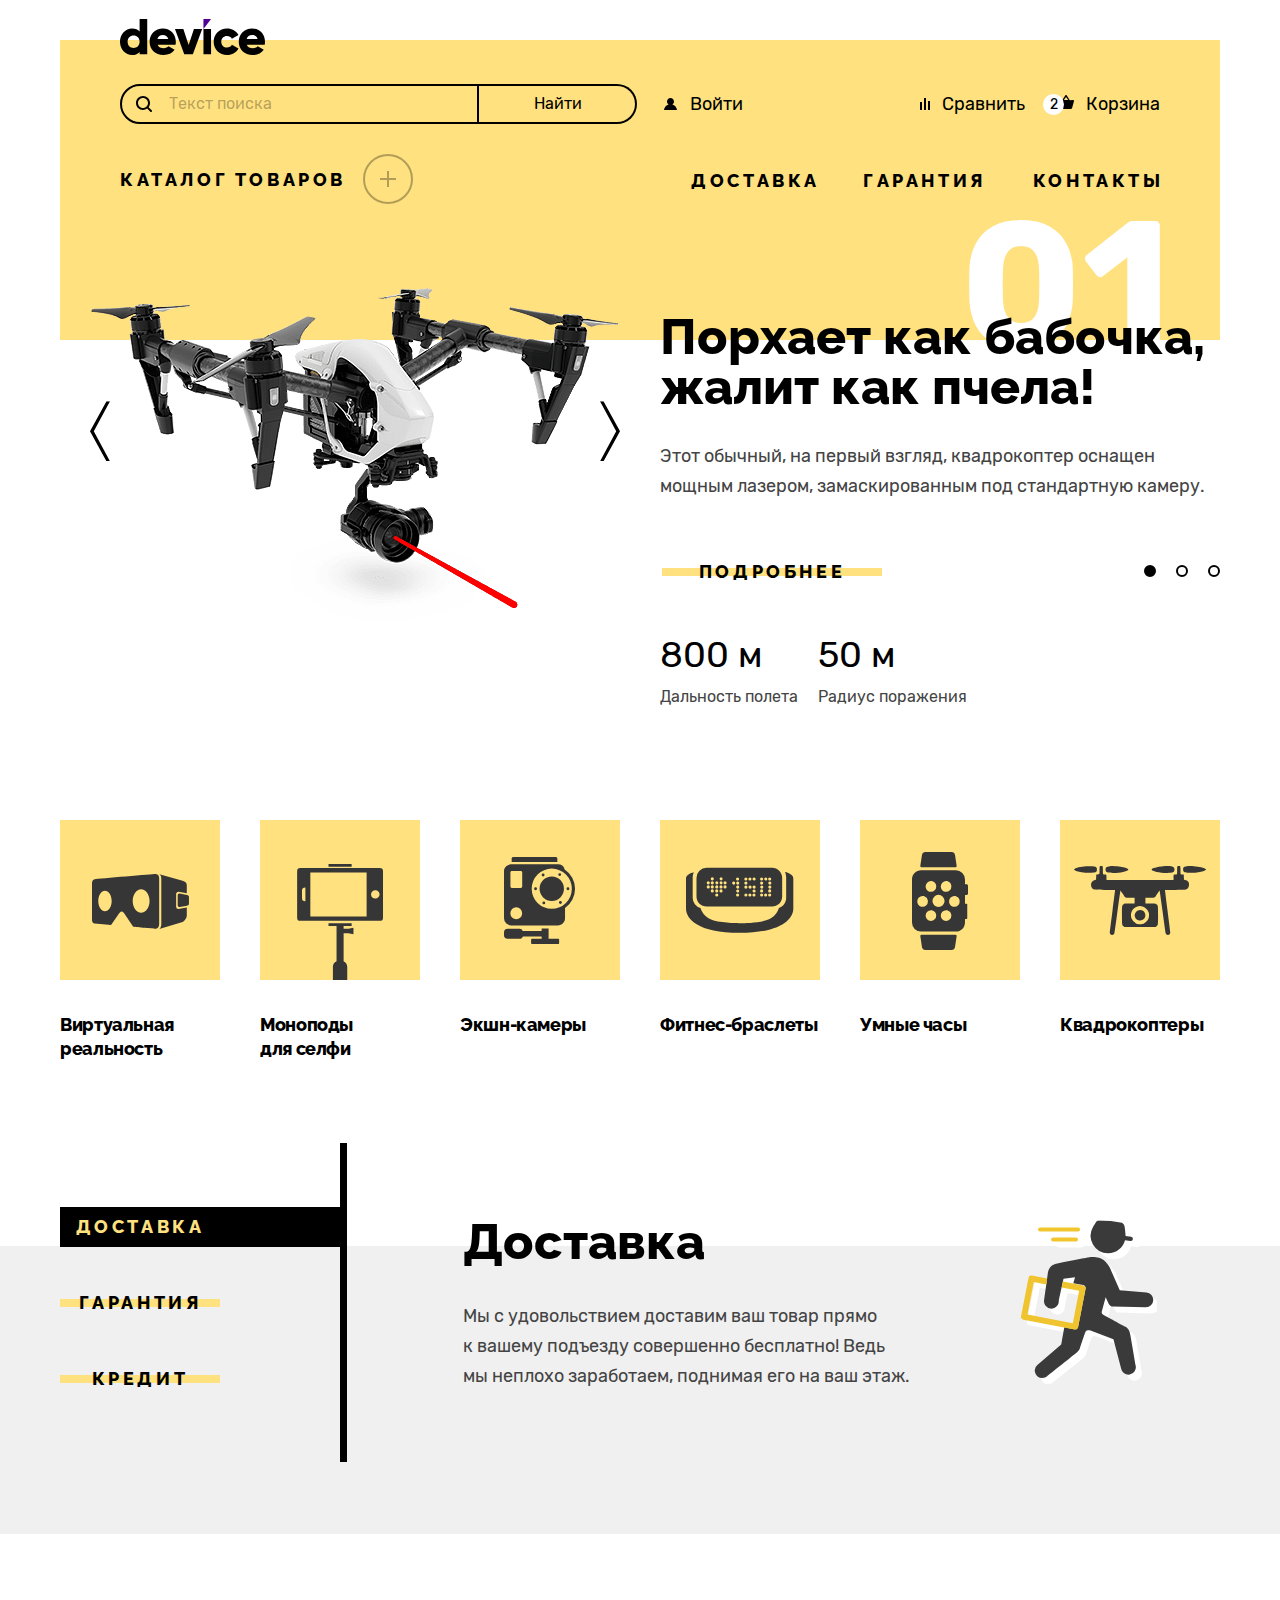
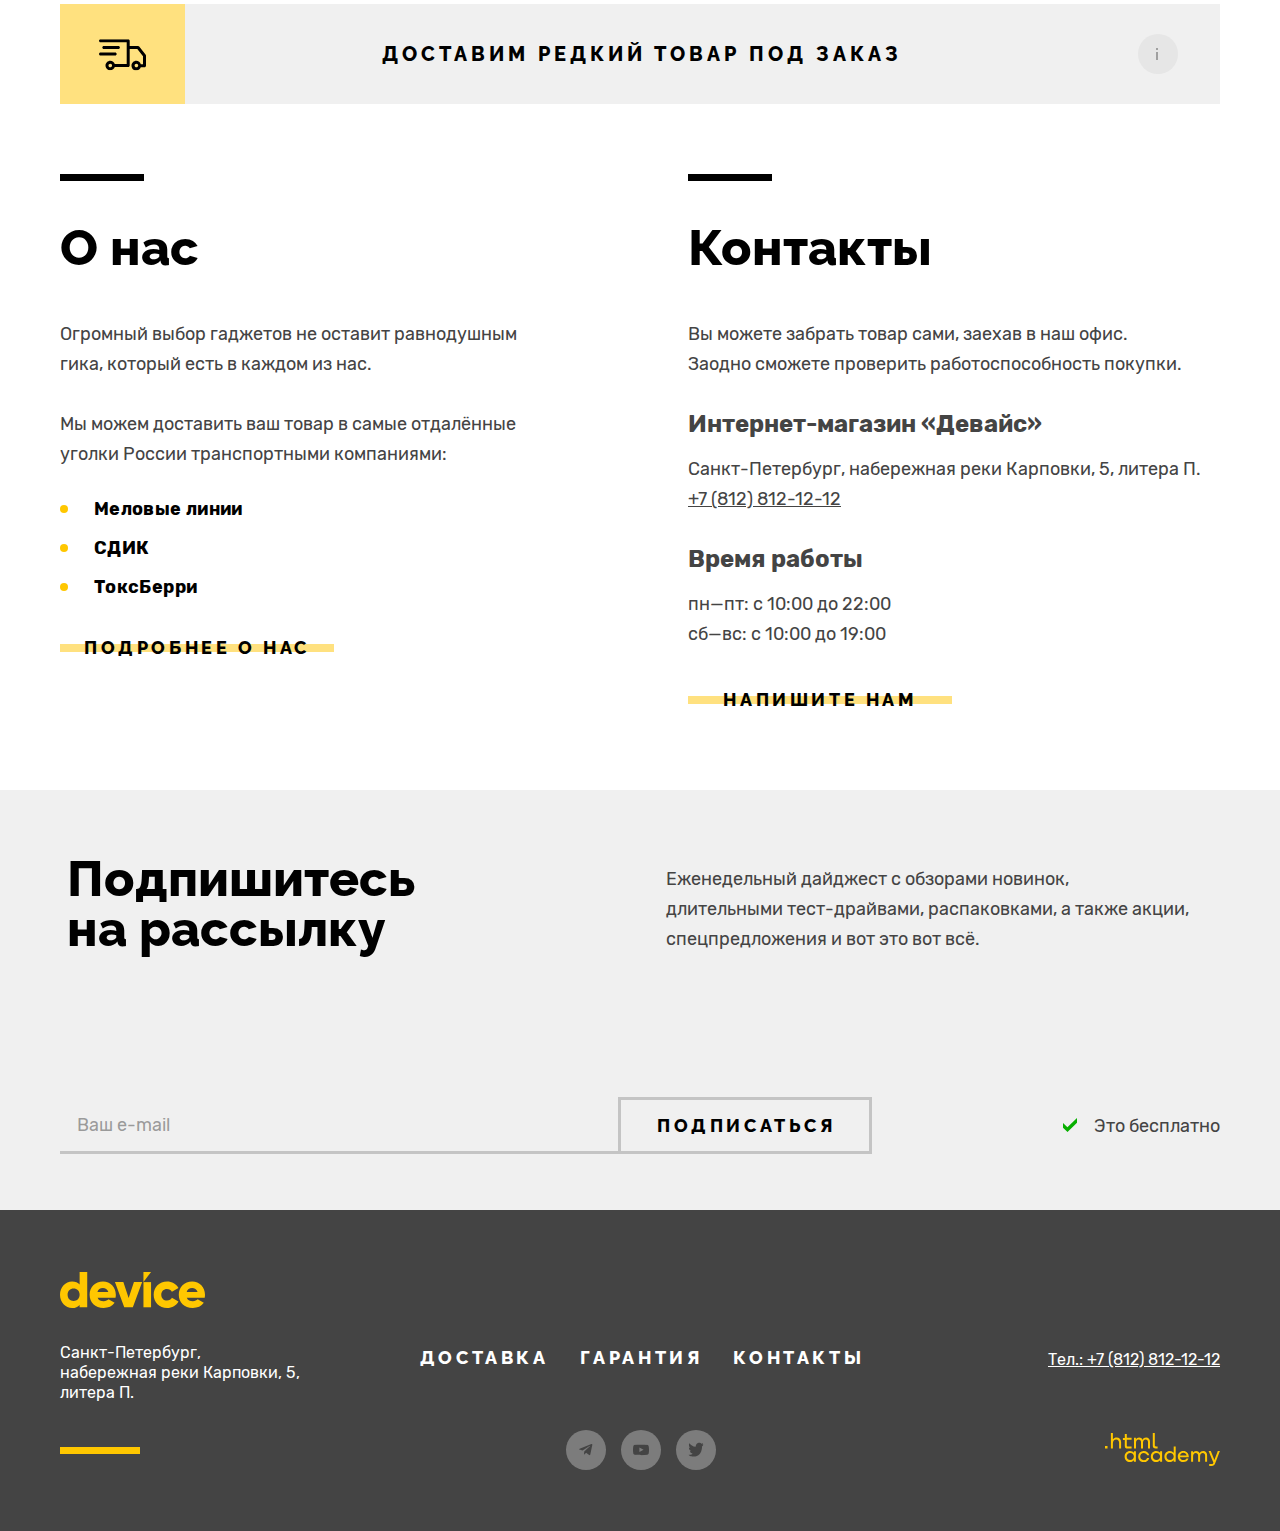
<file: index.html>
<!DOCTYPE html>
<html lang="ru">
  <head>
    <meta charset="utf-8">
    <meta name="viewport" content="width=device-width, initial-scale=1.0">
    <meta name="description" content="Девайс - магазин гаджетов с боьшим выбором товаров и доставкой в самые отдаленные уголки России.">
    <meta name="keywords" content="Девайс, гаджеты, виртуальная реальность, моноподы для селфи, экшн-камеры, фитнес-браслеты, умные часы, квадрокоптеры.">
    <link rel="icon" type="image/png" href="images/favicon.png" sizes="32x32">
    <link rel="icon" href="favicon.ico" type="image/x-icon" sizes="32x32">
    <link rel="shortcut icon" href="favicon.ico" type="image/x-icon" sizes="32x32">
    <link href="styles/styles.css" rel="stylesheet">
    <title>HTML Academy: Девайс - главная страница</title>
  </head>
  <body>
    <div class="container">
      <header class="page-header index-header" id="header-main">
        <h1 class="visually-hidden">Главная страница магазина гаджетов Девайс</h1>
        <h2 class="visually-hidden">Шапка сайта</h2>
        <a class="header-logo-link" href="index.html">
          <img src="images/logo-header.svg" width="145" height="36" alt="Главный логотип девайс, черный.">
        </a>
        <form class="search-form" action="https://echo.htmlacademy.ru" method="post">
          <label class="search-input-label" for="search-field">
            <span class="visually-hidden">Введите предмет поиска</span>
          </label>
          <input class="search-input" id="search-field" name="search" type="text" placeholder="Текст поиска" value="" required>
          <button class="search-btn" type="submit">Найти</button>
        </form>
        <ul class="user-menu user-menu-logged-in">
          <li class="user-menu-item">
            <a class="user-menu-link" href="#">Войти</a>
          </li>
          <li class="user-menu-item">
            <a class="user-menu-link" href="#">Коля Петухов</a>
          </li>
          <li class="user-menu-item">
            <a class="user-menu-link user-menu-exit-link" href="#">Выйти</a>
          </li>
          <li class="user-menu-item">
            <a class="user-menu-link" href="#">Сравнить</a>
          </li>
          <li class="user-menu-item">
            <a class="user-menu-link cart-link" href="#">
              <span class="items-in-cart">2</span>
              <span>Корзина</span>
            </a>
            <div class="cart-popover">
              <ul class="cart-items-list">
                <li class="item-in-cart">
                  <a class="to-card-link-in-cart" href="#">
                    <div class="img-in-cart">
                      <img src="images/product-1.jpg" width="39" height="42" alt="">
                    </div>
                    <span>Любительская селфи&#8209;палка</span>
                  </a>
                  <button class="cart-delete-btn" type="button">
                    <span class="visually-hidden">Удалить из корзины</span>
                  </button>
                </li>
                <li class="item-in-cart">
                  <a class="to-card-link-in-cart" href="#">
                    <div class="img-in-cart">
                      <img src="images/product-2.jpg" width="39" height="42" alt="">
                    </div>
                    <span>Профессиональная селфи&#8209;палка</span>
                  </a>
                  <button class="cart-delete-btn" type="button">
                    <span class="visually-hidden">Удалить из корзины</span>
                  </button>
                </li>
              </ul>
              <div class="cart-info">
                <p class="in-cart-items-quantity">
                  <span>Товаров:</span>
                  <span class="items-quantity">2</span>
                </p>
                <p class="in-cart-price">
                  <span>Сумма:</span>
                  <span class="price">2000</span>
                  <span>&#8381;</span>
                </p>
              </div>
              <a class="to-cart-btn" href="#" aria-disabled="false">Открыть корзину</a>
            </div>
          </li>
        </ul>
        <ul class="header-site-menu">
          <li class="header-site-menu-item header-site-menu-catalog-item">
            <a class="header-site-menu-link to-catalog-link" href="catalog.html">
              <h3>Каталог товаров</h3>
            </a>
            <div class="subcatalog">
              <ul class="subcatalog-list">
                <li class="subcatalog-item">
                  <a class="subcatalog-link" href="#">Виртуальная реальность</a>
                </li>
                <li class="subcatalog-item">
                  <a class="subcatalog-link" href="#">Фитнес-браслеты</a>
                </li>
                <li class="subcatalog-item">
                  <a class="subcatalog-link" href="#">Квадрокоптеры</a>
                </li>
                <li class="subcatalog-item">
                  <a class="subcatalog-link" href="catalog.html">Моноподы для селфи</a>
                </li>
                <li class="subatalog-item">
                  <a class="subcatalog-link" href="#">Умные часы</a>
                </li>
                <li class="subatalog-item">
                  <a class="subcatalog-link" href="#">Экшн-камеры</a>
                </li>
              </ul>
            </div>
          </li>
          <li class="header-site-menu-item">
            <a class="header-site-menu-link" href="#">Доставка</a>
          </li>
          <li class="header-site-menu-item">
            <a class="header-site-menu-link" href="#">Гарантия</a>
          </li>
          <li class="header-site-menu-item">
            <a class="header-site-menu-link" href="#contacts-section">Контакт<!--Знаю, что это плохая практика и в реальном проекте я бы этого элемента span не оставлял, но это единственный способ вместить эту ссылку в контейнер и при этом вписаться в требования по pixel perfect из-за letter spacing-а--><span class="last-letter">ы</span></a>
          </li>
        </ul>
      </header>
    </div>
    <main class="index-main">
      <section class="slider container">
        <ul class="slides-list">
          <li class="slide-item slide-item-quadrocopter-one slide-item-shown">
            <div class="slide-img">
              <img src="images/slider-1.png" width="560" height="560" alt="Квадрокоптер с лазером.">
            </div>
            <div class="slide-info">
              <h2 class="section-title">Порхает как бабочка, жалит как пчела!</h2>
              <p class="slide-text">Этот обычный, на первый взгляд, квадрокоптер оснащен мощным лазером, замаскированным под стандартную камеру.</p>
              <a class="btn-accent slide-btn" href="#" aria-disabled="false">Подробнее</a>
              <dl class="slide-description-list">
                <div class="slide-description-item">
                  <dt>Дальность полета</dt>
                  <dd>800 м</dd>
                </div>
                <div class="slide-description-item">
                  <dt>Радиус поражения</dt>
                  <dd>50 м</dd>
                </div>
              </dl>
            </div>
          </li>
          <li class="slide-item slide-item-clock-one">
            <div class="slide-img">
              <img src="images/slider-2.png" width="560" height="560" alt="Фитнес-браслет.">
            </div>
            <div class="slide-info">
              <h2 class="section-title">Худеем правильно!</h2>
              <p class="slide-text">Мотивирующие фитнес-браслеты помогут найти в себе силы не пропускать занятия и соблюдать диету.</p>
              <a class="btn-accent slide-btn" href="#" aria-disabled="false">Подробнее</a>
              <dl class="slide-description-list">
                <div class="slide-description-item">
                  <dt>Без подзарядки</dt>
                  <dd>48 часов</dd>
                </div>
              </dl>
            </div>
          </li>
          <li class="slide-item slide-item-monopod-one">
            <div class="slide-img">
              <img src="images/slider-3.png" width="560" height="560" alt="Палки для селфи.">
            </div>
            <div class="slide-info">
              <h2 class="section-title">Делай селфи, как Бен Стиллер!</h2>
              <p class="slide-text">Самая длинная палка для селфи доступна в нашем магазине. Восемь (Восемь, Карл!) метров длиной и весом всего 5 кг.</p>
              <a class="btn-accent slide-btn" href="#" aria-disabled="false">Подробнее</a>
              <dl class="slide-description-list">
                <div class="slide-description-item">
                  <dt>Длина палки</dt>
                  <dd>8,5 м</dd>
                </div>
                <div class="slide-description-item">
                  <dt>Вес палки</dt>
                  <dd>5 кг</dd>
                </div>
                <div class="slide-description-item">
                  <dt>Материал</dt>
                  <dd>Карбон</dd>
                </div>
              </dl>
            </div>
          </li>
        </ul>
        <button class="slide-control-arrow slide-control-prev" type="button">
          <span class="visually-hidden">Предыдущий слайд</span>
        </button>
        <button class="slide-control-arrow slide-control-next" type="button">
          <span class="visually-hidden">Следующий слайд</span>
        </button>
        <div class="slide-controls">
          <button class="slide-control slide-control-current" type="button">
            <span class="visually-hidden">Первый слайд</span>
          </button>
          <button class="slide-control" type="button">
            <span class="visually-hidden">Второй слайд</span>
          </button>
          <button class="slide-control" type="button">
            <span class="visually-hidden">Третий слайд</span>
          </button>
        </div>
      </section>
      <section class="catalog-menu-section container">
        <h2 class="visually-hidden">Меню каталога</h2>
        <ul class="catalog-menu">
          <li class="catalog-menu-item">
            <a class="catalog-menu-link virtual-reality-link" href="#">Виртуальная реальность</a>
          </li>
          <li class="catalog-menu-item">
            <a class="catalog-menu-link monopods-link" href="#">Моноподы для&nbsp;селфи</a>
          </li>
          <li class="catalog-menu-item">
            <a class="catalog-menu-link action-cameras-link" href="#">Экшн-камеры</a>
          </li>
          <li class="catalog-menu-item">
            <a class="catalog-menu-link fitness-bracelets-link" href="#">Фитнес-браслеты</a>
          </li>
          <li class="catalog-menu-item">
            <a class="catalog-menu-link clever-clocks-link" href="#">Умные часы</a>
          </li>
          <li class="catalog-menu-item">
            <a class="catalog-menu-link quadrocopters-link" href="#">Квадрокоптеры</a>
          </li>
        </ul>
      </section>
      <section class="delivery-guarantee-credit">
        <div class="container delivery-guarantee-credit-wrapper">
          <ul class="tab-menu-list" role="tablist">
            <li class="tab-menu-item tab-menu-item-selected" id="tab-1" role="tab" aria-selected="true" aria-controls="panel-1">
              <a class="btn-accent tab-menu-btn" href="#" aria-disabled="false">Доставка</a>
            </li>
            <li class="tab-menu-item" id="tab-2" role="tab" aria-selected="false" aria-controls="panel-2">
              <a class="btn-accent tab-menu-btn" href="#" aria-disabled="false">Гарантия</a>
            </li>
            <li class="tab-menu-item" id="tab-3" role="tab" aria-selected="false" aria-controls="panel-3">
              <a class="btn-accent tab-menu-btn" href="#" aria-disabled="false">Кредит</a>
            </li>
          </ul>
          <ul class="tabpanel-content-list">
            <li class="tabpanel-content-item tabpanel-content-item-shown">
              <div class="tabpanel-content" id="panel-1" role="tabpanel" aria-labelledby="tab-1">
                <h2 class="section-title">Доставка</h2>
                <p class="tabpanel-info">Мы с удовольствием доставим ваш товар прямо к&nbsp;вашему подъезду совершенно бесплатно! Ведь мы&nbsp;неплохо заработаем, поднимая его на ваш этаж.</p>
              </div>
            </li>
            <li class="tabpanel-content-item">
              <div id="panel-2" role="tabpanel" aria-labelledby="tab-2">
                <h2 class="section-title">Гарантия</h2>
                <p class="tabpanel-info">Если из-за возгорания купленного у нас товара у вас сгорит дом — не переживайте, мы выдадим вам новый. Товар, не дом, конечно же.</p>
              </div>
            </li>
            <li class="tabpanel-content-item">
              <div id="panel-3" role="tabpanel" aria-labelledby="tab-3">
                <h2 class="section-title">Кредит</h2>
                <p class="tabpanel-info">Залезть в долговую яму стало проще! Кредитные консультанты подберут для вас наиболее выгодные условия кредита. Выгодные для банка, разумеется.</p>
              </div>
            </li>
          </ul>
        </div>
      </section>
      <section class="delivery-banner container">
        <h2 class="visually-hidden">Доставка редких товаров</h2>
        <a class="delivery-banner-link" href="#">Доставим редкий товар под заказ</a>
        <a class="delivery-banner-btn" href="#">
          <span class="visually-hidden">Информация</span>
        </a>
      </section>
      <div class="index-columns container">
        <section class="about">
          <h2 class="section-title">О нас</h2>
          <p class="about-text">Огромный выбор гаджетов не оставит равнодушным гика, который есть в каждом из нас.</p>
          <p class="about-text">Мы можем доставить ваш товар в самые отдалённые уголки России транспортными компаниями:</p>
          <ul class="about-list">
            <li class="about-item">Меловые линии</li>
            <li class="about-item">СДИК</li>
            <li class="about-item">ТоксБерри</li>
          </ul>
          <a class="btn-accent about-btn" href="#" aria-disabled="false">Подробнее о нас</a>
        </section>
        <section class="contacts" id="contacts-section">
          <h2 class="section-title">Контакты</h2>
          <p class="contacts-text contacts-text-paragraph">Вы можете забрать товар сами, заехав в наш офис. Заодно&nbsp;сможете проверить работоспособность покупки.</p>
          <h3 class="section-subtitle">Интернет-магазин «Девайс»</h3>
          <address class="contacts-text">Санкт-Петербург, набережная реки Карповки, 5, литера П.</address>
          <a class="contacts-tel-link" href="tel:+78128121212">+7 (812) 812-12-12</a>
          <h3 class="section-subtitle">Время работы</h3>
          <p class="contacts-text contacts-text-paragraph">пн—пт: с 10:00 до 22:00</p>
          <p class="contacts-text contacts-text-paragraph">сб—вс: с 10:00 до 19:00</p>
          <a class="btn-accent contacts-btn" href="#" aria-disabled="false">Напишите нам</a>
        </section>
      </div>
      <section class="subscribe">
        <div class="container">
          <div class="subscribe-top">
            <h2 class="section-title">Подпишитесь на&nbsp;рассылку</h2>
            <p class="subscribe-text">Еженедельный дайджест с обзорами новинок, длительными&nbsp;тест-драйвами, распаковками, а также акции, спецпредложения и вот это вот всё.</p>
          </div>
          <div class="subscribe-bottom">
            <form class="subscribe-form" action="https://echo.htmlacademy.ru" method="post">
              <label class="visually-hidden" for="subscribe-email-field">Введите Ваш e-mail</label>
              <input class="subscribe-email-input" id="subscribe-email-field" name="email" type="email" placeholder="Ваш e-mail" value="" required>
              <button class="subscribe-btn" type="submit">Подписаться</button>
            </form>
            <span class="free-label">Это бесплатно</span>
          </div>
        </div>
      </section>
    </main>
    <footer class="page-footer">
      <h2 class="visually-hidden">Подвал сайта</h2>
      <div class="container footer-wrapper">
        <a class="footer-logo-link" href="#header-main">
          <img src="images/logo-footer.svg" width="145" height="36" alt="Главный логотип девайс, желтого цвета.">
        </a>
        <address>Санкт-Петербург, набережная реки Карповки, 5, литера П.</address>
        <ul class="footer-site-menu">
          <li class="footer-site-menu-item">
            <a class="footer-site-menu-link" href="#">Доставка</a>
          </li>
          <li class="footer-site-menu-item">
            <a class="footer-site-menu-link" href="#">Гарантия</a>
          </li>
          <li class="footer-site-menu-item">
            <a class="footer-site-menu-link" href="#">Контакты</a>
          </li>
        </ul>
        <a class="footer-tel-link" href="tel:+78128121212">Тел.: +7 (812) 812-12-12</a>
        <ul class="footer-socials-list">
          <li class="footer-socials-item">
            <a class="footer-socials-link footer-socials-telegram" href="https://t.me/htmlacademy">
              <svg width="14" height="12" viewBox="0 0 14 12" fill="none" xmlns="http://www.w3.org/2000/svg" role="img" aria-label="Иконка Телеграма.">
              <path d="M12.44.07.62 4.63c-.8.33-.8.78-.14.98l3.03.94 7.02-4.43c.33-.2.64-.09.39.13l-5.7 5.13-.2 3.13c.3 0 .44-.14.61-.3l1.48-1.44 3.06 2.27c.57.31.97.15 1.12-.53l2-9.48c.21-.83-.3-1.2-.85-.96Z" fill="currentColor"/></svg>
            </a>
          </li>
          <li class="footer-socials-item">
            <a class="footer-socials-link footer-socials-youtube" href="https://www.youtube.com/user/htmlacademyru">
              <svg width="16" height="11" viewBox="0 0 16 11" fill="none" xmlns="http://www.w3.org/2000/svg" role="img" aria-label="Иконка Ютуба.">
              <path d="M15.67 1.67c-.1-.32-.27-.61-.51-.84-.25-.24-.56-.41-.9-.5C13.01 0 8 0 8 0 5.9-.02 3.8.08 1.74.32 1.4.4 1.1.58.84.82c-.24.24-.42.53-.51.85A19.4 19.4 0 0 0 0 5.34C0 6.56.1 7.79.33 9c.09.32.27.61.51.85.25.23.56.4.9.5 1.27.32 6.26.32 6.26.32 2.09.02 4.18-.08 6.26-.31.34-.09.65-.26.9-.5.24-.23.42-.52.5-.84.24-1.21.35-2.44.34-3.67.02-1.23-.1-2.46-.33-3.68ZM6.4 7.62V3.05l4.18 2.29L6.4 7.62Z" fill="currentColor"/></svg>
            </a>
          </li>
          <li class="footer-socials-item">
            <a class="footer-socials-link footer-socials-twitter" href="https://twitter.com/htmlacademy_ru">
              <svg width="15" height="15" viewBox="0 0 15 15" fill="none" xmlns="http://www.w3.org/2000/svg" role="img" aria-label="Иконка Твиттера.">
              <path d="M9.7.16c1.5-.5 2.6.3 3.2 1.1.5-.2 1.1-.4 1.7-.6 0 .8-.5 1.4-.8 1.6.7.2 1.2-.4 1.2-.4-.1.9-.9 1.7-1.4 1.9-.2 6.3-2.8 10.4-8.9 10.3h-.4c-.3 0-3.7-.4-4.3-1.8 2 .2 3.4-.4 4.1-1.1-.8-.3-2.4-.4-2.6-2.8.3.2.5.3 1.1.2-1.1-.8-2.3-1.5-2.2-3.5.3.3.9.5 1.2.4C1 5.26-.2 2.36.8.86c1.6 1.7 3.3 3.4 6.3 3.5.2-2.1 1-3.5 2.6-4.2Z" fill="currentColor"/></svg>
            </a>
          </li>
        </ul>
        <a class="footer-htmlacademy-link" href="https://htmlacademy.ru/">
          <svg width="115" height="33" viewBox="0 0 115 33" fill="none" xmlns="http://www.w3.org/2000/svg" role="img" aria-label="Иконка html-академии.">
          <path d="M0 12.9v2.6h2.5v-2.6H0ZM11.6 4.5c-1.6 0-2.8.7-3.6 1.7h-.1V0h-2v15.5h2v-5.3c0-2.1 1.3-3.6 3.3-3.6 1.8 0 2.9 1.4 2.9 3.2v5.7h2V9.4c.1-3-1.8-4.9-4.5-4.9ZM26.6 4.8h-4.8V1.1h-2v3.8h-1.9v2h1.9v6c0 1.7 1 2.7 2.7 2.7h4.1v-2h-3.7c-.7 0-1.1-.4-1.1-1.1V6.8h4.8v-2ZM41.1 4.6c-1.6 0-2.9.8-3.5 2.1h-.1c-.6-1.2-1.8-2.1-3.4-2.1-1.4 0-2.5.8-3.1 1.8h-.1V4.8H29v10.6h2V10c0-2 1-3.5 2.6-3.5 1.5 0 2.4 1 2.4 2.6v6.3h2V9.8c0-2.4 1.4-3.3 2.6-3.3 1.5 0 2.4 1 2.4 2.6v6.3h2V8.9c.1-2.5-1.4-4.3-3.9-4.3ZM47.8 12.7c0 1.7 1 2.7 2.8 2.7h2v-2h-1.7c-.7 0-1.1-.4-1.1-1.1V0h-2v12.7ZM28.9 19.7c-.9-1.1-2.2-1.8-3.9-1.8-3.1 0-5.4 2.3-5.4 5.6s2.3 5.6 5.4 5.6c1.8 0 3-.8 3.8-1.9h.1v1.6h2V18.2h-2v1.5Zm-3.6 7.4c-2.2 0-3.6-1.6-3.6-3.6s1.4-3.6 3.6-3.6 3.6 1.6 3.6 3.6c0 1.9-1.4 3.6-3.6 3.6ZM44.2 22c-.5-2.4-2.6-4.1-5.4-4.1a5.4 5.4 0 0 0-5.6 5.6c0 3.1 2.2 5.6 5.6 5.6 2.8 0 4.9-1.8 5.4-4.2h-2.1a3.4 3.4 0 0 1-3.3 2.3c-2.2 0-3.6-1.6-3.6-3.6s1.4-3.6 3.6-3.6c1.6 0 2.8 1 3.3 2.2h2.1V22ZM55.1 19.7c-.9-1.1-2.2-1.8-3.9-1.8-3.1 0-5.4 2.3-5.4 5.6s2.3 5.6 5.4 5.6c1.8 0 3-.8 3.8-1.9h.1v1.6h2V18.2h-2v1.5Zm-3.6 7.4c-2.2 0-3.6-1.6-3.6-3.6s1.4-3.6 3.6-3.6 3.6 1.6 3.6 3.6c0 1.9-1.5 3.6-3.6 3.6ZM68.7 19.8c-.9-1.1-2.2-1.9-3.9-1.9-3.1 0-5.4 2.3-5.4 5.6s2.2 5.6 5.4 5.6c1.7 0 3-.8 3.8-1.8h.1v1.5h2V13.4h-2v6.4Zm-3.6 7.3c-2.2 0-3.6-1.6-3.6-3.6s1.4-3.6 3.6-3.6 3.6 1.6 3.6 3.6c-.1 2-1.5 3.6-3.6 3.6ZM78.3 17.9c-3.3 0-5.5 2.5-5.5 5.6 0 3 2.1 5.6 5.5 5.6 2.5 0 4.5-1.3 5.2-3.6h-2.1c-.5 1-1.6 1.6-3 1.6-1.9 0-3.3-1.3-3.4-2.9h8.8c.2-3.6-2-6.3-5.5-6.3Zm0 1.9c1.7 0 3 1 3.3 2.6h-6.5c.3-1.5 1.5-2.6 3.2-2.6ZM98.2 17.9c-1.6 0-2.9.8-3.6 2h-.1c-.6-1.2-1.8-2-3.4-2-1.4 0-2.5.7-3.1 1.8v-1.5h-1.9v10.6h2v-5.4c0-2 1-3.4 2.6-3.5 1.5 0 2.4 1 2.4 2.6v6.3h2v-5.6c0-2.4 1.4-3.3 2.6-3.3 1.5 0 2.4 1 2.4 2.6v6.3h2v-6.5c.1-2.6-1.4-4.4-3.9-4.4ZM109.4 27l-3.6-8.9h-2.2l4.8 11.6c-.3.9-.7 1.2-1.7 1.2h-2.5v2h2.5c1.8 0 2.8-.8 3.5-2.6l4.7-12.2h-2.1l-3.4 8.9Z" fill="currentColor"/></svg>
        </a>
      </div>
    </footer>
    <div class="modal-container">
      <div class="modal modal-delivery">
        <header class="modal-delivery-header">
          <h2 class="section-title">Доставка под заказ</h2>
          <button class="modal-close-btn" type="button">
            <span class="visually-hidden">Закрыть окно</span>
          </button>
        </header>
        <form class="delivery-form" action="https://echo.htmlacademy.ru" method="post">
          <div class="input-content-wrapper">
            <div class="delivery-name-input-label-wrapper">
              <input class="delivery-name-input" id="delivery-name-field" name="name" type="text" placeholder="Введите имя" value="" required>
              <label class="delivery-form-label" for="delivery-name-field">Ваше имя:</label>
            </div>
            <p class="delivery-form-text">Добавьте имя</p>
          </div>
          <div class="input-content-wrapper">
            <div class="delivery-email-input-label-wrapper">
              <input class="delivery-email-input delivery-input-error" id="delivery-email-field" name="email" type="email" placeholder="почта" value="" required>
              <label class="delivery-form-label" for="delivery-email-field">Ваш e-mail:</label>
            </div>
            <p class="delivery-form-text">Забавный у вас адрес</p>
          </div>
          <div class="input-content-wrapper">
            <label class="delivery-form-label" for="delivery-items-field">Что нужно привезти:</label>
            <input class="delivery-items-input" id="delivery-items-field" name="delivery-items" type="text" placeholder="В свободной форме" value="" required>
          </div>
          <div class="input-content-wrapper">
            <div class="label-with-tooltip-wrapper">
              <label class="delivery-form-label" for="items-quantity-field">Количество:</label>
              <button class="tooltip-btn modal-delivery-tooltip-btn" type="button">
                <span class="visually-hidden">Информация</span>
              </button>
              <div class="tooltip" id="tooltip-wrapper" role="tooltip">
                <p class="tooltip-text">Постараемся найти, сколько нужно. Привезём сколько получится по требованиям к&nbsp;провозу багажа.</p>
              </div>
            </div>
            <div class="input-with-btns-wrapper">
              <button class="input-number-btn quantity-decrease-btn" type="button">
                <span class="visually-hidden">Уменьшить количкство товаров</span>
              </button>
              <button class="input-number-btn quantity-increase-btn" type="button">
                <span class="visually-hidden">Увеличить количество товаров</span>
              </button>
              <input class="items-quantity-input" id="items-quantity-field" name="items-quantity" type="number" value="1" required>
            </div>
          </div>
          <button class="btn-accent delivery-modal-btn-send" type="submit">Отправить</button>
        </form>
      </div>
    </div>
  </body>
</html>
</file>
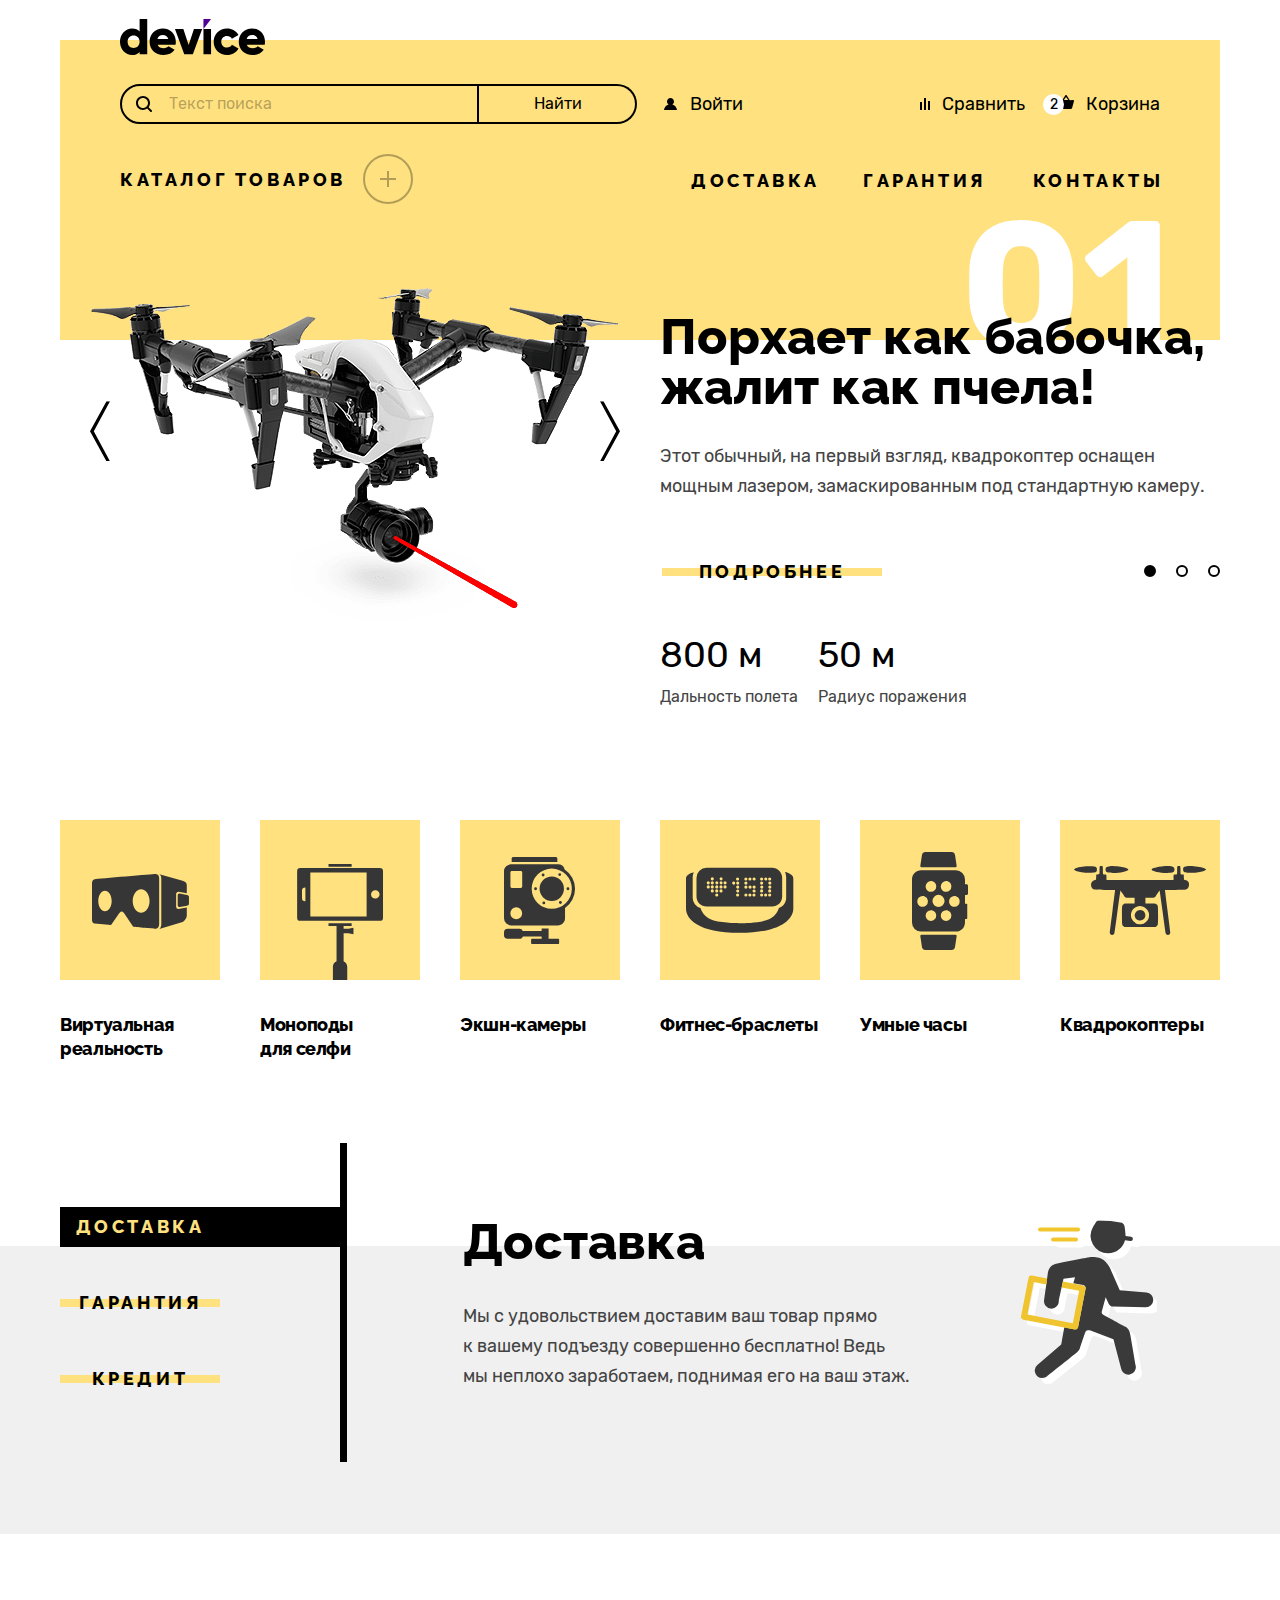
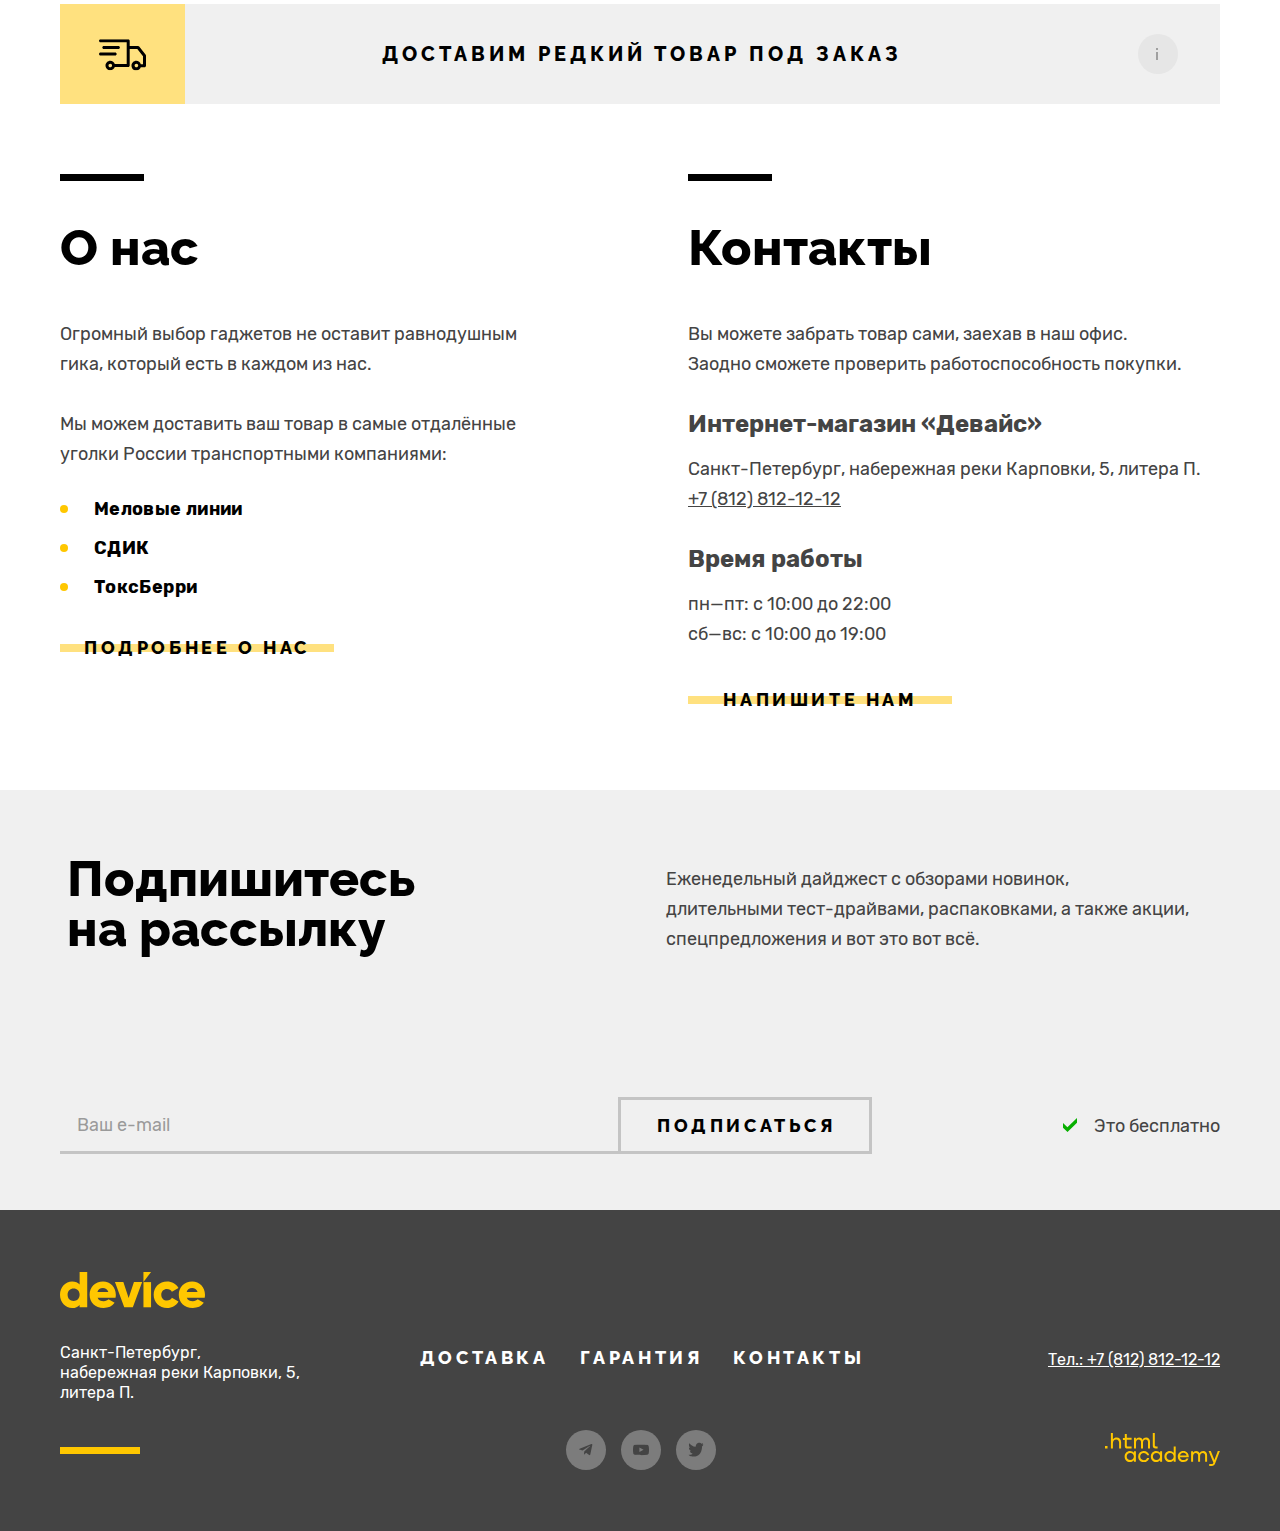
<file: master/index.html>
<!DOCTYPE html>
<html lang="ru">
  <head>
    <meta charset="utf-8">
    <meta name="viewport" content="width=device-width, initial-scale=1.0">
    <meta name="description" content="Девайс - магазин гаджетов с боьшим выбором товаров и доставкой в самые отдаленные уголки России.">
    <meta name="keywords" content="Девайс, гаджеты, виртуальная реальность, моноподы для селфи, экшн-камеры, фитнес-браслеты, умные часы, квадрокоптеры.">
    <link rel="icon" type="image/png" href="images/favicon.png" sizes="32x32">
    <link rel="icon" href="favicon.ico" type="image/x-icon" sizes="32x32">
    <link rel="shortcut icon" href="favicon.ico" type="image/x-icon" sizes="32x32">
    <link href="styles/styles.css" rel="stylesheet">
    <title>HTML Academy: Девайс - главная страница</title>
    <base href="https://htmlacademy-htmlcss.github.io/541503-device-34/master/">
</head>
  <body>
    <div class="container">
      <header class="page-header index-header" id="header-main">
        <h1 class="visually-hidden">Главная страница магазина гаджетов Девайс</h1>
        <h2 class="visually-hidden">Шапка сайта</h2>
        <a class="header-logo-link" href="index.html">
          <img src="images/logo-header.svg" width="145" height="36" alt="Главный логотип девайс, черный.">
        </a>
        <form class="search-form" action="https://echo.htmlacademy.ru" method="post">
          <label class="search-input-label" for="search-field">
            <span class="visually-hidden">Введите предмет поиска</span>
          </label>
          <input class="search-input" id="search-field" name="search" type="text" placeholder="Текст поиска" value="" required>
          <button class="search-btn" type="submit">Найти</button>
        </form>
        <ul class="user-menu user-menu-logged-in">
          <li class="user-menu-item">
            <a class="user-menu-link" href="#">Войти</a>
          </li>
          <li class="user-menu-item">
            <a class="user-menu-link" href="#">Коля Петухов</a>
          </li>
          <li class="user-menu-item">
            <a class="user-menu-link user-menu-exit-link" href="#">Выйти</a>
          </li>
          <li class="user-menu-item">
            <a class="user-menu-link" href="#">Сравнить</a>
          </li>
          <li class="user-menu-item">
            <a class="user-menu-link cart-link" href="#">
              <span class="items-in-cart">2</span>
              <span>Корзина</span>
            </a>
            <div class="cart-popover">
              <ul class="cart-items-list">
                <li class="item-in-cart">
                  <a class="to-card-link-in-cart" href="#">
                    <div class="img-in-cart">
                      <img src="images/product-1.jpg" width="39" height="42" alt="">
                    </div>
                    <span>Любительская селфи&#8209;палка</span>
                  </a>
                  <button class="cart-delete-btn" type="button">
                    <span class="visually-hidden">Удалить из корзины</span>
                  </button>
                </li>
                <li class="item-in-cart">
                  <a class="to-card-link-in-cart" href="#">
                    <div class="img-in-cart">
                      <img src="images/product-2.jpg" width="39" height="42" alt="">
                    </div>
                    <span>Профессиональная селфи&#8209;палка</span>
                  </a>
                  <button class="cart-delete-btn" type="button">
                    <span class="visually-hidden">Удалить из корзины</span>
                  </button>
                </li>
              </ul>
              <div class="cart-info">
                <p class="in-cart-items-quantity">
                  <span>Товаров:</span>
                  <span class="items-quantity">2</span>
                </p>
                <p class="in-cart-price">
                  <span>Сумма:</span>
                  <span class="price">2000</span>
                  <span>&#8381;</span>
                </p>
              </div>
              <a class="to-cart-btn" href="#" aria-disabled="false">Открыть корзину</a>
            </div>
          </li>
        </ul>
        <ul class="header-site-menu">
          <li class="header-site-menu-item header-site-menu-catalog-item">
            <a class="header-site-menu-link to-catalog-link" href="catalog.html">
              <h3>Каталог товаров</h3>
            </a>
            <div class="subcatalog">
              <ul class="subcatalog-list">
                <li class="subcatalog-item">
                  <a class="subcatalog-link" href="#">Виртуальная реальность</a>
                </li>
                <li class="subcatalog-item">
                  <a class="subcatalog-link" href="#">Фитнес-браслеты</a>
                </li>
                <li class="subcatalog-item">
                  <a class="subcatalog-link" href="#">Квадрокоптеры</a>
                </li>
                <li class="subcatalog-item">
                  <a class="subcatalog-link" href="catalog.html">Моноподы для селфи</a>
                </li>
                <li class="subatalog-item">
                  <a class="subcatalog-link" href="#">Умные часы</a>
                </li>
                <li class="subatalog-item">
                  <a class="subcatalog-link" href="#">Экшн-камеры</a>
                </li>
              </ul>
            </div>
          </li>
          <li class="header-site-menu-item">
            <a class="header-site-menu-link" href="#">Доставка</a>
          </li>
          <li class="header-site-menu-item">
            <a class="header-site-menu-link" href="#">Гарантия</a>
          </li>
          <li class="header-site-menu-item">
            <a class="header-site-menu-link" href="#contacts-section">Контакт<!--Знаю, что это плохая практика и в реальном проекте я бы этого элемента span не оставлял, но это единственный способ вместить эту ссылку в контейнер и при этом вписаться в требования по pixel perfect из-за letter spacing-а--><span class="last-letter">ы</span></a>
          </li>
        </ul>
      </header>
    </div>
    <main class="index-main">
      <section class="slider container">
        <ul class="slides-list">
          <li class="slide-item slide-item-quadrocopter-one slide-item-shown">
            <div class="slide-img">
              <img src="images/slider-1.png" width="560" height="560" alt="Квадрокоптер с лазером.">
            </div>
            <div class="slide-info">
              <h2 class="section-title">Порхает как бабочка, жалит как пчела!</h2>
              <p class="slide-text">Этот обычный, на первый взгляд, квадрокоптер оснащен мощным лазером, замаскированным под стандартную камеру.</p>
              <a class="btn-accent slide-btn" href="#" aria-disabled="false">Подробнее</a>
              <dl class="slide-description-list">
                <div class="slide-description-item">
                  <dt>Дальность полета</dt>
                  <dd>800 м</dd>
                </div>
                <div class="slide-description-item">
                  <dt>Радиус поражения</dt>
                  <dd>50 м</dd>
                </div>
              </dl>
            </div>
          </li>
          <li class="slide-item slide-item-clock-one">
            <div class="slide-img">
              <img src="images/slider-2.png" width="560" height="560" alt="Фитнес-браслет.">
            </div>
            <div class="slide-info">
              <h2 class="section-title">Худеем правильно!</h2>
              <p class="slide-text">Мотивирующие фитнес-браслеты помогут найти в себе силы не пропускать занятия и соблюдать диету.</p>
              <a class="btn-accent slide-btn" href="#" aria-disabled="false">Подробнее</a>
              <dl class="slide-description-list">
                <div class="slide-description-item">
                  <dt>Без подзарядки</dt>
                  <dd>48 часов</dd>
                </div>
              </dl>
            </div>
          </li>
          <li class="slide-item slide-item-monopod-one">
            <div class="slide-img">
              <img src="images/slider-3.png" width="560" height="560" alt="Палки для селфи.">
            </div>
            <div class="slide-info">
              <h2 class="section-title">Делай селфи, как Бен Стиллер!</h2>
              <p class="slide-text">Самая длинная палка для селфи доступна в нашем магазине. Восемь (Восемь, Карл!) метров длиной и весом всего 5 кг.</p>
              <a class="btn-accent slide-btn" href="#" aria-disabled="false">Подробнее</a>
              <dl class="slide-description-list">
                <div class="slide-description-item">
                  <dt>Длина палки</dt>
                  <dd>8,5 м</dd>
                </div>
                <div class="slide-description-item">
                  <dt>Вес палки</dt>
                  <dd>5 кг</dd>
                </div>
                <div class="slide-description-item">
                  <dt>Материал</dt>
                  <dd>Карбон</dd>
                </div>
              </dl>
            </div>
          </li>
        </ul>
        <button class="slide-control-arrow slide-control-prev" type="button">
          <span class="visually-hidden">Предыдущий слайд</span>
        </button>
        <button class="slide-control-arrow slide-control-next" type="button">
          <span class="visually-hidden">Следующий слайд</span>
        </button>
        <div class="slide-controls">
          <button class="slide-control slide-control-current" type="button">
            <span class="visually-hidden">Первый слайд</span>
          </button>
          <button class="slide-control" type="button">
            <span class="visually-hidden">Второй слайд</span>
          </button>
          <button class="slide-control" type="button">
            <span class="visually-hidden">Третий слайд</span>
          </button>
        </div>
      </section>
      <section class="catalog-menu-section container">
        <h2 class="visually-hidden">Меню каталога</h2>
        <ul class="catalog-menu">
          <li class="catalog-menu-item">
            <a class="catalog-menu-link virtual-reality-link" href="#">Виртуальная реальность</a>
          </li>
          <li class="catalog-menu-item">
            <a class="catalog-menu-link monopods-link" href="#">Моноподы для&nbsp;селфи</a>
          </li>
          <li class="catalog-menu-item">
            <a class="catalog-menu-link action-cameras-link" href="#">Экшн-камеры</a>
          </li>
          <li class="catalog-menu-item">
            <a class="catalog-menu-link fitness-bracelets-link" href="#">Фитнес-браслеты</a>
          </li>
          <li class="catalog-menu-item">
            <a class="catalog-menu-link clever-clocks-link" href="#">Умные часы</a>
          </li>
          <li class="catalog-menu-item">
            <a class="catalog-menu-link quadrocopters-link" href="#">Квадрокоптеры</a>
          </li>
        </ul>
      </section>
      <section class="delivery-guarantee-credit">
        <div class="container delivery-guarantee-credit-wrapper">
          <ul class="tab-menu-list" role="tablist">
            <li class="tab-menu-item tab-menu-item-selected" id="tab-1" role="tab" aria-selected="true" aria-controls="panel-1">
              <a class="btn-accent tab-menu-btn" href="#" aria-disabled="false">Доставка</a>
            </li>
            <li class="tab-menu-item" id="tab-2" role="tab" aria-selected="false" aria-controls="panel-2">
              <a class="btn-accent tab-menu-btn" href="#" aria-disabled="false">Гарантия</a>
            </li>
            <li class="tab-menu-item" id="tab-3" role="tab" aria-selected="false" aria-controls="panel-3">
              <a class="btn-accent tab-menu-btn" href="#" aria-disabled="false">Кредит</a>
            </li>
          </ul>
          <ul class="tabpanel-content-list">
            <li class="tabpanel-content-item tabpanel-content-item-shown">
              <div class="tabpanel-content" id="panel-1" role="tabpanel" aria-labelledby="tab-1">
                <h2 class="section-title">Доставка</h2>
                <p class="tabpanel-info">Мы с удовольствием доставим ваш товар прямо к&nbsp;вашему подъезду совершенно бесплатно! Ведь мы&nbsp;неплохо заработаем, поднимая его на ваш этаж.</p>
              </div>
            </li>
            <li class="tabpanel-content-item">
              <div id="panel-2" role="tabpanel" aria-labelledby="tab-2">
                <h2 class="section-title">Гарантия</h2>
                <p class="tabpanel-info">Если из-за возгорания купленного у нас товара у вас сгорит дом — не переживайте, мы выдадим вам новый. Товар, не дом, конечно же.</p>
              </div>
            </li>
            <li class="tabpanel-content-item">
              <div id="panel-3" role="tabpanel" aria-labelledby="tab-3">
                <h2 class="section-title">Кредит</h2>
                <p class="tabpanel-info">Залезть в долговую яму стало проще! Кредитные консультанты подберут для вас наиболее выгодные условия кредита. Выгодные для банка, разумеется.</p>
              </div>
            </li>
          </ul>
        </div>
      </section>
      <section class="delivery-banner container">
        <h2 class="visually-hidden">Доставка редких товаров</h2>
        <a class="delivery-banner-link" href="#">Доставим редкий товар под заказ</a>
        <a class="delivery-banner-btn" href="#">
          <span class="visually-hidden">Информация</span>
        </a>
      </section>
      <div class="index-columns container">
        <section class="about">
          <h2 class="section-title">О нас</h2>
          <p class="about-text">Огромный выбор гаджетов не оставит равнодушным гика, который есть в каждом из нас.</p>
          <p class="about-text">Мы можем доставить ваш товар в самые отдалённые уголки России транспортными компаниями:</p>
          <ul class="about-list">
            <li class="about-item">Меловые линии</li>
            <li class="about-item">СДИК</li>
            <li class="about-item">ТоксБерри</li>
          </ul>
          <a class="btn-accent about-btn" href="#" aria-disabled="false">Подробнее о нас</a>
        </section>
        <section class="contacts" id="contacts-section">
          <h2 class="section-title">Контакты</h2>
          <p class="contacts-text contacts-text-paragraph">Вы можете забрать товар сами, заехав в наш офис. Заодно&nbsp;сможете проверить работоспособность покупки.</p>
          <h3 class="section-subtitle">Интернет-магазин «Девайс»</h3>
          <address class="contacts-text">Санкт-Петербург, набережная реки Карповки, 5, литера П.</address>
          <a class="contacts-tel-link" href="tel:+78128121212">+7 (812) 812-12-12</a>
          <h3 class="section-subtitle">Время работы</h3>
          <p class="contacts-text contacts-text-paragraph">пн—пт: с 10:00 до 22:00</p>
          <p class="contacts-text contacts-text-paragraph">сб—вс: с 10:00 до 19:00</p>
          <a class="btn-accent contacts-btn" href="#" aria-disabled="false">Напишите нам</a>
        </section>
      </div>
      <section class="subscribe">
        <div class="container">
          <div class="subscribe-top">
            <h2 class="section-title">Подпишитесь на&nbsp;рассылку</h2>
            <p class="subscribe-text">Еженедельный дайджест с обзорами новинок, длительными&nbsp;тест-драйвами, распаковками, а также акции, спецпредложения и вот это вот всё.</p>
          </div>
          <div class="subscribe-bottom">
            <form class="subscribe-form" action="https://echo.htmlacademy.ru" method="post">
              <label class="visually-hidden" for="subscribe-email-field">Введите Ваш e-mail</label>
              <input class="subscribe-email-input" id="subscribe-email-field" name="email" type="email" placeholder="Ваш e-mail" value="" required>
              <button class="subscribe-btn" type="submit">Подписаться</button>
            </form>
            <span class="free-label">Это бесплатно</span>
          </div>
        </div>
      </section>
    </main>
    <footer class="page-footer">
      <h2 class="visually-hidden">Подвал сайта</h2>
      <div class="container footer-wrapper">
        <a class="footer-logo-link" href="#header-main">
          <img src="images/logo-footer.svg" width="145" height="36" alt="Главный логотип девайс, желтого цвета.">
        </a>
        <address>Санкт-Петербург, набережная реки Карповки, 5, литера П.</address>
        <ul class="footer-site-menu">
          <li class="footer-site-menu-item">
            <a class="footer-site-menu-link" href="#">Доставка</a>
          </li>
          <li class="footer-site-menu-item">
            <a class="footer-site-menu-link" href="#">Гарантия</a>
          </li>
          <li class="footer-site-menu-item">
            <a class="footer-site-menu-link" href="#">Контакты</a>
          </li>
        </ul>
        <a class="footer-tel-link" href="tel:+78128121212">Тел.: +7 (812) 812-12-12</a>
        <ul class="footer-socials-list">
          <li class="footer-socials-item">
            <a class="footer-socials-link footer-socials-telegram" href="https://t.me/htmlacademy">
              <svg width="14" height="12" viewBox="0 0 14 12" fill="none" xmlns="http://www.w3.org/2000/svg" role="img" aria-label="Иконка Телеграма.">
              <path d="M12.44.07.62 4.63c-.8.33-.8.78-.14.98l3.03.94 7.02-4.43c.33-.2.64-.09.39.13l-5.7 5.13-.2 3.13c.3 0 .44-.14.61-.3l1.48-1.44 3.06 2.27c.57.31.97.15 1.12-.53l2-9.48c.21-.83-.3-1.2-.85-.96Z" fill="currentColor"/></svg>
            </a>
          </li>
          <li class="footer-socials-item">
            <a class="footer-socials-link footer-socials-youtube" href="https://www.youtube.com/user/htmlacademyru">
              <svg width="16" height="11" viewBox="0 0 16 11" fill="none" xmlns="http://www.w3.org/2000/svg" role="img" aria-label="Иконка Ютуба.">
              <path d="M15.67 1.67c-.1-.32-.27-.61-.51-.84-.25-.24-.56-.41-.9-.5C13.01 0 8 0 8 0 5.9-.02 3.8.08 1.74.32 1.4.4 1.1.58.84.82c-.24.24-.42.53-.51.85A19.4 19.4 0 0 0 0 5.34C0 6.56.1 7.79.33 9c.09.32.27.61.51.85.25.23.56.4.9.5 1.27.32 6.26.32 6.26.32 2.09.02 4.18-.08 6.26-.31.34-.09.65-.26.9-.5.24-.23.42-.52.5-.84.24-1.21.35-2.44.34-3.67.02-1.23-.1-2.46-.33-3.68ZM6.4 7.62V3.05l4.18 2.29L6.4 7.62Z" fill="currentColor"/></svg>
            </a>
          </li>
          <li class="footer-socials-item">
            <a class="footer-socials-link footer-socials-twitter" href="https://twitter.com/htmlacademy_ru">
              <svg width="15" height="15" viewBox="0 0 15 15" fill="none" xmlns="http://www.w3.org/2000/svg" role="img" aria-label="Иконка Твиттера.">
              <path d="M9.7.16c1.5-.5 2.6.3 3.2 1.1.5-.2 1.1-.4 1.7-.6 0 .8-.5 1.4-.8 1.6.7.2 1.2-.4 1.2-.4-.1.9-.9 1.7-1.4 1.9-.2 6.3-2.8 10.4-8.9 10.3h-.4c-.3 0-3.7-.4-4.3-1.8 2 .2 3.4-.4 4.1-1.1-.8-.3-2.4-.4-2.6-2.8.3.2.5.3 1.1.2-1.1-.8-2.3-1.5-2.2-3.5.3.3.9.5 1.2.4C1 5.26-.2 2.36.8.86c1.6 1.7 3.3 3.4 6.3 3.5.2-2.1 1-3.5 2.6-4.2Z" fill="currentColor"/></svg>
            </a>
          </li>
        </ul>
        <a class="footer-htmlacademy-link" href="https://htmlacademy.ru/">
          <svg width="115" height="33" viewBox="0 0 115 33" fill="none" xmlns="http://www.w3.org/2000/svg" role="img" aria-label="Иконка html-академии.">
          <path d="M0 12.9v2.6h2.5v-2.6H0ZM11.6 4.5c-1.6 0-2.8.7-3.6 1.7h-.1V0h-2v15.5h2v-5.3c0-2.1 1.3-3.6 3.3-3.6 1.8 0 2.9 1.4 2.9 3.2v5.7h2V9.4c.1-3-1.8-4.9-4.5-4.9ZM26.6 4.8h-4.8V1.1h-2v3.8h-1.9v2h1.9v6c0 1.7 1 2.7 2.7 2.7h4.1v-2h-3.7c-.7 0-1.1-.4-1.1-1.1V6.8h4.8v-2ZM41.1 4.6c-1.6 0-2.9.8-3.5 2.1h-.1c-.6-1.2-1.8-2.1-3.4-2.1-1.4 0-2.5.8-3.1 1.8h-.1V4.8H29v10.6h2V10c0-2 1-3.5 2.6-3.5 1.5 0 2.4 1 2.4 2.6v6.3h2V9.8c0-2.4 1.4-3.3 2.6-3.3 1.5 0 2.4 1 2.4 2.6v6.3h2V8.9c.1-2.5-1.4-4.3-3.9-4.3ZM47.8 12.7c0 1.7 1 2.7 2.8 2.7h2v-2h-1.7c-.7 0-1.1-.4-1.1-1.1V0h-2v12.7ZM28.9 19.7c-.9-1.1-2.2-1.8-3.9-1.8-3.1 0-5.4 2.3-5.4 5.6s2.3 5.6 5.4 5.6c1.8 0 3-.8 3.8-1.9h.1v1.6h2V18.2h-2v1.5Zm-3.6 7.4c-2.2 0-3.6-1.6-3.6-3.6s1.4-3.6 3.6-3.6 3.6 1.6 3.6 3.6c0 1.9-1.4 3.6-3.6 3.6ZM44.2 22c-.5-2.4-2.6-4.1-5.4-4.1a5.4 5.4 0 0 0-5.6 5.6c0 3.1 2.2 5.6 5.6 5.6 2.8 0 4.9-1.8 5.4-4.2h-2.1a3.4 3.4 0 0 1-3.3 2.3c-2.2 0-3.6-1.6-3.6-3.6s1.4-3.6 3.6-3.6c1.6 0 2.8 1 3.3 2.2h2.1V22ZM55.1 19.7c-.9-1.1-2.2-1.8-3.9-1.8-3.1 0-5.4 2.3-5.4 5.6s2.3 5.6 5.4 5.6c1.8 0 3-.8 3.8-1.9h.1v1.6h2V18.2h-2v1.5Zm-3.6 7.4c-2.2 0-3.6-1.6-3.6-3.6s1.4-3.6 3.6-3.6 3.6 1.6 3.6 3.6c0 1.9-1.5 3.6-3.6 3.6ZM68.7 19.8c-.9-1.1-2.2-1.9-3.9-1.9-3.1 0-5.4 2.3-5.4 5.6s2.2 5.6 5.4 5.6c1.7 0 3-.8 3.8-1.8h.1v1.5h2V13.4h-2v6.4Zm-3.6 7.3c-2.2 0-3.6-1.6-3.6-3.6s1.4-3.6 3.6-3.6 3.6 1.6 3.6 3.6c-.1 2-1.5 3.6-3.6 3.6ZM78.3 17.9c-3.3 0-5.5 2.5-5.5 5.6 0 3 2.1 5.6 5.5 5.6 2.5 0 4.5-1.3 5.2-3.6h-2.1c-.5 1-1.6 1.6-3 1.6-1.9 0-3.3-1.3-3.4-2.9h8.8c.2-3.6-2-6.3-5.5-6.3Zm0 1.9c1.7 0 3 1 3.3 2.6h-6.5c.3-1.5 1.5-2.6 3.2-2.6ZM98.2 17.9c-1.6 0-2.9.8-3.6 2h-.1c-.6-1.2-1.8-2-3.4-2-1.4 0-2.5.7-3.1 1.8v-1.5h-1.9v10.6h2v-5.4c0-2 1-3.4 2.6-3.5 1.5 0 2.4 1 2.4 2.6v6.3h2v-5.6c0-2.4 1.4-3.3 2.6-3.3 1.5 0 2.4 1 2.4 2.6v6.3h2v-6.5c.1-2.6-1.4-4.4-3.9-4.4ZM109.4 27l-3.6-8.9h-2.2l4.8 11.6c-.3.9-.7 1.2-1.7 1.2h-2.5v2h2.5c1.8 0 2.8-.8 3.5-2.6l4.7-12.2h-2.1l-3.4 8.9Z" fill="currentColor"/></svg>
        </a>
      </div>
    </footer>
    <div class="modal-container">
      <div class="modal modal-delivery">
        <header class="modal-delivery-header">
          <h2 class="section-title">Доставка под заказ</h2>
          <button class="modal-close-btn" type="button">
            <span class="visually-hidden">Закрыть окно</span>
          </button>
        </header>
        <form class="delivery-form" action="https://echo.htmlacademy.ru" method="post">
          <div class="input-content-wrapper">
            <div class="delivery-name-input-label-wrapper">
              <input class="delivery-name-input" id="delivery-name-field" name="name" type="text" placeholder="Введите имя" value="" required>
              <label class="delivery-form-label" for="delivery-name-field">Ваше имя:</label>
            </div>
            <p class="delivery-form-text">Добавьте имя</p>
          </div>
          <div class="input-content-wrapper">
            <div class="delivery-email-input-label-wrapper">
              <input class="delivery-email-input delivery-input-error" id="delivery-email-field" name="email" type="email" placeholder="почта" value="" required>
              <label class="delivery-form-label" for="delivery-email-field">Ваш e-mail:</label>
            </div>
            <p class="delivery-form-text">Забавный у вас адрес</p>
          </div>
          <div class="input-content-wrapper">
            <label class="delivery-form-label" for="delivery-items-field">Что нужно привезти:</label>
            <input class="delivery-items-input" id="delivery-items-field" name="delivery-items" type="text" placeholder="В свободной форме" value="" required>
          </div>
          <div class="input-content-wrapper">
            <div class="label-with-tooltip-wrapper">
              <label class="delivery-form-label" for="items-quantity-field">Количество:</label>
              <button class="tooltip-btn modal-delivery-tooltip-btn" type="button">
                <span class="visually-hidden">Информация</span>
              </button>
              <div class="tooltip" id="tooltip-wrapper" role="tooltip">
                <p class="tooltip-text">Постараемся найти, сколько нужно. Привезём сколько получится по требованиям к&nbsp;провозу багажа.</p>
              </div>
            </div>
            <div class="input-with-btns-wrapper">
              <button class="input-number-btn quantity-decrease-btn" type="button">
                <span class="visually-hidden">Уменьшить количкство товаров</span>
              </button>
              <button class="input-number-btn quantity-increase-btn" type="button">
                <span class="visually-hidden">Увеличить количество товаров</span>
              </button>
              <input class="items-quantity-input" id="items-quantity-field" name="items-quantity" type="number" value="1" required>
            </div>
          </div>
          <button class="btn-accent delivery-modal-btn-send" type="submit">Отправить</button>
        </form>
      </div>
    </div>
  </body>
</html>
</file>
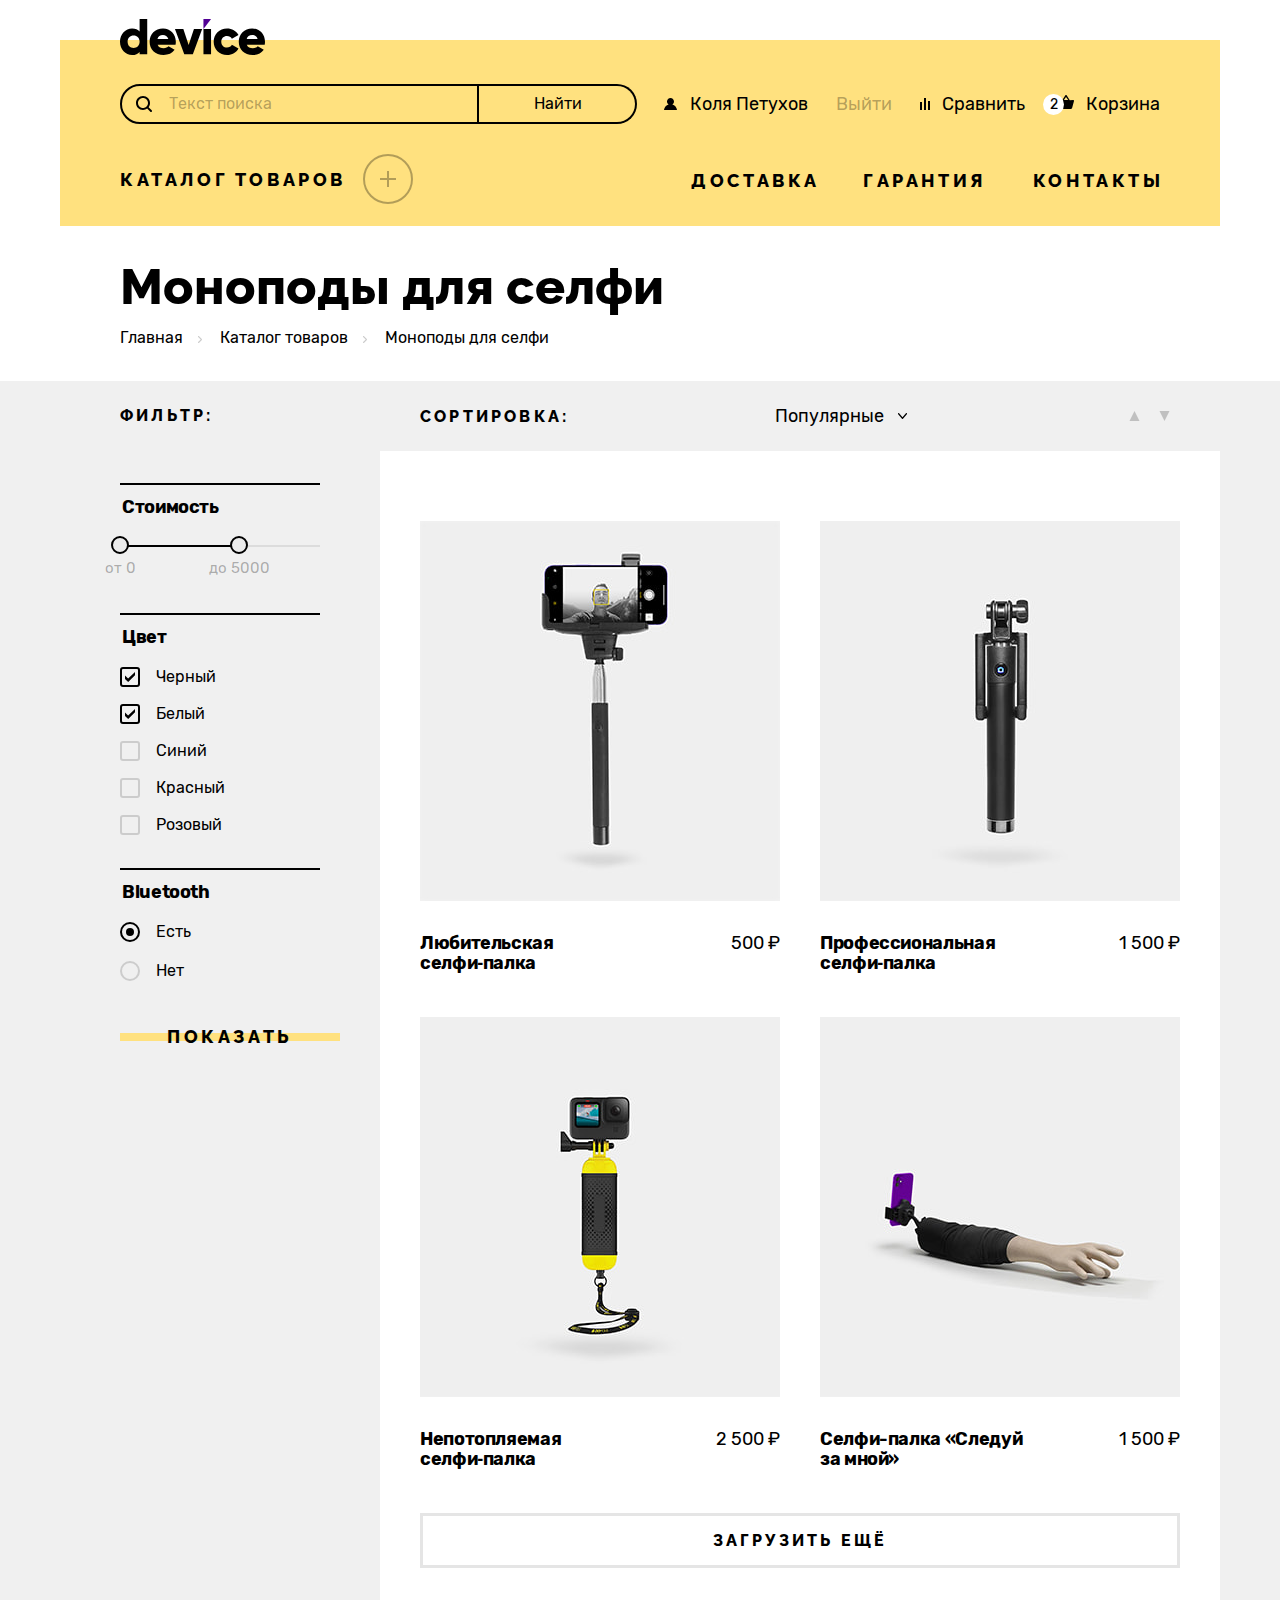
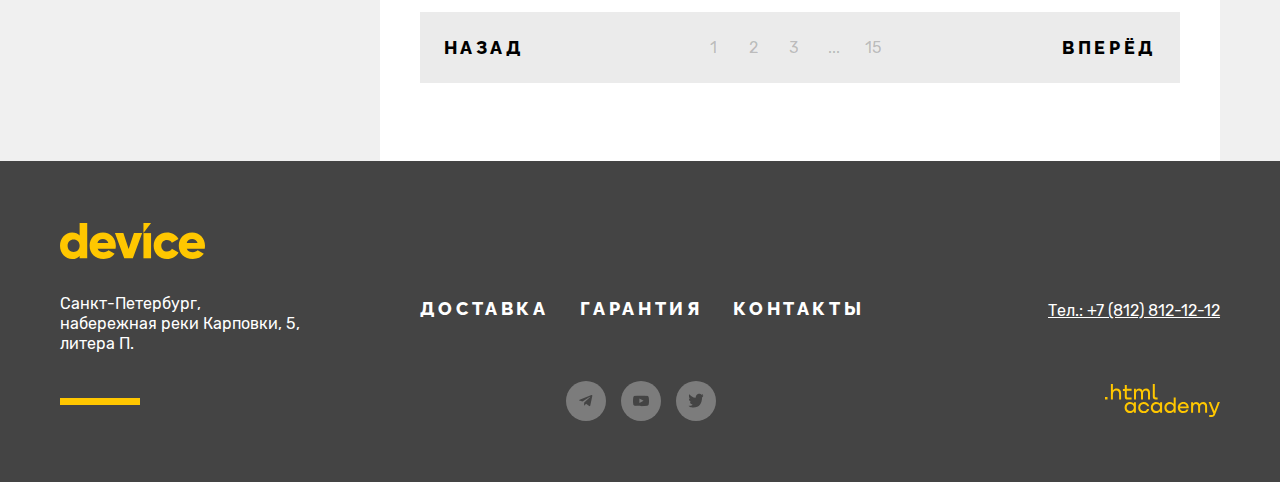
<file: catalog.html>
<!DOCTYPE html>
<html lang="ru">
  <head>
    <meta charset="utf-8">
    <meta name="viewport" content="width=device-width, initial-scale=1.0">
    <meta name="description" content="Девайс - магазин гаджетов с боьшим выбором товаров и доставкой в самые отдаленные уголки России.">
    <meta name="keywords" content="Девайс, гаджеты, виртуальная реальность, моноподы для селфи, экшн-камеры, фитнес-браслеты, умные часы, квадрокоптеры.">
    <link rel="icon" type="image/png" href="images/favicon.png" sizes="32x32">
    <link rel="icon" href="favicon.ico" type="image/x-icon" sizes="32x32">
    <link rel="shortcut icon" href="favicon.ico" type="image/x-icon" sizes="32x32">
    <link href="styles/styles.css" rel="stylesheet">
    <title>HTML Academy: Девайс - страница каталога</title>
  </head>
  <body>
    <div class="container">
      <header class="page-header catalog-header">
        <h1 class="visually-hidden">Страница каталога магазина гаджетов Девайс</h1>
        <h2 class="visually-hidden">Шапка сайта</h2>
        <a class="header-logo-link" href="index.html">
          <img src="images/logo-header.svg" width="145" height="36" alt="Главный логотип девайс, черный.">
        </a>
        <form class="search-form" action="https://echo.htmlacademy.ru" method="post">
          <label class="search-input-label" for="search-field">
            <span class="visually-hidden">Введите предмет поиска</span>
          </label>
          <input class="search-input" id="search-field" name="search" type="text" placeholder="Текст поиска" value="" required>
          <button class="search-btn" type="submit">Найти</button>
        </form>
        <ul class="user-menu">
          <li class="user-menu-item">
            <a class="user-menu-link" href="#">Войти</a>
          </li>
          <li class="user-menu-item">
            <a class="user-menu-link" href="#">Коля Петухов</a>
          </li>
          <li class="user-menu-item">
            <a class="user-menu-link user-menu-exit-link" href="#">Выйти</a>
          </li>
          <li class="user-menu-item">
            <a class="user-menu-link" href="#">Сравнить</a>
          </li>
          <li class="user-menu-item">
            <a class="user-menu-link cart-link" href="#">
              <span class="items-in-cart">2</span>
              <span>Корзина</span>
            </a>
            <div class="cart-popover">
              <ul class="cart-items-list">
                <li class="item-in-cart">
                  <a class="to-card-link-in-cart" href="#">
                    <div class="img-in-cart">
                      <img src="images/product-1.jpg" width="39" height="43" alt="">
                    </div>
                    <span>Любительская селфи&#8209;палка</span>
                  </a>
                  <button class="cart-delete-btn" type="button">
                    <span class="visually-hidden">Удалить из корзины</span>
                  </button>
                </li>
                <li class="item-in-cart">
                  <a class="to-card-link-in-cart" href="#">
                    <div class="img-in-cart">
                      <img src="images/product-2.jpg" width="39" height="43" alt="">
                    </div>
                    <span>Профессиональная селфи&#8209;палка</span>
                  </a>
                  <button class="cart-delete-btn" type="button">
                    <span class="visually-hidden">Удалить из корзины</span>
                  </button>
                </li>
              </ul>
              <div class="cart-info">
                <p class="in-cart-items-quantity">
                  <span>Товаров:</span>
                  <span class="items-quantity">2</span>
                </p>
                <p class="in-cart-price">
                  <span>Сумма:</span>
                  <span class="price">2000</span>
                  <span>&#8381;</span>
                </p>
              </div>
              <a class="to-cart-btn" href="#" aria-disabled="false">Открыть корзину</a>
            </div>
          </li>
        </ul>
        <ul class="header-site-menu">
          <li class="header-site-menu-item header-site-menu-catalog-item">
            <a class="header-site-menu-link to-catalog-link" href="catalog.html">
              <h3>Каталог товаров</h3>
            </a>
            <div class="subcatalog">
              <ul class="subcatalog-list">
                <li class="subcatalog-item">
                  <a class="subcatalog-link" href="#">Виртуальная реальность</a>
                </li>
                <li class="subcatalog-item">
                  <a class="subcatalog-link" href="#">Фитнес-браслеты</a>
                </li>
                <li class="subcatalog-item">
                  <a class="subcatalog-link" href="#">Квадрокоптеры</a>
                </li>
                <li class="subcatalog-item">
                  <a class="subcatalog-link subcatalog-link-active" href="catalog.html">Моноподы для селфи</a>
                </li>
                <li class="subatalog-item">
                  <a class="subcatalog-link" href="#">Умные часы</a>
                </li>
                <li class="subatalog-item">
                  <a class="subcatalog-link" href="#">Экшн-камеры</a>
                </li>
              </ul>
            </div>
          </li>
          <li class="header-site-menu-item">
            <a class="header-site-menu-link" href="#">Доставка</a>
          </li>
          <li class="header-site-menu-item">
            <a class="header-site-menu-link" href="#">Гарантия</a>
          </li>
          <li class="header-site-menu-item">
            <a class="header-site-menu-link" href="index.html#contacts-section">Контакт<span class="last-letter">ы</span></a>
          </li>
        </ul>
      </header>
    </div>
    <main class="catalog-main">
      <div class="catalog-main-top">
        <div class="container catalog-main-top-wrapper">
          <h2 class="section-title section-title-hidden">Виртуальная реальность</h2>
          <h2 class="section-title">Моноподы для селфи</h2>
          <h2 class="section-title section-title-hidden">Экшн-камеры</h2>
          <h2 class="section-title section-title-hidden">Фитнес-браслеты</h2>
          <h2 class="section-title section-title-hidden">Умные часы</h2>
          <h2 class="section-title section-title-hidden">Квадрокоптеры</h2>
          <ul class="breadcrumbs-list">
            <li class="breadcrumbs-item">
              <a class="breadcrumbs-link" href="index.html">Главная</a>
            </li>
            <li class="breadcrumbs-item">
              <a class="breadcrumbs-link" href="catalog.html">Каталог товаров</a>
            </li>
            <li class="breadcrumbs-item">
              <ul class="catalog-active-links-list">
                <li class="catalog-active-links-item">
                  <a class="breadcrumbs-link" href="catalog.html">Виртуальная реальность</a>
                </li>
                <li class="catalog-active-links-item catalog-active-links-item-shown">
                  <a class="breadcrumbs-link" href="catalog.html">Моноподы для селфи</a>
                </li>
                <li class="catalog-active-links-item">
                  <a class="breadcrumbs-link" href="catalog.html">Экшн-камеры</a>
                </li>
                <li class="catalog-active-links-item">
                  <a class="breadcrumbs-link" href="catalog.html">Фитнес-браслеты</a>
                </li>
                <li class="catalog-active-links-item">
                  <a class="breadcrumbs-link" href="catalog.html">Умные часы</a>
                </li>
                <li class="catalog-active-links-item">
                  <a class="breadcrumbs-link" href="catalog.html">Квадрокоптеры</a>
                </li>
              </ul>
            </li>
          </ul>
        </div>
      </div>
      <div class="container catalog-sections-columns">
        <section class="filters">
          <h2 class="section-title-small">Фильтр:</h2>
          <form class="filters-form" action="https://echo.htmlacademy.ru" method="post">
            <fieldset class="filters-price">
              <legend class="filters-title">Стоимость</legend>
              <div class="range">
                <div class="range-scale">
                  <div class="range-bar" style="left: 0;
                                                width: 119px;">
                    <button class="range-toggle range-toggle-min" type="button">
                      <span class="visually-hidden">Изменить минимальную цену</span>
                    </button>
                    <input class="range-input min-price visually-hidden" id="filter-min-price" name="min-price" type="number" value="0">
                    <label class="range-input-label min-price-label" for="filter-min-price">от <span class="filters-price-from">0</span></label>
                    <button class="range-toggle range-toggle-max" type="button">
                      <span class="visually-hidden">Изменить максимальную цену</span>
                    </button>
                    <input class="range-input max-price visually-hidden" id="filter-max-price" name="max-price" type="number" value="5000">
                    <label class="range-input-label max-price-label" for="filter-max-price">до <span class="filters-price-to">5000</span></label>
                  </div>
                </div>
              </div>
            </fieldset>
            <fieldset class="filters-colors">
              <legend class="filters-title">Цвет</legend>
              <p class="input-label-wrapper">
                <input class="color-chooser-input visually-hidden" id="color-1" name="color-black" type="checkbox" checked>
                <label class="filter-label" for="color-1">Черный</label>
              </p>
              <p class="input-label-wrapper">
                <input class="color-chooser-input visually-hidden" id="color-2" name="color-white" type="checkbox" checked>
                <label class="filter-label" for="color-2">Белый</label>
              </p>
              <p class="input-label-wrapper">
                <input class="color-chooser-input visually-hidden" id="color-3" name="color-blue" type="checkbox">
                <label class="filter-label" for="color-3">Синий</label>
              </p>
              <p class="input-label-wrapper">
                <input class="color-chooser-input visually-hidden" id="color-4" name="color-red" type="checkbox">
                <label class="filter-label" for="color-4">Красный</label>
              </p>
              <p class="input-label-wrapper">
                <input class="color-chooser-input visually-hidden" id="color-5" name="color-pink" type="checkbox">
                <label class="filter-label" for="color-5">Розовый</label>
              </p>
            </fieldset>
            <fieldset class="filters-bluetooth">
              <legend class="filters-title" lang="en">Bluetooth</legend>
              <p class="input-label-wrapper">
                <input class="bluetooth-is-available visually-hidden" id="bluetooth-availability-true" name="bluetooth-availability" type="radio" checked>
                <label class="filter-label" for="bluetooth-availability-true">Есть</label>
              </p>
              <p class="input-label-wrapper">
                <input class="bluetooth-is-available visually-hidden" id="bluetooth-availability-false" name="bluetooth-availability" type="radio">
                <label class="filter-label" for="bluetooth-availability-false">Нет</label>
              </p>
            </fieldset>
            <button class="btn-accent btn-show-items" type="submit">Показать</button>
          </form>
        </section>
        <section class="sorting">
          <h2 class="sorting-item section-title-small">Cортировка:</h2>
          <p class="sorting-item sorting-select-wrapper">
            <label class="sorting-select-label visually-hidden" for="items-sorting-select">Сортировать по признаку:</label>
            <select class="sorting-select" id="items-sorting-select" aria-label="Сортировка">
              <option value="popular" selected>Популярные</option>
              <option value="cheap">Дешевые</option>
              <option value="expensive">Дорогие</option>
            </select>
            <span class="sorting-select-arrow">
              <span class="visually-hidden">Выбрать принцип сортировки</span>
            </span>
          </p>
          <div class="sorting-item up-down-btns">
            <button class="up-down-btn btn-up">
              <span class="visually-hidden">Сортировать по возрастанию</span>
            </button>
            <button class="up-down-btn btn-down">
              <span class="visually-hidden">Сортировать по убыванию</span>
            </button>
          </div>
        </section>
        <section class="catalog-cards catalog-cards-monopods">
          <h2 class="visually-hidden">Моноподы для селфи</h2>
          <ul class="catalog-list catalog-list-monopods">
            <li class="catalog-item">
              <a class="catalog-card-link" href="#">
                <div class="catalog-item-img">
                  <img src="images/product-1.jpg" width="360" height="380" alt="">
                  <span class="catalog-card-details">Подробнее</span>
                </div>
                <span class="catalog-label-new">New</span>
                <div class="catalog-item-info">
                  <h3 class="catalog-item-title">Любительская селфи&#8209;палка</h3>
                  <span class="catalog-item-price">500 &#8381;</span>
                </div>
              </a>
            </li>
            <li class="catalog-item">
              <a class="catalog-card-link" href="#">
                <div class="catalog-item-img">
                  <img src="images/product-2.jpg" width="360" height="380" alt="">
                  <span class="catalog-card-details">Подробнее</span>
                </div>
                <span class="catalog-label-new">New</span>
                <div class="catalog-item-info">
                  <h3 class="catalog-item-title">Профессиональная селфи&#8209;палка</h3>
                  <span class="catalog-item-price">1 500 &#8381;</span>
                </div>
              </a>
            </li>
            <li class="catalog-item">
              <a class="catalog-card-link" href="#">
                <div class="catalog-item-img">
                  <img src="images/product-3.jpg" width="360" height="380" alt="">
                  <span class="catalog-card-details">Подробнее</span>
                </div>
                <span class="catalog-label-new">New</span>
                <div class="catalog-item-info">
                  <h3 class="catalog-item-title">Непотопляемая селфи&#8209;палка</h3>
                  <span class="catalog-item-price">2 500 &#8381;</span>
                </div>
              </a>
            </li>
            <li class="catalog-item">
              <a class="catalog-card-link" href="#">
                <div class="catalog-item-img">
                  <img src="images/product-4.jpg" width="360" height="380" alt="">
                  <span class="catalog-card-details">Подробнее</span>
                </div>
                <span class="catalog-label-new">New</span>
                <div class="catalog-item-info">
                  <h3 class="catalog-item-title">Селфи-палка «Следуй за&nbsp;мной»</h3>
                  <span class="catalog-item-price">1 500 &#8381;</span>
                </div>
              </a>
            </li>
          </ul>
          <button class="catalog-load-more-btn" type="button">Загрузить ещё</button>
          <ul class="pagination-list">
            <li class="pagination-item pagination-item-backward">
              <a class="pagination-link" href="#">Назад</a>
            </li>
            <li class="pagination-item">
              <a class="pagination-link" href="#">1</a>
            </li>
            <li class="pagination-item">
              <a class="pagination-link" href="#">2</a>
            </li>
            <li class="pagination-item">
              <a class="pagination-link" href="#">3</a>
            </li>
            <li class="pagination-item">
              <span class="pagination-link">...</span>
            </li>
            <li class="pagination-item">
              <a class="pagination-link" href="#">15</a>
            </li>
            <li class="pagination-item pagination-item-forward">
              <a class="pagination-link" href="#">Вперёд</a>
            </li>
          </ul>
        </section>
      </div>
    </main>
    <footer class="page-footer">
      <h2 class="visually-hidden">Подвал сайта</h2>
      <div class="container footer-wrapper">
        <a class="footer-logo-link" href="index.html">
          <img src="images/logo-footer.svg" width="145" height="36" alt="Главный логотип девайс, желтого цвета.">
        </a>
        <address>Санкт-Петербург, набережная реки Карповки, 5, литера П.</address>
        <ul class="footer-site-menu">
          <li class="footer-site-menu-item">
            <a class="footer-site-menu-link" href="#">Доставка</a>
          </li>
          <li class="footer-site-menu-item">
            <a class="footer-site-menu-link" href="#">Гарантия</a>
          </li>
          <li class="footer-site-menu-item">
            <a class="footer-site-menu-link" href="#">Контакты</a>
          </li>
        </ul>
        <a class="footer-tel-link" href="tel:+78128121212">Тел.: +7 (812) 812-12-12</a>
        <ul class="footer-socials-list">
          <li class="footer-socials-item">
            <a class="footer-socials-link footer-socials-telegram" href="https://t.me/htmlacademy">
              <svg width="14" height="12" viewBox="0 0 14 12" fill="none" xmlns="http://www.w3.org/2000/svg" role="img" aria-label="Иконка Телеграма.">
              <path d="M12.44.07.62 4.63c-.8.33-.8.78-.14.98l3.03.94 7.02-4.43c.33-.2.64-.09.39.13l-5.7 5.13-.2 3.13c.3 0 .44-.14.61-.3l1.48-1.44 3.06 2.27c.57.31.97.15 1.12-.53l2-9.48c.21-.83-.3-1.2-.85-.96Z" fill="currentColor"/></svg>
            </a>
          </li>
          <li class="footer-socials-item">
            <a class="footer-socials-link footer-socials-youtube" href="https://www.youtube.com/user/htmlacademyru">
              <svg width="16" height="11" viewBox="0 0 16 11" fill="none" xmlns="http://www.w3.org/2000/svg" role="img" aria-label="Иконка Ютуба.">
              <path d="M15.67 1.67c-.1-.32-.27-.61-.51-.84-.25-.24-.56-.41-.9-.5C13.01 0 8 0 8 0 5.9-.02 3.8.08 1.74.32 1.4.4 1.1.58.84.82c-.24.24-.42.53-.51.85A19.4 19.4 0 0 0 0 5.34C0 6.56.1 7.79.33 9c.09.32.27.61.51.85.25.23.56.4.9.5 1.27.32 6.26.32 6.26.32 2.09.02 4.18-.08 6.26-.31.34-.09.65-.26.9-.5.24-.23.42-.52.5-.84.24-1.21.35-2.44.34-3.67.02-1.23-.1-2.46-.33-3.68ZM6.4 7.62V3.05l4.18 2.29L6.4 7.62Z" fill="currentColor"/></svg>
            </a>
          </li>
          <li class="footer-socials-item">
            <a class="footer-socials-link footer-socials-twitter" href="https://twitter.com/htmlacademy_ru">
              <svg width="15" height="15" viewBox="0 0 15 15" fill="none" xmlns="http://www.w3.org/2000/svg" role="img" aria-label="Иконка Твиттера.">
              <path d="M9.7.16c1.5-.5 2.6.3 3.2 1.1.5-.2 1.1-.4 1.7-.6 0 .8-.5 1.4-.8 1.6.7.2 1.2-.4 1.2-.4-.1.9-.9 1.7-1.4 1.9-.2 6.3-2.8 10.4-8.9 10.3h-.4c-.3 0-3.7-.4-4.3-1.8 2 .2 3.4-.4 4.1-1.1-.8-.3-2.4-.4-2.6-2.8.3.2.5.3 1.1.2-1.1-.8-2.3-1.5-2.2-3.5.3.3.9.5 1.2.4C1 5.26-.2 2.36.8.86c1.6 1.7 3.3 3.4 6.3 3.5.2-2.1 1-3.5 2.6-4.2Z" fill="currentColor"/></svg>
            </a>
          </li>
        </ul>
        <a class="footer-htmlacademy-link" href="https://htmlacademy.ru/">
          <svg width="115" height="33" viewBox="0 0 115 33" fill="none" xmlns="http://www.w3.org/2000/svg" role="img" aria-label="Иконка html-академии.">
          <path d="M0 12.9v2.6h2.5v-2.6H0ZM11.6 4.5c-1.6 0-2.8.7-3.6 1.7h-.1V0h-2v15.5h2v-5.3c0-2.1 1.3-3.6 3.3-3.6 1.8 0 2.9 1.4 2.9 3.2v5.7h2V9.4c.1-3-1.8-4.9-4.5-4.9ZM26.6 4.8h-4.8V1.1h-2v3.8h-1.9v2h1.9v6c0 1.7 1 2.7 2.7 2.7h4.1v-2h-3.7c-.7 0-1.1-.4-1.1-1.1V6.8h4.8v-2ZM41.1 4.6c-1.6 0-2.9.8-3.5 2.1h-.1c-.6-1.2-1.8-2.1-3.4-2.1-1.4 0-2.5.8-3.1 1.8h-.1V4.8H29v10.6h2V10c0-2 1-3.5 2.6-3.5 1.5 0 2.4 1 2.4 2.6v6.3h2V9.8c0-2.4 1.4-3.3 2.6-3.3 1.5 0 2.4 1 2.4 2.6v6.3h2V8.9c.1-2.5-1.4-4.3-3.9-4.3ZM47.8 12.7c0 1.7 1 2.7 2.8 2.7h2v-2h-1.7c-.7 0-1.1-.4-1.1-1.1V0h-2v12.7ZM28.9 19.7c-.9-1.1-2.2-1.8-3.9-1.8-3.1 0-5.4 2.3-5.4 5.6s2.3 5.6 5.4 5.6c1.8 0 3-.8 3.8-1.9h.1v1.6h2V18.2h-2v1.5Zm-3.6 7.4c-2.2 0-3.6-1.6-3.6-3.6s1.4-3.6 3.6-3.6 3.6 1.6 3.6 3.6c0 1.9-1.4 3.6-3.6 3.6ZM44.2 22c-.5-2.4-2.6-4.1-5.4-4.1a5.4 5.4 0 0 0-5.6 5.6c0 3.1 2.2 5.6 5.6 5.6 2.8 0 4.9-1.8 5.4-4.2h-2.1a3.4 3.4 0 0 1-3.3 2.3c-2.2 0-3.6-1.6-3.6-3.6s1.4-3.6 3.6-3.6c1.6 0 2.8 1 3.3 2.2h2.1V22ZM55.1 19.7c-.9-1.1-2.2-1.8-3.9-1.8-3.1 0-5.4 2.3-5.4 5.6s2.3 5.6 5.4 5.6c1.8 0 3-.8 3.8-1.9h.1v1.6h2V18.2h-2v1.5Zm-3.6 7.4c-2.2 0-3.6-1.6-3.6-3.6s1.4-3.6 3.6-3.6 3.6 1.6 3.6 3.6c0 1.9-1.5 3.6-3.6 3.6ZM68.7 19.8c-.9-1.1-2.2-1.9-3.9-1.9-3.1 0-5.4 2.3-5.4 5.6s2.2 5.6 5.4 5.6c1.7 0 3-.8 3.8-1.8h.1v1.5h2V13.4h-2v6.4Zm-3.6 7.3c-2.2 0-3.6-1.6-3.6-3.6s1.4-3.6 3.6-3.6 3.6 1.6 3.6 3.6c-.1 2-1.5 3.6-3.6 3.6ZM78.3 17.9c-3.3 0-5.5 2.5-5.5 5.6 0 3 2.1 5.6 5.5 5.6 2.5 0 4.5-1.3 5.2-3.6h-2.1c-.5 1-1.6 1.6-3 1.6-1.9 0-3.3-1.3-3.4-2.9h8.8c.2-3.6-2-6.3-5.5-6.3Zm0 1.9c1.7 0 3 1 3.3 2.6h-6.5c.3-1.5 1.5-2.6 3.2-2.6ZM98.2 17.9c-1.6 0-2.9.8-3.6 2h-.1c-.6-1.2-1.8-2-3.4-2-1.4 0-2.5.7-3.1 1.8v-1.5h-1.9v10.6h2v-5.4c0-2 1-3.4 2.6-3.5 1.5 0 2.4 1 2.4 2.6v6.3h2v-5.6c0-2.4 1.4-3.3 2.6-3.3 1.5 0 2.4 1 2.4 2.6v6.3h2v-6.5c.1-2.6-1.4-4.4-3.9-4.4ZM109.4 27l-3.6-8.9h-2.2l4.8 11.6c-.3.9-.7 1.2-1.7 1.2h-2.5v2h2.5c1.8 0 2.8-.8 3.5-2.6l4.7-12.2h-2.1l-3.4 8.9Z" fill="currentColor"/></svg>
        </a>
      </div>
    </footer>
  </body>
</html>
</file>
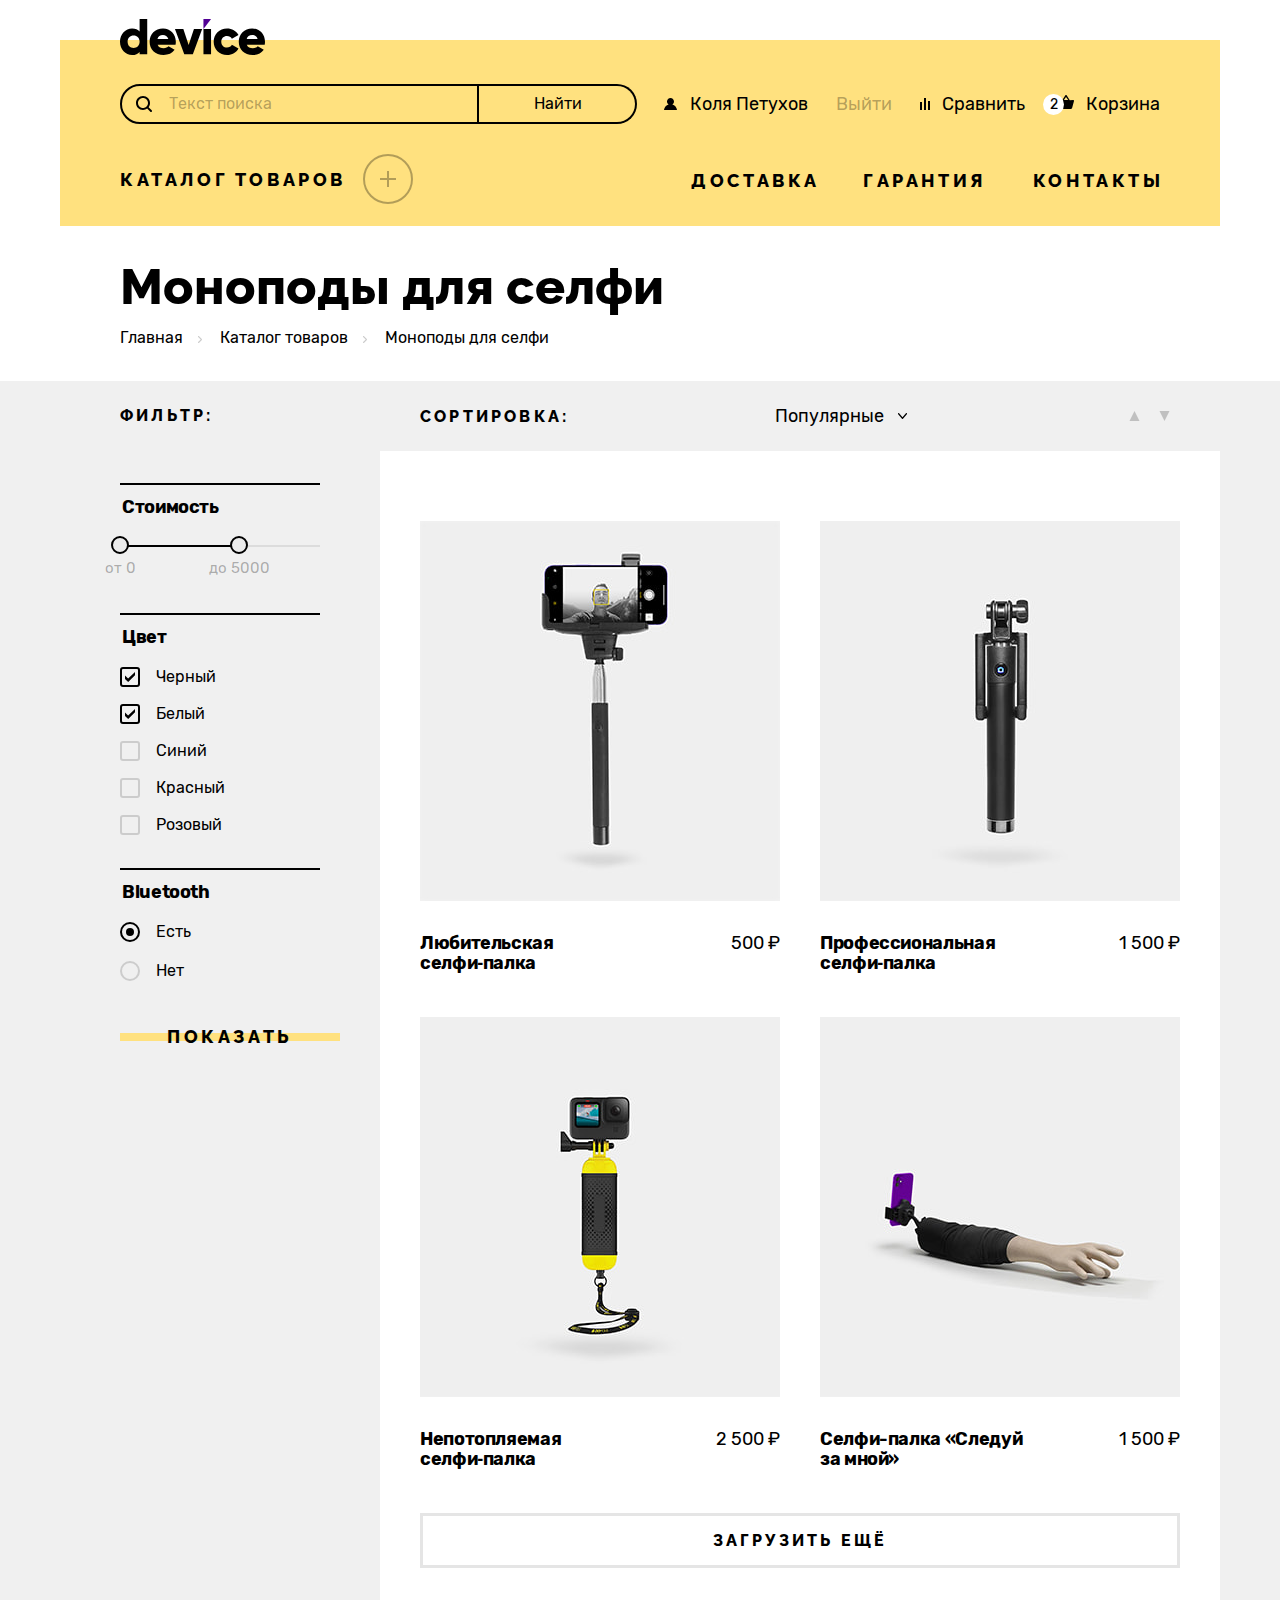
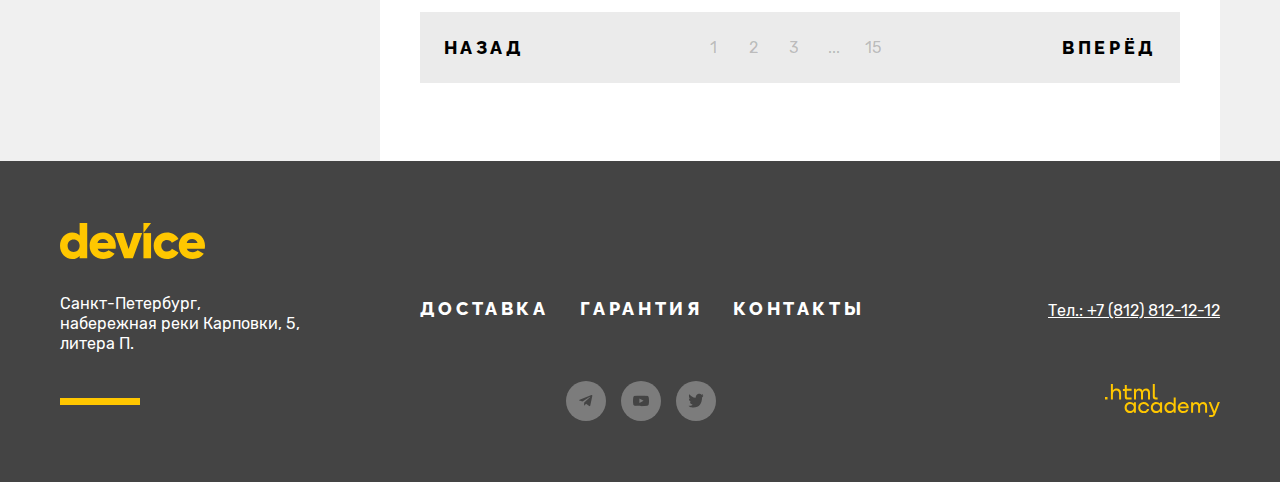
<file: master/catalog.html>
<!DOCTYPE html>
<html lang="ru">
  <head>
    <meta charset="utf-8">
    <meta name="viewport" content="width=device-width, initial-scale=1.0">
    <meta name="description" content="Девайс - магазин гаджетов с боьшим выбором товаров и доставкой в самые отдаленные уголки России.">
    <meta name="keywords" content="Девайс, гаджеты, виртуальная реальность, моноподы для селфи, экшн-камеры, фитнес-браслеты, умные часы, квадрокоптеры.">
    <link rel="icon" type="image/png" href="images/favicon.png" sizes="32x32">
    <link rel="icon" href="favicon.ico" type="image/x-icon" sizes="32x32">
    <link rel="shortcut icon" href="favicon.ico" type="image/x-icon" sizes="32x32">
    <link href="styles/styles.css" rel="stylesheet">
    <title>HTML Academy: Девайс - страница каталога</title>
    <base href="https://htmlacademy-htmlcss.github.io/541503-device-34/master/">
</head>
  <body>
    <div class="container">
      <header class="page-header catalog-header">
        <h1 class="visually-hidden">Страница каталога магазина гаджетов Девайс</h1>
        <h2 class="visually-hidden">Шапка сайта</h2>
        <a class="header-logo-link" href="index.html">
          <img src="images/logo-header.svg" width="145" height="36" alt="Главный логотип девайс, черный.">
        </a>
        <form class="search-form" action="https://echo.htmlacademy.ru" method="post">
          <label class="search-input-label" for="search-field">
            <span class="visually-hidden">Введите предмет поиска</span>
          </label>
          <input class="search-input" id="search-field" name="search" type="text" placeholder="Текст поиска" value="" required>
          <button class="search-btn" type="submit">Найти</button>
        </form>
        <ul class="user-menu">
          <li class="user-menu-item">
            <a class="user-menu-link" href="#">Войти</a>
          </li>
          <li class="user-menu-item">
            <a class="user-menu-link" href="#">Коля Петухов</a>
          </li>
          <li class="user-menu-item">
            <a class="user-menu-link user-menu-exit-link" href="#">Выйти</a>
          </li>
          <li class="user-menu-item">
            <a class="user-menu-link" href="#">Сравнить</a>
          </li>
          <li class="user-menu-item">
            <a class="user-menu-link cart-link" href="#">
              <span class="items-in-cart">2</span>
              <span>Корзина</span>
            </a>
            <div class="cart-popover">
              <ul class="cart-items-list">
                <li class="item-in-cart">
                  <a class="to-card-link-in-cart" href="#">
                    <div class="img-in-cart">
                      <img src="images/product-1.jpg" width="39" height="43" alt="">
                    </div>
                    <span>Любительская селфи&#8209;палка</span>
                  </a>
                  <button class="cart-delete-btn" type="button">
                    <span class="visually-hidden">Удалить из корзины</span>
                  </button>
                </li>
                <li class="item-in-cart">
                  <a class="to-card-link-in-cart" href="#">
                    <div class="img-in-cart">
                      <img src="images/product-2.jpg" width="39" height="43" alt="">
                    </div>
                    <span>Профессиональная селфи&#8209;палка</span>
                  </a>
                  <button class="cart-delete-btn" type="button">
                    <span class="visually-hidden">Удалить из корзины</span>
                  </button>
                </li>
              </ul>
              <div class="cart-info">
                <p class="in-cart-items-quantity">
                  <span>Товаров:</span>
                  <span class="items-quantity">2</span>
                </p>
                <p class="in-cart-price">
                  <span>Сумма:</span>
                  <span class="price">2000</span>
                  <span>&#8381;</span>
                </p>
              </div>
              <a class="to-cart-btn" href="#" aria-disabled="false">Открыть корзину</a>
            </div>
          </li>
        </ul>
        <ul class="header-site-menu">
          <li class="header-site-menu-item header-site-menu-catalog-item">
            <a class="header-site-menu-link to-catalog-link" href="catalog.html">
              <h3>Каталог товаров</h3>
            </a>
            <div class="subcatalog">
              <ul class="subcatalog-list">
                <li class="subcatalog-item">
                  <a class="subcatalog-link" href="#">Виртуальная реальность</a>
                </li>
                <li class="subcatalog-item">
                  <a class="subcatalog-link" href="#">Фитнес-браслеты</a>
                </li>
                <li class="subcatalog-item">
                  <a class="subcatalog-link" href="#">Квадрокоптеры</a>
                </li>
                <li class="subcatalog-item">
                  <a class="subcatalog-link subcatalog-link-active" href="catalog.html">Моноподы для селфи</a>
                </li>
                <li class="subatalog-item">
                  <a class="subcatalog-link" href="#">Умные часы</a>
                </li>
                <li class="subatalog-item">
                  <a class="subcatalog-link" href="#">Экшн-камеры</a>
                </li>
              </ul>
            </div>
          </li>
          <li class="header-site-menu-item">
            <a class="header-site-menu-link" href="#">Доставка</a>
          </li>
          <li class="header-site-menu-item">
            <a class="header-site-menu-link" href="#">Гарантия</a>
          </li>
          <li class="header-site-menu-item">
            <a class="header-site-menu-link" href="index.html#contacts-section">Контакт<span class="last-letter">ы</span></a>
          </li>
        </ul>
      </header>
    </div>
    <main class="catalog-main">
      <div class="catalog-main-top">
        <div class="container catalog-main-top-wrapper">
          <h2 class="section-title section-title-hidden">Виртуальная реальность</h2>
          <h2 class="section-title">Моноподы для селфи</h2>
          <h2 class="section-title section-title-hidden">Экшн-камеры</h2>
          <h2 class="section-title section-title-hidden">Фитнес-браслеты</h2>
          <h2 class="section-title section-title-hidden">Умные часы</h2>
          <h2 class="section-title section-title-hidden">Квадрокоптеры</h2>
          <ul class="breadcrumbs-list">
            <li class="breadcrumbs-item">
              <a class="breadcrumbs-link" href="index.html">Главная</a>
            </li>
            <li class="breadcrumbs-item">
              <a class="breadcrumbs-link" href="catalog.html">Каталог товаров</a>
            </li>
            <li class="breadcrumbs-item">
              <ul class="catalog-active-links-list">
                <li class="catalog-active-links-item">
                  <a class="breadcrumbs-link" href="catalog.html">Виртуальная реальность</a>
                </li>
                <li class="catalog-active-links-item catalog-active-links-item-shown">
                  <a class="breadcrumbs-link" href="catalog.html">Моноподы для селфи</a>
                </li>
                <li class="catalog-active-links-item">
                  <a class="breadcrumbs-link" href="catalog.html">Экшн-камеры</a>
                </li>
                <li class="catalog-active-links-item">
                  <a class="breadcrumbs-link" href="catalog.html">Фитнес-браслеты</a>
                </li>
                <li class="catalog-active-links-item">
                  <a class="breadcrumbs-link" href="catalog.html">Умные часы</a>
                </li>
                <li class="catalog-active-links-item">
                  <a class="breadcrumbs-link" href="catalog.html">Квадрокоптеры</a>
                </li>
              </ul>
            </li>
          </ul>
        </div>
      </div>
      <div class="container catalog-sections-columns">
        <section class="filters">
          <h2 class="section-title-small">Фильтр:</h2>
          <form class="filters-form" action="https://echo.htmlacademy.ru" method="post">
            <fieldset class="filters-price">
              <legend class="filters-title">Стоимость</legend>
              <div class="range">
                <div class="range-scale">
                  <div class="range-bar" style="left: 0;
                                                width: 119px;">
                    <button class="range-toggle range-toggle-min" type="button">
                      <span class="visually-hidden">Изменить минимальную цену</span>
                    </button>
                    <input class="range-input min-price visually-hidden" id="filter-min-price" name="min-price" type="number" value="0">
                    <label class="range-input-label min-price-label" for="filter-min-price">от <span class="filters-price-from">0</span></label>
                    <button class="range-toggle range-toggle-max" type="button">
                      <span class="visually-hidden">Изменить максимальную цену</span>
                    </button>
                    <input class="range-input max-price visually-hidden" id="filter-max-price" name="max-price" type="number" value="5000">
                    <label class="range-input-label max-price-label" for="filter-max-price">до <span class="filters-price-to">5000</span></label>
                  </div>
                </div>
              </div>
            </fieldset>
            <fieldset class="filters-colors">
              <legend class="filters-title">Цвет</legend>
              <p class="input-label-wrapper">
                <input class="color-chooser-input visually-hidden" id="color-1" name="color-black" type="checkbox" checked>
                <label class="filter-label" for="color-1">Черный</label>
              </p>
              <p class="input-label-wrapper">
                <input class="color-chooser-input visually-hidden" id="color-2" name="color-white" type="checkbox" checked>
                <label class="filter-label" for="color-2">Белый</label>
              </p>
              <p class="input-label-wrapper">
                <input class="color-chooser-input visually-hidden" id="color-3" name="color-blue" type="checkbox">
                <label class="filter-label" for="color-3">Синий</label>
              </p>
              <p class="input-label-wrapper">
                <input class="color-chooser-input visually-hidden" id="color-4" name="color-red" type="checkbox">
                <label class="filter-label" for="color-4">Красный</label>
              </p>
              <p class="input-label-wrapper">
                <input class="color-chooser-input visually-hidden" id="color-5" name="color-pink" type="checkbox">
                <label class="filter-label" for="color-5">Розовый</label>
              </p>
            </fieldset>
            <fieldset class="filters-bluetooth">
              <legend class="filters-title" lang="en">Bluetooth</legend>
              <p class="input-label-wrapper">
                <input class="bluetooth-is-available visually-hidden" id="bluetooth-availability-true" name="bluetooth-availability" type="radio" checked>
                <label class="filter-label" for="bluetooth-availability-true">Есть</label>
              </p>
              <p class="input-label-wrapper">
                <input class="bluetooth-is-available visually-hidden" id="bluetooth-availability-false" name="bluetooth-availability" type="radio">
                <label class="filter-label" for="bluetooth-availability-false">Нет</label>
              </p>
            </fieldset>
            <button class="btn-accent btn-show-items" type="submit">Показать</button>
          </form>
        </section>
        <section class="sorting">
          <h2 class="sorting-item section-title-small">Cортировка:</h2>
          <p class="sorting-item sorting-select-wrapper">
            <label class="sorting-select-label visually-hidden" for="items-sorting-select">Сортировать по признаку:</label>
            <select class="sorting-select" id="items-sorting-select" aria-label="Сортировка">
              <option value="popular" selected>Популярные</option>
              <option value="cheap">Дешевые</option>
              <option value="expensive">Дорогие</option>
            </select>
            <span class="sorting-select-arrow">
              <span class="visually-hidden">Выбрать принцип сортировки</span>
            </span>
          </p>
          <div class="sorting-item up-down-btns">
            <button class="up-down-btn btn-up">
              <span class="visually-hidden">Сортировать по возрастанию</span>
            </button>
            <button class="up-down-btn btn-down">
              <span class="visually-hidden">Сортировать по убыванию</span>
            </button>
          </div>
        </section>
        <section class="catalog-cards catalog-cards-monopods">
          <h2 class="visually-hidden">Моноподы для селфи</h2>
          <ul class="catalog-list catalog-list-monopods">
            <li class="catalog-item">
              <a class="catalog-card-link" href="#">
                <div class="catalog-item-img">
                  <img src="images/product-1.jpg" width="360" height="380" alt="">
                  <span class="catalog-card-details">Подробнее</span>
                </div>
                <span class="catalog-label-new">New</span>
                <div class="catalog-item-info">
                  <h3 class="catalog-item-title">Любительская селфи&#8209;палка</h3>
                  <span class="catalog-item-price">500 &#8381;</span>
                </div>
              </a>
            </li>
            <li class="catalog-item">
              <a class="catalog-card-link" href="#">
                <div class="catalog-item-img">
                  <img src="images/product-2.jpg" width="360" height="380" alt="">
                  <span class="catalog-card-details">Подробнее</span>
                </div>
                <span class="catalog-label-new">New</span>
                <div class="catalog-item-info">
                  <h3 class="catalog-item-title">Профессиональная селфи&#8209;палка</h3>
                  <span class="catalog-item-price">1 500 &#8381;</span>
                </div>
              </a>
            </li>
            <li class="catalog-item">
              <a class="catalog-card-link" href="#">
                <div class="catalog-item-img">
                  <img src="images/product-3.jpg" width="360" height="380" alt="">
                  <span class="catalog-card-details">Подробнее</span>
                </div>
                <span class="catalog-label-new">New</span>
                <div class="catalog-item-info">
                  <h3 class="catalog-item-title">Непотопляемая селфи&#8209;палка</h3>
                  <span class="catalog-item-price">2 500 &#8381;</span>
                </div>
              </a>
            </li>
            <li class="catalog-item">
              <a class="catalog-card-link" href="#">
                <div class="catalog-item-img">
                  <img src="images/product-4.jpg" width="360" height="380" alt="">
                  <span class="catalog-card-details">Подробнее</span>
                </div>
                <span class="catalog-label-new">New</span>
                <div class="catalog-item-info">
                  <h3 class="catalog-item-title">Селфи-палка «Следуй за&nbsp;мной»</h3>
                  <span class="catalog-item-price">1 500 &#8381;</span>
                </div>
              </a>
            </li>
          </ul>
          <button class="catalog-load-more-btn" type="button">Загрузить ещё</button>
          <ul class="pagination-list">
            <li class="pagination-item pagination-item-backward">
              <a class="pagination-link" href="#">Назад</a>
            </li>
            <li class="pagination-item">
              <a class="pagination-link" href="#">1</a>
            </li>
            <li class="pagination-item">
              <a class="pagination-link" href="#">2</a>
            </li>
            <li class="pagination-item">
              <a class="pagination-link" href="#">3</a>
            </li>
            <li class="pagination-item">
              <span class="pagination-link">...</span>
            </li>
            <li class="pagination-item">
              <a class="pagination-link" href="#">15</a>
            </li>
            <li class="pagination-item pagination-item-forward">
              <a class="pagination-link" href="#">Вперёд</a>
            </li>
          </ul>
        </section>
      </div>
    </main>
    <footer class="page-footer">
      <h2 class="visually-hidden">Подвал сайта</h2>
      <div class="container footer-wrapper">
        <a class="footer-logo-link" href="index.html">
          <img src="images/logo-footer.svg" width="145" height="36" alt="Главный логотип девайс, желтого цвета.">
        </a>
        <address>Санкт-Петербург, набережная реки Карповки, 5, литера П.</address>
        <ul class="footer-site-menu">
          <li class="footer-site-menu-item">
            <a class="footer-site-menu-link" href="#">Доставка</a>
          </li>
          <li class="footer-site-menu-item">
            <a class="footer-site-menu-link" href="#">Гарантия</a>
          </li>
          <li class="footer-site-menu-item">
            <a class="footer-site-menu-link" href="#">Контакты</a>
          </li>
        </ul>
        <a class="footer-tel-link" href="tel:+78128121212">Тел.: +7 (812) 812-12-12</a>
        <ul class="footer-socials-list">
          <li class="footer-socials-item">
            <a class="footer-socials-link footer-socials-telegram" href="https://t.me/htmlacademy">
              <svg width="14" height="12" viewBox="0 0 14 12" fill="none" xmlns="http://www.w3.org/2000/svg" role="img" aria-label="Иконка Телеграма.">
              <path d="M12.44.07.62 4.63c-.8.33-.8.78-.14.98l3.03.94 7.02-4.43c.33-.2.64-.09.39.13l-5.7 5.13-.2 3.13c.3 0 .44-.14.61-.3l1.48-1.44 3.06 2.27c.57.31.97.15 1.12-.53l2-9.48c.21-.83-.3-1.2-.85-.96Z" fill="currentColor"/></svg>
            </a>
          </li>
          <li class="footer-socials-item">
            <a class="footer-socials-link footer-socials-youtube" href="https://www.youtube.com/user/htmlacademyru">
              <svg width="16" height="11" viewBox="0 0 16 11" fill="none" xmlns="http://www.w3.org/2000/svg" role="img" aria-label="Иконка Ютуба.">
              <path d="M15.67 1.67c-.1-.32-.27-.61-.51-.84-.25-.24-.56-.41-.9-.5C13.01 0 8 0 8 0 5.9-.02 3.8.08 1.74.32 1.4.4 1.1.58.84.82c-.24.24-.42.53-.51.85A19.4 19.4 0 0 0 0 5.34C0 6.56.1 7.79.33 9c.09.32.27.61.51.85.25.23.56.4.9.5 1.27.32 6.26.32 6.26.32 2.09.02 4.18-.08 6.26-.31.34-.09.65-.26.9-.5.24-.23.42-.52.5-.84.24-1.21.35-2.44.34-3.67.02-1.23-.1-2.46-.33-3.68ZM6.4 7.62V3.05l4.18 2.29L6.4 7.62Z" fill="currentColor"/></svg>
            </a>
          </li>
          <li class="footer-socials-item">
            <a class="footer-socials-link footer-socials-twitter" href="https://twitter.com/htmlacademy_ru">
              <svg width="15" height="15" viewBox="0 0 15 15" fill="none" xmlns="http://www.w3.org/2000/svg" role="img" aria-label="Иконка Твиттера.">
              <path d="M9.7.16c1.5-.5 2.6.3 3.2 1.1.5-.2 1.1-.4 1.7-.6 0 .8-.5 1.4-.8 1.6.7.2 1.2-.4 1.2-.4-.1.9-.9 1.7-1.4 1.9-.2 6.3-2.8 10.4-8.9 10.3h-.4c-.3 0-3.7-.4-4.3-1.8 2 .2 3.4-.4 4.1-1.1-.8-.3-2.4-.4-2.6-2.8.3.2.5.3 1.1.2-1.1-.8-2.3-1.5-2.2-3.5.3.3.9.5 1.2.4C1 5.26-.2 2.36.8.86c1.6 1.7 3.3 3.4 6.3 3.5.2-2.1 1-3.5 2.6-4.2Z" fill="currentColor"/></svg>
            </a>
          </li>
        </ul>
        <a class="footer-htmlacademy-link" href="https://htmlacademy.ru/">
          <svg width="115" height="33" viewBox="0 0 115 33" fill="none" xmlns="http://www.w3.org/2000/svg" role="img" aria-label="Иконка html-академии.">
          <path d="M0 12.9v2.6h2.5v-2.6H0ZM11.6 4.5c-1.6 0-2.8.7-3.6 1.7h-.1V0h-2v15.5h2v-5.3c0-2.1 1.3-3.6 3.3-3.6 1.8 0 2.9 1.4 2.9 3.2v5.7h2V9.4c.1-3-1.8-4.9-4.5-4.9ZM26.6 4.8h-4.8V1.1h-2v3.8h-1.9v2h1.9v6c0 1.7 1 2.7 2.7 2.7h4.1v-2h-3.7c-.7 0-1.1-.4-1.1-1.1V6.8h4.8v-2ZM41.1 4.6c-1.6 0-2.9.8-3.5 2.1h-.1c-.6-1.2-1.8-2.1-3.4-2.1-1.4 0-2.5.8-3.1 1.8h-.1V4.8H29v10.6h2V10c0-2 1-3.5 2.6-3.5 1.5 0 2.4 1 2.4 2.6v6.3h2V9.8c0-2.4 1.4-3.3 2.6-3.3 1.5 0 2.4 1 2.4 2.6v6.3h2V8.9c.1-2.5-1.4-4.3-3.9-4.3ZM47.8 12.7c0 1.7 1 2.7 2.8 2.7h2v-2h-1.7c-.7 0-1.1-.4-1.1-1.1V0h-2v12.7ZM28.9 19.7c-.9-1.1-2.2-1.8-3.9-1.8-3.1 0-5.4 2.3-5.4 5.6s2.3 5.6 5.4 5.6c1.8 0 3-.8 3.8-1.9h.1v1.6h2V18.2h-2v1.5Zm-3.6 7.4c-2.2 0-3.6-1.6-3.6-3.6s1.4-3.6 3.6-3.6 3.6 1.6 3.6 3.6c0 1.9-1.4 3.6-3.6 3.6ZM44.2 22c-.5-2.4-2.6-4.1-5.4-4.1a5.4 5.4 0 0 0-5.6 5.6c0 3.1 2.2 5.6 5.6 5.6 2.8 0 4.9-1.8 5.4-4.2h-2.1a3.4 3.4 0 0 1-3.3 2.3c-2.2 0-3.6-1.6-3.6-3.6s1.4-3.6 3.6-3.6c1.6 0 2.8 1 3.3 2.2h2.1V22ZM55.1 19.7c-.9-1.1-2.2-1.8-3.9-1.8-3.1 0-5.4 2.3-5.4 5.6s2.3 5.6 5.4 5.6c1.8 0 3-.8 3.8-1.9h.1v1.6h2V18.2h-2v1.5Zm-3.6 7.4c-2.2 0-3.6-1.6-3.6-3.6s1.4-3.6 3.6-3.6 3.6 1.6 3.6 3.6c0 1.9-1.5 3.6-3.6 3.6ZM68.7 19.8c-.9-1.1-2.2-1.9-3.9-1.9-3.1 0-5.4 2.3-5.4 5.6s2.2 5.6 5.4 5.6c1.7 0 3-.8 3.8-1.8h.1v1.5h2V13.4h-2v6.4Zm-3.6 7.3c-2.2 0-3.6-1.6-3.6-3.6s1.4-3.6 3.6-3.6 3.6 1.6 3.6 3.6c-.1 2-1.5 3.6-3.6 3.6ZM78.3 17.9c-3.3 0-5.5 2.5-5.5 5.6 0 3 2.1 5.6 5.5 5.6 2.5 0 4.5-1.3 5.2-3.6h-2.1c-.5 1-1.6 1.6-3 1.6-1.9 0-3.3-1.3-3.4-2.9h8.8c.2-3.6-2-6.3-5.5-6.3Zm0 1.9c1.7 0 3 1 3.3 2.6h-6.5c.3-1.5 1.5-2.6 3.2-2.6ZM98.2 17.9c-1.6 0-2.9.8-3.6 2h-.1c-.6-1.2-1.8-2-3.4-2-1.4 0-2.5.7-3.1 1.8v-1.5h-1.9v10.6h2v-5.4c0-2 1-3.4 2.6-3.5 1.5 0 2.4 1 2.4 2.6v6.3h2v-5.6c0-2.4 1.4-3.3 2.6-3.3 1.5 0 2.4 1 2.4 2.6v6.3h2v-6.5c.1-2.6-1.4-4.4-3.9-4.4ZM109.4 27l-3.6-8.9h-2.2l4.8 11.6c-.3.9-.7 1.2-1.7 1.2h-2.5v2h2.5c1.8 0 2.8-.8 3.5-2.6l4.7-12.2h-2.1l-3.4 8.9Z" fill="currentColor"/></svg>
        </a>
      </div>
    </footer>
  </body>
</html>
</file>
<file: styles/styles.css>
@font-face {
  font-family: "Rubik";
  src: url("../fonts/rubik/rubik-400.woff2") format("woff2"),
    url("../fonts/rubik/rubik-regular.woff") format("woff");
  font-weight: 400;
  font-style: normal;
  font-display: swap;
}

@font-face {
  font-family: "Rubik";
  src: url("../fonts/rubik/rubik-700.woff2") format("woff2"),
    url("../fonts/rubik/rubik-bold.woff") format("woff");
  font-weight: 700;
  font-style: normal;
  font-display: swap;
}

@font-face {
  font-family: "Raleway";
  src: url("../fonts/raleway/raleway-800.woff2") format("woff2"),
    url("../fonts/raleway/raleway-extra-bold.woff") format("woff");
  font-weight: 800;
  font-style: normal;
  font-display: swap;
}

*,
*::after,
*::before {
  box-sizing: border-box;
}

html {
  height: 100%;
}

body {
  display: flex;
  flex-direction: column;
  margin: 0 auto;
  min-width: 1200px;
  min-height: 100%;

  font-family: "Rubik", sans-serif;
  font-size: 18px;
  line-height: 30px;
  font-weight: 400;
  font-style: normal;
  word-break: break-word;
  color: #444444;

  background-color: #ffffff;
}

.visually-hidden {
  position: absolute;
  margin: -1px;
  padding: 0;
  border: 0;
  height: 1px;
  width: 1px;
  white-space: nowrap;
  clip-path: inset(100%);
  clip: rect(1px, 1px, 1px, 1px);
  overflow: hidden;
}

.container {
  margin: 0 auto;
  padding-right: 20px;
  padding-left: 20px;
  width: 1200px;
}

img {
  max-width: 100%;
  height: auto;
  object-fit: contain;
}

.index-main,
.catalog-main {
  flex-grow: 1;
}

.page-header a:focus,
.page-header button:focus,
.index-main a:focus,
.catalog-main a:focus,
.index-main button:focus,
.catalog-main button:focus,
.catalog-main select:focus,
.index-main input:focus,
.catalog-main input:focus,
.page-footer a:focus,
.delivery-form input:focus,
.delivery-form button:focus {
  outline: none;
}

.page-header button,
.index-main button,
.catalog-main button,
.delivery-form button {
  cursor: pointer;
}

.section-title {
  margin: 0;

  font-family: "Raleway", sans-serif;
  font-size: 50px;
  line-height: 50px;
  font-weight: 800;
  color: #000000;
}

.btn-accent {
  position: relative;
  z-index: 1;

  display: inline-block;
  margin-right: 20px;
  margin-bottom: 20px;
  padding: 10px 5px;
  width: 100%;
  max-width: 320px;
  min-height: 40px;

  font-family: "Raleway", sans-serif;
  font-size: 18px;
  line-height: 21px;
  font-weight: 800;
  letter-spacing: 0.2em;
  text-transform: uppercase;
  text-decoration: none;
  text-align: center;
  color: #000000;

  background-color: transparent;
  border: none;
}

.btn-accent::after {
  content: "";

  position: absolute;
  left: 0;
  top: 50%;
  z-index: -1;

  display: block;
  width: 100%;
  height: 8px;
  background-color: #ffe17f;

  transform: translateY(-50%);

  transition: height 0.3s ease-out, background-color 0.3s ease-out;
}

.btn-accent:hover::after {
  height: 100%;
}

.index-main .btn-accent:focus,
.catalog-main .btn-accent:focus,
.modal .btn-accent:focus {
  outline: 2px solid #af4fff;
}

.btn-accent:active::after {
  background-color: #ffcc33;

  transition: background-color 0.3s ease-out;
}

.btn-accent:disabled,
.btn-accent[aria-disabled="true"] {
  opacity: 0.3;
}

.page-header {
  display: grid;
  grid-template-columns: repeat(2, 1fr);
  align-items: center;
  padding: 17px 60px 2px;

  background-color: #ffe17f;
  background-image: linear-gradient(to bottom, #ffffff 0%, #ffffff 40px, #ffe17f 40px, #ffe17f 100%);
}

.catalog-header {
  padding-bottom: 30px;
}

.page-header a {
  padding: 2px;
}

.page-header .header-logo-link {
  position: relative;

  grid-column: span 2;
  margin-bottom: 18px;
  padding-left: 0;

  transition: opacity 0.3s ease-out;
}

.header-logo-link:hover {
  opacity: 0.6;

  transition: opacity 0.3s ease-out;
}

.header-logo-link:focus::after {
  content: "";

  position: absolute;
  left: -4px;
  right: -4px;
  top: -2px;
  bottom: -2px;

  display: block;
  width: 154px;
  height: 44px;

  border: 2px solid #af4fff;
}

.header-logo-link:active {
  opacity: 0.3;
}

.search-form {
  position: relative;

  display: flex;
  flex-wrap: wrap;
  margin-bottom: 42px;
}

.search-input-label {
  position: absolute;
  left: 16px;
  top: 12px;

  display: block;
  width: 16px;
  height: 16px;

  background-image: url("../images/icons.svg");
  background-repeat: no-repeat;
  background-position: -21px -182px;
}

.search-input:disabled + .search-input-label {
  opacity: 0.3;
}

.search-input {
  min-width: 359px;
  min-height: 40px;
  padding: 8px 47px 8px;

  font-family: inherit;
  font-size: 16px;
  line-height: 20px;
  color: #000000;

  background-color: transparent;
  border: 2px solid #000000;
  border-top-left-radius: 50px;
  border-bottom-left-radius: 50px;
}

.search-input::placeholder {
  color: rgba(0, 0, 0, 0.3);
}

.search-input:focus {
  outline: none;
}

.search-input:focus + .search-btn::before {
  display: block;
}

.search-input:disabled {
  opacity: 0.3;

  pointer-events: none;
}

.search-btn {
  position: relative;

  width: 158px;
  padding: 7px 5px 8px 7px;

  font-family: inherit;
  font-size: 16px;
  line-height: 20px;
  text-align: center;
  color: #000000;

  background-color: transparent;
  border: 2px solid #000000;
  border-left: none;
  border-top-right-radius: 20px;
  border-bottom-right-radius: 20px;

  transition: color 0.3s ease-out, background-color 0.3s ease-out;
}

.search-btn:hover {
  color: #ffffff;

  background-color: #000000;

  transition: color 0.3s ease-out, background-color 0.3s ease-out;
}

.search-btn::before {
  content: "";

  position: absolute;
  left: -363px;
  top: -6px;

  display: none;
  width: 367px;
  height: calc(100% + 6px * 2);

  background-color: transparent;
  border: 2px solid #af4fff;
}

.search-btn:focus::after {
  content: "";

  position: absolute;
  left: -6px;
  top: -6px;

  display: block;
  width: 170px;
  height: calc(100% + 6px * 2);

  background-color: transparent;
  border: 2px solid #af4fff;
}

.search-btn:active {
  color: rgba(255, 255, 255, 0.3);

  background-color: #000000;
}

.search-btn:disabled {
  opacity: 0.3;

  pointer-events: none;
}

.user-menu {
  display: flex;
  flex-wrap: wrap;
  margin: 0 0 34px;
  padding: 0;
  list-style-type: none;
}

.user-menu-item {
  margin-left: 8px;
}

.user-menu .user-menu-item:first-child {
  display: none;
}

.user-menu-logged-in .user-menu-item:first-child {
  display: block;
}

.user-menu-logged-in .user-menu-item:nth-child(2),
.user-menu-logged-in .user-menu-item:nth-child(3) {
  display: none;
}

.page-header .user-menu-item:first-child,
.page-header .user-menu-item:nth-child(2) {
  margin-left: 20px;
}

.user-menu-item:first-child,
.user-menu-item:nth-child(3) {
  margin-right: auto;
  margin-left: 24px;
}

.user-menu-item:nth-child(4) {
  margin-left: 18px;
}

.user-menu-item:nth-child(5) {
  position: relative;
}

.user-menu-item:nth-child(5),
.user-menu-item:last-child {
  margin-left: 13px;
  padding-right: 0;
}

.user-menu-link {
  display: flex;
  flex-wrap: wrap;
  align-items: center;
  min-height: 30px;

  color: #000000;
  text-decoration: none;
}

.user-menu-link:hover {
  opacity: 0.6;
}

.user-menu .user-menu-link:focus {
  outline: 2px solid #af4fff;
}

.user-menu-link:active {
  opacity: 0.3;
}

.user-menu-item:first-child .user-menu-link,
.user-menu-exit-link {
  padding-right: 0;
}

.user-menu-exit-link {
  color: rgba(0, 0, 0, 0.3);
}

.user-menu .cart-link {
  position: relative;

  padding: 2px 0 10px 16px;
}

.user-menu-item:first-child .user-menu-link::before,
.user-menu-item:nth-child(2) .user-menu-link::before {
  content: "";

  width: 28px;
  height: 12px;

  background-image: url("../images/icons.svg");
  background-repeat: no-repeat;
  background-position: -21px -81px;
}

.user-menu-item:nth-child(4) .user-menu-link::before {
  content: "";

  width: 24px;
  height: 12px;

  background-image: url("../images/icons.svg");
  background-repeat: no-repeat;
  background-position: -22px -250px;
}

.cart-link::before {
  content: "";

  display: block;
  margin-bottom: 4px;
  width: 30px;
  height: 14px;

  background-image: url("../images/icons.svg");
  background-repeat: no-repeat;
  background-position: -19px -217px;
}

.cart-link .items-in-cart {
  position: absolute;
  left: 3px;
  top: 7px;

  padding-top: 2px;
  width: 21px;
  height: 21px;


  font-size: 14px;
  line-height: 17px;
  text-align: center;

  background-color: #ffffff;
  border-radius: 50%;
}

.cart-popover {
  position: absolute;
  left: -123px;
  top: 38px;
  z-index: 4;

  display: none;
  width: 320px;
  padding-bottom: 20px;

  color: #ffffff;

  background-color: #000000;
}

.cart-link:hover + .cart-popover,
.cart-popover:hover,
.cart-link:focus-within + .cart-popover {
  display: block;
}

.cart-popover::before {
  content: "";

  position: absolute;
  left: calc((320px / 2) - 7px);
  top: -6px;

  width: 0;
  height: 6px;

  border-right: 7px solid transparent;
  border-bottom: 6px solid #000000;
  border-left: 7px solid transparent;
}

.cart-items-list {
  margin: 0;
  padding: 0;
  list-style-type: none;
}

.item-in-cart {
  display: flex;
  flex-wrap: wrap;
  justify-content: space-between;
  align-items: flex-start;
  padding: 20px 18px 19px;
}

.item-in-cart:not(:last-child) {
  border-bottom: 1px solid rgba(255, 255, 255, 0.1);
}

.img-in-cart {
  flex-shrink: 0;
  margin-right: 23px;
  width: 39px;
  height: 42px;
}

.img-in-cart img {
  width: 100%;
  height: 100%;
  object-fit: contain;
}

.item-in-cart .to-card-link-in-cart {
  display: flex;
  flex-wrap: wrap;
  align-items: center;
  padding-bottom: 1px;

  font-size: 16px;
  line-height: 20px;
  text-decoration: none;
  color: inherit;

  transition: opacity 0.3s ease-out;
}

.to-card-link-in-cart:hover {
  opacity: 0.6;

  transition: opacity 0.3s ease-out;
}

.item-in-cart .to-card-link-in-cart:focus {
  outline: 2px solid #af4fff;
}

.to-card-link-in-cart:active {
  opacity: 0.3;
}

.to-card-link-in-cart span {
  max-width: 194px;
}

.cart-delete-btn {
  position: relative;
  top: 1px;

  padding: 2px;
  width: 14px;
  height: 14px;

  background-color: transparent;
  border: none;
}

.cart-delete-btn::before {
  content: "";

  position: absolute;
  left: 1px;
  right: 1px;
  top: 6px;

  display: block;
  width: 12px;
  height: 1px;

  background-color: #ffffff;

  transition: background-color 0.5s ease-out;
  transform: rotate(45deg);
}

.cart-delete-btn::after {
  content: "";

  position: absolute;
  left: 1px;
  right: 1px;
  top: 6px;

  display: block;
  width: 12px;
  height: 1px;

  background-color: #ffffff;

  transition: background-color 0.3s ease-out;
  transform: rotate(-45deg);
}

.cart-delete-btn:hover::before,
.cart-delete-btn:hover::after {
  background-color: rgba(255, 255, 255, 0.6);

  transition: background-color 0.3s ease-out;
}

.item-in-cart .cart-delete-btn:focus {
  outline: 2px solid #af4fff;
}

.cart-delete-btn:active::before,
.cart-delete-btn:active::after {
  background-color: rgba(255, 255, 255, 0.3);
}

.cart-info {
  display: flex;
  justify-content: space-between;
  padding-left: 20px;
  padding-right: 20px;

  font-size: 16px;
  line-height: 20px;

  background-color: #1a1a1a;
}

.cart-info p {
  margin-top: 12px;
  margin-bottom: 12px;
}

.cart-info p:nth-child(odd) {
  margin-right: 10px;
}

.cart-popover .to-cart-btn {
  display: block;
  margin: 20px;
  margin-bottom: 0;
  padding: 14px 23px;

  font-family: "Raleway", sans-serif;
  font-size: 18px;
  line-height: 21px;
  font-weight: 800;
  letter-spacing: 0.2em;
  text-align: center;
  text-decoration: none;
  text-transform: uppercase;
  color: #000000;

  background-color: #ffffff;

  transition: color 0.3s ease-out, background-color 0.3s ease-out;
}

.to-cart-btn:hover {
  background-color: #ffe17f;
}

.cart-popover .to-cart-btn:focus {
  outline-offset: 2px;
  outline: 2px solid #af4fff;
}

.to-cart-btn:active {
  color: rgba(0, 0, 0, 0.3);

  background-color: #ffe17f;
}

.cart-popover .to-cart-btn[aria-disabled="true"] {
  color: rgba(0, 0, 0, 0.3);

  background-color: #ffffff;
  outline: none;

  pointer-events: none;
}

.header-site-menu {
  grid-column: span 2;
  display: flex;
  flex-wrap: wrap;
  margin: 0;
  padding: 0;
  list-style-type: none;
}

.header-site-menu-item {
  margin-left: 43px;
  padding-left: 0;
  padding-right: 0;
}

.header-site-menu-item:first-child {
  margin-left: 0;
}

.header-site-menu-catalog-item {
  position: relative;

  margin-top: 3px;
  margin-right: auto;
}

.header-site-menu-item:nth-child(4) {
  margin-left: 47px;
}

.header-site-menu .header-site-menu-link {
  padding: 0;

  font-family: "Raleway", sans-serif;
  font-size: 18px;
  line-height: 21px;
  font-weight: 800;
  letter-spacing: 0.2em;
  text-transform: uppercase;
  text-decoration: none;
  color: #000000;
}

.header-site-menu .to-catalog-link {
  position: relative;

  display: block;
  padding-left: 0;
}

/*Добавить к ссылке с классом "to-catalog-link" класс "to-catalog-link-subcatalog-shown" для появления субкаталога (и изменения плюса на минус)*/
.to-catalog-link,
.to-catalog-link::before,
.to-catalog-link::after,
.to-catalog-link-subcatalog-shown::before {
  z-index: 3;
}

.to-catalog-link::after {
  content: "";

  position: absolute;
  top: -15px;
  right: -67px;
  width: 50px;
  height: 50px;

  border: 2px solid rgba(0, 0, 0, 0.3);
  border-radius: 50%;
}

.to-catalog-link::before {
  content: "";

  position: absolute;
  top: 2px;
  right: -50px;

  width: 16px;
  height: 16px;

  background-image: url("../images/icons.svg");
  background-repeat: no-repeat;
  background-position: -85px -112px;
}

.to-catalog-link-subcatalog-shown::before {
  content: "";

  position: absolute;
  top: 2px;
  right: -50px;

  width: 16px;
  height: 16px;

  background-image: url("../images/icons.svg");
  background-repeat: no-repeat;
  background-position: -85px -147px;
}

.to-catalog-link:hover::after,
.to-catalog-link:hover::before,
.to-catalog-link-subcatalog-shown:hover::before {
  border-color: #000000;
}

.to-catalog-link:hover::before {
  background-position: -21px -112px;
}

.to-catalog-link-subcatalog-shown:hover::before {
  background-position: -21px -147px;
}

.header-site-menu .header-site-menu-link-active:not(.to-catalog-link) {
  padding-top: 6px;
  padding-bottom: 4px;
  border-bottom: 2px solid #000000;
}

.header-site-menu-item:last-child .header-site-menu-link {
  padding-right: 0;
}

.header-site-menu-link .last-letter {
  letter-spacing: 0;
}

.header-site-menu-link:not(.to-catalog-link):hover {
  opacity: 0.6;
}

.header-site-menu .header-site-menu-link:focus {
  outline: 2px solid #af4fff;
  outline-offset: 2px;
}

.header-site-menu-link:not(.to-catalog-link):active {
  opacity: 0.3;
}

.to-catalog-link:active::after,
.to-catalog-link:active::before,
.to-catalog-link-subcatalog-shown:active::before {
  border-color: #000000;
}

.to-catalog-link:active::before {
  background-position: -21px -112px;
}

.to-catalog-link-subcatalog-shown:active::before {
  background-position: -21px -147px;
}

.to-catalog-link h3 {
  margin: 0;

  font-family: "Raleway", sans-serif;
  font-size: 18px;
  line-height: 21px;
  font-weight: 800;
  letter-spacing: 0.2em;
  text-transform: uppercase;
  text-decoration: none;
  color: #000000;
}

.subcatalog {
  position: absolute;
  left: -60px;
  top: 18px;
  z-index: 2;

  display: none;
  padding: 25px 0 50px 60px;
  width: 1160px;

  background-color: #ffe17f;
}

.to-catalog-link-subcatalog-shown + .subcatalog {
  display: block;
}

.subcatalog-list {
  display: grid;
  grid-template-columns: 222px 180px 180px;
  column-gap: 30px;
  margin: 0;
  padding: 0;
  list-style-type: none;
}

.subcatalog-item {
  min-height: 37px;
}

.subcatalog-item:nth-child(3) {
  grid-row: span 2;
}

.subcatalog-list .subcatalog-link {
  padding-left: 0;

  font-size: 16px;
  line-height: 18px;
  text-decoration: none;
  color: #000000;
}

.subcatalog-link:hover {
  opacity: 0.6;
}

.subcatalog-list .subcatalog-link:focus {
  outline: 2px solid #af4fff;
  outline-offset: 2px;
}

.subcatalog-link:active {
  opacity: 0.3;
}

.subcatalog-list .subcatalog-link-active {
  padding-bottom: 4px;
  border-bottom: 1px solid #000000;
}

.page-footer {
  padding-top: 62px;
  padding-bottom: 61px;

  color: #ffffff;

  background-color: #444444;
}

.page-footer .footer-wrapper {
  display: grid;
  grid-template-columns: 234px 1fr 175px;
  column-gap: 40px;
}

.footer-logo-link {
  position: relative;

  grid-column: span 3;
  margin-bottom: 26px;

  transition: opacity 0.3s ease-out;
}

.footer-logo-link:hover {
  opacity: 0.6;

  transition: opacity 0.3s ease-out;
}

.footer-logo-link:focus::after {
  content: "";

  position: absolute;
  left: -4px;
  right: -4px;
  top: -4px;
  bottom: -4px;

  display: block;
  width: 154px;
  height: 44px;

  border: 2px solid #af4fff;
}

.footer-logo-link:active {
  opacity: 0.3;
}

.page-footer address {
  position: relative;

  grid-row: span 2;
  width: 240px;
  min-height: 127px;

  font-size: 16px;
  line-height: 20px;
  font-style: normal;
}

.page-footer address::after {
  content: "";

  position: absolute;
  left: 0;
  bottom: 16px;

  width: 80px;
  height: 7px;

  background-color: #ffc700;
}

.footer-site-menu {
  justify-self: center;
  display: flex;
  flex-wrap: wrap;
  margin: 0 55px 0 0;
  padding: 0;
  list-style-type: none;
}

.footer-site-menu-item:not(:first-child) {
  margin-left: 31px;
}

.footer-site-menu-link {
  font-family: "Raleway", sans-serif;
  line-height: 21px;
  font-weight: 800;
  letter-spacing: 0.2em;
  text-transform: uppercase;
  text-decoration: none;
  color: inherit;

  transition: color 0.3s ease-out;
}

.footer-site-menu-link:hover {
  padding-bottom: 4px;

  color: #ffc700;

  border-bottom: 2px solid #ffc700;

  transition: color 0.3s ease-out;
}

.page-footer .footer-site-menu-link:focus {
  outline: 2px solid #af4fff;
  outline-offset: 2px;
}

.footer-site-menu-link:active {
  padding-bottom: 4px;

  color: rgba(255, 199, 0, 0.3);

  border-bottom: 2px solid rgba(255, 199, 0, 0.3);
}

.footer-tel-link {
  justify-self: end;
  margin: 7px 0 63px;

  font-size: 16px;
  line-height: 20px;
  color: inherit;

  transition: color 0.3s ease-out;
}

.footer-tel-link:hover {
  color: #ffc700;
}

.page-footer .footer-tel-link:focus {
  outline: 2px solid #af4fff;
  outline-offset: 2px;
}

.footer-tel-link:active {
  color: rgba(255, 199, 0, 0.3);
}

.footer-socials-list {
  justify-self: center;
  display: flex;
  flex-wrap: wrap;
  margin: -3px 43px 0 0;
  padding: 0;
  list-style-type: none;
}

.footer-socials-item {
  margin-right: 15px;
}

.page-footer .footer-socials-link {
  position: relative;

  display: block;
  padding: 12px 12px;
  width: 40px;
  height: 40px;

  background-color: rgba(255, 255, 255, 0.3);
  border-radius: 50%;

  transition: background-color 0.3s ease-out;
}

.footer-socials-link:hover {
  background-color: #ffc700;

  transition: background-color 0.3s ease-out;
}

.footer-socials-link:focus::after {
  content: "";

  position: absolute;
  left: -4px;
  right: -4px;
  top: -4px;
  bottom: -4px;

  display: block;
  width: 48px;
  height: 48px;

  border: 2px solid #af4fff;
}

.footer-socials-link svg {
  position: absolute;
  left: 50%;
  top: 50%;

  color: #444444;

  transition: color 0.3s ease-out;
  transform: translate(-50%, -50%);
}

.footer-socials-link:active svg {
  color: rgba(68, 68, 68, 0.3);

  background-color: #ffc700;
}

.page-footer .footer-htmlacademy-link {
  justify-self: end;
  margin: 0;
  padding-right: 0;
  height: 33px;
}

.footer-htmlacademy-link svg {
  color: #ffc700;

  transition: color 0.3s ease-out;
}

.footer-htmlacademy-link:hover svg {
  color: #ffffff;
}

.page-footer .footer-htmlacademy-link:focus {
  outline: 2px solid #af4fff;
  outline-offset: 2px;
}

.footer-htmlacademy-link:active svg {
  color: rgba(255, 199, 0, 0.3);
}

.slider {
  position: relative;
}

.slides-list {
  margin: 0;
  padding: 0;
  list-style-type: none;

  background-image: linear-gradient(to bottom, #ffe17f 0%, #ffe17f 142px, #ffffff 142px, #ffffff 100%);
}

.slide-item {
  display: none;
  padding-top: 10px;
  padding-bottom: 38px;
}

/*Добавить к любому элементу списка с классом "slide-item" класс "slide-item-shown" для отображения соответствующего слайда и удалить класс "slide-item-shown" у элемента списка для того, чтобы соответствующий ему слайд спрятать*/
.slide-item-shown {
  display: flex;
  flex-wrap: wrap;
}

.slide-img {
  margin-top: -18px;
  margin-right: 40px;
  width: 560px;
  height: 560px;
}

.slide-img img {
  width: 100%;
  height: 100%;
  object-fit: contain;
}

.slide-info {
  padding-top: 104px;
  max-width: 560px;
}

.slide-info .section-title {
  position: relative;
  z-index: 1;

  margin-bottom: 29px;
}

.slide-item-quadrocopter-one .section-title::before {
  content: "01";
}

.slide-item-clock-one .section-title::before {
  content: "02";
}

.slide-item-monopod-one .section-title::before {
  content: "03";
}

.slide-item .section-title::before {
  position: absolute;
  right: 49px;
  top: -115px;
  z-index: -1;

  font-family: "Rubik", sans-serif;
  font-size: 180px;
  line-height: 180px;
  font-weight: 700;
  color: #ffffff;
}

.slide-text {
  margin-bottom: 50px;
}

.slide-info .btn-accent {
  margin-left: 2px;
  margin-bottom: 48px;
  max-width: 220px;
}

.slide-description-list {
  display: flex;
  flex-wrap: wrap;
  margin: 0;
  padding: 0;
  list-style-type: none;
}

.slide-item .slide-description-item {
  display: flex;
  flex-direction: column;
  max-width: 160px;
  margin-right: 20px;
}

.slide-item-monopod-one .slide-description-item {
  max-width: 130px;
  margin-right: 40px;
}

.slide-description-item dt {
  font-size: 16px;
  line-height: 30px;
}

.slide-description-item dd {
  order: -1;
  margin: 0;
  margin-bottom: 12px;

  font-size: 36px;
  line-height: 30px;
  color: #000000;
}

.slide-control-arrow {
  position: absolute;
  z-index: 1;

  display: block;
  width: 20px;
  height: 60px;

  background-color: transparent;
  border: none;

  background-image: url("../images/more-icons.svg");
  background-repeat: no-repeat;

  transition: opacity 0.3s ease-out;
}

.slide-control-prev {
  left: 50px;
  top: 203px;

  background-position: -4px -270px;
}

.slide-control-next {
  left: 560px;
  top: 203px;

  background-position: -31px -270px;
}

.slide-controls {
  position: absolute;
  right: 20px;
  top: 367px;
  z-index: 1;

  display: flex;
  flex-wrap: wrap;
  justify-content: flex-end;
  max-width: 220px;
}

.slide-control {
  position: relative;

  margin-left: 20px;
  padding: 0;
  width: 12px;
  height: 12px;

  background-color: transparent;
  border: 2px solid #000000;
  border-radius: 50%;

  transition: opacity 0.3s ease-out;
}

.slide-control-current {
  background-color: #000000;
}

.slide-control-arrow:hover,
.slide-control:hover {
  opacity: 0.6;

  transition: opacity 0.3s ease-out;
}

.slider .slide-control-arrow:focus {
  outline: 2px solid #af4fff;
  outline-offset: 2px;
}

.slide-control:focus::after {
  content: "";

  position: absolute;
  left: -6px;
  top: -6px;

  width: 20px;
  height: 20px;
  border: 2px solid #af4fff;
}

.slide-control-arrow:active,
.slide-control:active {
  opacity: 0.3;
}

.slide-control-arrow:disabled,
.slide-control:disabled {
  opacity: 0.1;

  pointer-events: none;
}

.catalog-menu-section {
  padding-top: 32px;
  padding-bottom: 82px;
}

.catalog-menu {
  display: grid;
  grid-template-columns: repeat(6, 1fr);
  gap: 40px;
  margin: 0;
  padding: 0;
  list-style-type: none;
}

.catalog-menu-link {
  display: flex;
  flex-direction: column;
  width: 100%;

  font-family: "Raleway", sans-serif;
  line-height: 24px;
  font-weight: 800;
  letter-spacing: -0.02em;
  text-decoration: none;
  color: #000000;

  transition: opacity 0.3s ease-out;
}

.catalog-menu-link::before {
  content: "";

  margin-bottom: 33px;
  width: 160px;
  height: 160px;

  background-color: #ffe17f;
  background-image: url("../images/index-catalog-images.svg");
  background-repeat: no-repeat;

  transition: background-color 0.3s ease-out, opacity 0.3s ease-out;
}

.catalog-menu-link.virtual-reality-link::before {
  background-position: -20px -19px;
}

.catalog-menu-link.monopods-link::before {
  background-position: -20px -184px;
}

.catalog-menu-link.action-cameras-link::before {
  background-position: -20px -349px;
}

.catalog-menu-link.fitness-bracelets-link::before {
  background-position: -20px -514px;
}

.catalog-menu-link.clever-clocks-link::before {
  background-position: -20px -679px;
}

.catalog-menu-link.quadrocopters-link::before {
  background-position: -20px -844px;
}

.catalog-menu-link:hover::before {
  background-color: #ffc700;

  transition: background-color 0.3s ease-out, opacity 0.3s ease-out;
}

.catalog-menu .catalog-menu-link:focus {
  outline: 2px solid #af4fff;
  outline-offset: 2px;
}

.catalog-menu-link:active::before,
.catalog-menu-link:active {
  opacity: 0.3;

  transition: background-color 0.3s ease-out, opacity 0.3s ease-out;
}

.delivery-guarantee-credit {
  padding-bottom: 2px;

  background-image: linear-gradient(to bottom, #ffffff 0%, #ffffff 103px, #f0f0f0 103px, #f0f0f0 100%);
}

.delivery-guarantee-credit-wrapper {
  display: grid;
  grid-template-columns: 287px 1fr;
  column-gap: 116px;
}

.tab-menu-list {
  margin: 0;
  margin-bottom: 70px;
  padding: 0;
  padding-top: 64px;
  padding-bottom: 63px;
  list-style-type: none;

  border-right: 7px solid #000000;
}

.tab-menu-item:not(:last-child) {
  margin-bottom: 35px;
}

.tab-menu-item-selected {
  background-color: #000000;
}

.tab-menu-item .btn-accent {
  margin-bottom: 0;
  max-width: 160px;
}

.tab-menu-item-selected .btn-accent {
  padding: 9px 5px 10px;
  margin-bottom: 0;

  color: #ffe17f;
}

.tab-menu-item-selected .btn-accent::after {
  display: none;
}

.tab-menu-item-selected .tab-menu-btn {
  position: relative;
}

.tab-menu-item-selected .tab-menu-btn:hover {
  color: rgba(255, 225, 127, 0.5);
}

.tab-menu-item-selected .btn-accent:focus {
  outline: none;
}

.tab-menu-item-selected .tab-menu-btn:focus::before {
  content: "";

  position: absolute;
  left: -4px;
  right: -4px;
  top: -4px;
  bottom: -4px;

  display: block;
  width: calc(280px + (2px * 4));
  height: calc(100% + (2px * 4));

  border: 2px solid #af4fff;
}

.tab-menu-item-selected .tab-menu-btn:active {
  color: rgba(255, 225, 127, 0.3);
}

.tabpanel-content-list {
  padding: 0;
  margin: 0;
  list-style-type: none;
}

.tabpanel-content-item {
  display: none;
  padding-top: 74px;
  padding-right: 200px;
}

.tabpanel-content-item:first-child {
  background-image: url("../images/courier-icon.svg");
  background-repeat: no-repeat;
  background-position: left 558px top 77px;
  background-size: 136px 165px;
}

.tabpanel-content-item:nth-child(2) {
  background-image: url("../images/instruments-icon.svg");
  background-repeat: no-repeat;
  background-position: left 558px top 62px;
  background-size: 171px 195px;
}

.tabpanel-content-item:nth-child(3) {
  background-image: url("../images/man-credit-icon.svg");
  background-repeat: no-repeat;
  background-position: left 573px top 65px;
  background-size: 156px 189px;
}

/*Элементам списка с классом "tabpanel-content-item" переключать класс "tabpanel-content-item-shown" для переключения табпанели и переключать класс "tab-menu-item-selected" элементам списка с классом "tab-menu-item" для переключения текущего пункта меню табпанели*/
.tabpanel-content-item-shown {
  display: block;
}

.tabpanel-content-item .section-title {
  margin-bottom: 34px;
}

.tabpanel-info {
  padding-bottom: 72px;
  margin: 0;
  width: 480px;
}

.delivery-banner {
  position: relative;

  padding: 70px 20px;
}

.delivery-banner-link {
  position: relative;

  display: grid;
  grid-template-columns: auto 1fr;
  align-items: center;
  padding-right: 121px;
  width: 100%;

  font-family: "Raleway", sans-serif;
  font-size: 20px;
  line-height: 23px;
  letter-spacing: 0.2em;
  text-transform: uppercase;
  text-decoration: none;
  text-align: center;
  color: #000000;

  background-color: #f0f0f0;

  transition: opacity 0.3s ease-out;
}

.delivery-banner-link::before {
  content: "";

  width: 125px;
  height: 100px;

  background-color: #ffe17f;

  transition: background-color 0.3s ease-out;
}

.delivery-banner-link::after {
  content: "";

  position: absolute;
  left: 39px;
  top: 35px;
  z-index: 1;

  width: 47px;
  height: 32px;

  background-image: url("../images/more-icons.svg");
  background-repeat: no-repeat;
  background-position: -4px -356px;
}

.delivery-banner-link:hover::before {
  background-color: #ffc700;

  transition: background-color 0.3s ease-out;
}

.delivery-banner .delivery-banner-link:focus {
  outline: 2px solid #af4fff;
  outline-offset: 2px;
}

.delivery-banner-link:active {
  opacity: 0.3;

  transition: opacity 0.3s ease-out;
}

.delivery-banner-btn {
  content: "";

  position: absolute;
  right: 62px;
  top: 100px;

  display: block;
  width: 40px;
  height: 40px;

  background-color: rgba(220, 220, 220, 0.5);
  background-image: url("../images/icons.svg");
  background-repeat: no-repeat;
  background-position: -74px -36px;
  border-radius: 50%;
}

/*По логике эта кнопка должна открывать тултип по аналогии с модальным окном и обладать некой автономией при наведении/фокусе, но согласно стайлгайду она меняет состояния при наведении/фокусе/нажатии на основную (предыдущую в разметке) ссылку, поэтому оставил оба варианта*/
.delivery-banner-link:hover + .delivery-banner-btn,
.delivery-banner-btn:hover {
  background-position: -10px -36px;
}

.delivery-banner-link:active + .delivery-banner-btn,
.delivery-banner-btn:active {
  opacity: 0.3;
}

.index-columns {
  display: grid;
  grid-template-columns: repeat(2, 1fr);
  column-gap: 80px;
}

.index-columns .section-title {
  margin-bottom: 46px;
}

.index-columns .section-title::before {
  content: "";

  display: block;
  margin-bottom: 42px;
  width: 84px;
  height: 7px;

  background-color: #000000;
}

.about {
  padding-bottom: 50px;
  max-width: 500px;
}

.about-text {
  margin-bottom: 30px;
}

.about-list {
  margin: 0;
  margin-bottom: 30px;
  padding: 0;
  list-style-type: none;
}

.about-item {
  display: flex;
  flex-wrap: wrap;
  align-items: center;
  margin-bottom: 19px;

  font-size: 18px;
  line-height: 20px;
  font-weight: 700;
  letter-spacing: 0.02em;
  color: #000000;
}

.about-item:last-child {
  margin-bottom: 0;
}

.about-item::before {
  content: "";

  margin-right: 26px;
  width: 8px;
  height: 8px;

  background-color: #ffc700;
  border-radius: 50%;
}

.about .btn-accent {
  width: 100%;
  max-width: 274px;
}

.contacts {
  padding-bottom: 50px;
  padding-left: 8px;
}

.contacts-text {
  margin: 0;
}

.contacts-text-paragraph:first-of-type,
.contacts-text-paragraph:nth-of-type(3) {
  margin-bottom: 30px;
}

.section-subtitle {
  font-size: 24px;
  line-height: 30px;
  font-weight: 700;
  margin-bottom: 15px;
}

.contacts address {
  font-style: normal;
}

.contacts-tel-link {
  display: block;
  margin-bottom: 30px;

  color: inherit;
}

.contacts-tel-link:hover,
.contacts-tel-link:focus {
  color: #000000;
}

.contacts-tel-link:active {
  opacity: 0.3;
}

.contacts .btn-accent {
  max-width: 264px;
}

.subscribe {
  padding-top: 64px;
  padding-bottom: 56px;

  background-color: #f0f0f0;
}

.subscribe-top {
  display: grid;
  grid-template-columns: repeat(2, 1fr);
  margin-bottom: 128px;
  padding-left: 7px;
}

.subscribe-text {
  margin: 10px;
  margin-bottom: 15px;
  padding-left: 12px;
}

.subscribe-bottom {
  display: flex;
  flex-wrap: wrap;
  justify-content: space-between;
  align-items: center;
}

.subscribe-form {
  display: flex;
  flex-wrap: wrap;
  margin-right: 40px;
}

.subscribe-email-input {
  padding: 13px 17px 11px 17px;
  width: 558px;

  font: inherit;
  color: #444444;

  background-color: transparent;
  border: none;
  border-bottom: 3px solid #c4c4c4;
}

.subscribe-email-input:focus {
  background-color: #dcdcdc;
}

/*Наставник проинформировал, что без JS никак не застилизовать псевдокласс "invalid" так, чтобы рамка в состоянии спокойствия (когда еще ничего не введено в поле ввода) не была красного цвета, поэтому для вызова состояния ошибки - добавить полю ввода с классом "subscribe-email-input" класс "invalid"*/
.subscribe-email-input.invalid {
  border-bottom: 3px solid #ff3d3d;
}

.subscribe-email-input:disabled {
  opacity: 0.3;

  pointer-events: none;
}

.subscribe-email-input::placeholder {
  color: rgba(68, 68, 68, 0.5);
}

.subscribe-btn {
  padding: 13px 33px 13px 36px;
  min-width: 250px;
  max-width: 350px;

  font-family: "Raleway", sans-serif;
  font-size: 18px;
  line-height: 21px;
  font-weight: 800;
  letter-spacing: 0.2em;
  text-transform: uppercase;
  text-align: center;

  background-color: transparent;
  border: 3px solid #c4c4c4;

  transition: all 0.3s ease-out;
}

.subscribe-btn:hover {
  color: #ffffff;

  background-color: #000000;
  border-color: #000000;

  transition: all 0.3s ease-out;
}

.subscribe .subscribe-btn:focus {
  outline: 2px solid #af4fff;
  outline-offset: 2px;
}

.subscribe-btn:active {
  color: rgba(255, 255, 255, 0.3);

  background-color: #000000;
  border-color: #000000;
}

.subscribe-btn:disabled {
  opacity: 0.3;

  pointer-events: none;
}

.subscribe .free-label {
  display: flex;
  flex-wrap: wrap;
  align-items: center;
}

.subscribe .free-label::before {
  content: "";

  margin-right: 17px;
  margin-bottom: 1px;
  width: 14px;
  height: 14px;

  background-image: url("../images/more-icons.svg");
  background-repeat: no-repeat;
  background-position: -64px -293px;
}

.modal-container {
  position: fixed;
  top: 0;
  left: 0;
  z-index: 10;

  display: none;
  width: 100%;
  height: 100%;

  background-color: rgba(240, 240, 240, 0.9);
}

/*Добавить элементу div с классом "modal-container" класс "modal-container-shown" для появления модального окна*/
.modal-container-shown {
  display: block;
}

.modal {
  position: relative;
  top: 50%;
  z-index: 11;

  margin: 0 auto;
  padding-top: 63px;
  width: 920px;

  background-color: #ffffff;
  border: 10px solid #000000;

  transform: translateY(-50%);
}

.modal::after {
  content: "";

  position: absolute;
  left: -10px;
  bottom: -20px;

  display: block;
  width: calc(100% + 20px);
  height: 10px;

  background-color: rgba(0, 0, 0, 0.1);
}

.modal-delivery-header {
  position: relative;

  display: flex;
  flex-wrap: wrap;
  justify-content: space-between;
  align-items: center;
  padding: 0 72px 42px;
}

.modal-close-btn {
  position: absolute;
  right: 70px;
  top: 9px;

  display: block;
  padding: 0;
  width: 26px;
  height: 26px;

  background-color: transparent;
  border: none;

  transition: opacity 0.3s ease-out;

  cursor: pointer;
}

.modal-close-btn::before,
.modal-close-btn::after {
  content: "";

  position: absolute;
  top: 50%;
  left: 50%;

  display: block;
  width: 33px;
  height: 3px;

  background-color: #000000;
}

.modal-close-btn::before {
  transform: translate(-50%, -50%) rotate(-45deg);
}

.modal-close-btn::after {
  transform: translate(-50%, -50%) rotate(45deg);
}

.modal-close-btn:hover {
  opacity: 0.6;

  transition: opacity 0.3s ease-out;
}

.modal-close-btn:focus {
  outline: 2px solid #af4fff;
  outline-offset: 2px;
}

.modal-close-btn:active {
  opacity: 0.3;
}

.modal .delivery-form {
  display: grid;
  grid-template-columns: 360px 140px 180px;
  column-gap: 40px;
  row-gap: 42px;
  padding: 0 72px 40px;
}

.input-content-wrapper:nth-child(2),
.input-content-wrapper:nth-child(3) {
  grid-column: span 2;
}

.delivery-form-label {
  display: block;
  margin-bottom: 14px;

  line-height: 20px;
  font-weight: 700;
  letter-spacing: -0.02em;
  color: #000000;
}

.delivery-form .delivery-name-input-label-wrapper,
.delivery-form .delivery-email-input-label-wrapper {
  position: relative;

  display: flex;
  flex-direction: column;
}

.delivery-form .delivery-form-label {
  order: -1;
}

.delivery-name-input-label-wrapper .delivery-form-label::after,
.delivery-email-input-label-wrapper .delivery-form-label::after {
  content: "";

  position: absolute;
  right: 21px;
  bottom: 24px;

  display: block;
  width: 13px;
  height: 12px;

  background-image: url("../images/icons.svg");
  background-repeat: no-repeat;
  background-position: -55px -81px;

  cursor: text;
}

.delivery-email-input-label-wrapper .delivery-form-label::after {
  width: 15px;

  background-position: -55px -19px;
}

.delivery-form input {
  padding: 20px;
  padding-right: 40px;
  width: 100%;

  font-family: inherit;
  font-size: 16px;
  line-height: 20px;
  color: #000000;

  background-color: #f0f0f0;
  border: none;
}

.delivery-form input:hover {
  background-color: #dcdcdc;
}

.delivery-form input:focus {
  outline: 2px solid #af4fff;
  outline-offset: 2px;
}

.delivery-form input.error {
  border: 2px solid #ff3d3d;
}

.delivery-form input:disabled {
  opacity: 0.3;

  pointer-events: none;
}

.delivery-form input:disabled + .delivery-form-label::after {
  opacity: 0.3;

  pointer-events: none;
}

.delivery-form input::placeholder {
  color: rgba(0, 0, 0, 0.3);
}

.delivery-form-text {
  margin: 0;

  font-size: 14px;
  line-height: 20px;
  color: #000000;
}

.delivery-form-text-error {
  color: #ff3d3d;
}

.label-with-tooltip-wrapper {
  position: relative;

  display: flex;
  flex-wrap: wrap;
  align-items: top;
}

.label-with-tooltip-wrapper .delivery-form-label {
  margin-right: 7px;
}

.delivery-form .tooltip-btn {
  margin-top: -4px;
  margin-bottom: 11px;
  width: 26px;
  height: 26px;

  background-color: #ffe17f;
  background-image: url("../images/icons.svg");
  background-repeat: no-repeat;
  background-position: -16px -43px;
  border: none;
  border-radius: 50%;
}

.tooltip {
  position: absolute;
  top: 36px;
  right: 1px;
  z-index: 1;

  display: none;
  padding: 19px;
  padding-right: 17px;
  width: 200px;
  min-height: 160px;

  background-color: #000000;
  border-bottom: 10px #f0f0f0;
}

.tooltip::before {
  content: "";

  position: absolute;
  right: 40px;
  top: -6px;

  display: block;
  width: 0;
  height: 6px;

  border-right: 7px solid transparent;
  border-bottom: 6px solid #000000;
  border-left: 7px solid transparent;
}

.modal-delivery-tooltip-btn:hover + .tooltip,
.modal-delivery-tooltip-btn:focus + .tooltip {
  display: block;
}

.tooltip-text {
  font-size: 16px;
  line-height: 20px;

  color: #ffffff;
}

.input-with-btns-wrapper {
  position: relative;
}

.delivery-form .items-quantity-input {
  padding: 0 70px;
  width: 100%;
  height: 60px;

  font: inherit;
  font-size: 16px;
  line-height: 20px;
  text-align: center;
  color: #000000;

  appearance: textfield;
}

.items-quantity-input::-webkit-outer-spin-button,
.items-quantity-input::-webkit-inner-spin-button {
  appearance: none;
}

.input-number-btn {
  position: absolute;
  top: 0;

  display: block;
  width: 60px;
  height: 60px;

  background-color: #f0f0f0;
  border: none;
}

.quantity-decrease-btn {
  left: 0;
}

.quantity-increase-btn {
  right: 0;
}

.input-number-btn::after {
  content: "";

  position: absolute;
  left: 50%;
  top: 50%;
  z-index: 1;

  display: block;
  background-image: url("../images/icons.svg");
  background-repeat: no-repeat;

  transform: translate(-50%, -50%);
}

.quantity-decrease-btn::after {
  width: 16px;
  height: 2px;

  background-position: -21px -154px;
}

.quantity-increase-btn::after {
  width: 16px;
  height: 16px;

  background-position: -21px -112px;
}

.quantity-decrease-btn:hover::after {
  background-position: -53px -154px;
}

.quantity-increase-btn:hover::after {
  background-position: -53px -112px;
}

.delivery-form .input-number-btn:focus {
  outline: 2px solid #af4fff;
}

.quantity-decrease-btn:active::after {
  background-position: -85px -154px;
}

.quantity-increase-btn:active::after {
  background-position: -85px -112px;
}

.delivery-form .input-number-btn:disabled {
  opacity: 0.3;

  pointer-events: none;
}

.delivery-form .btn-accent {
  grid-column: span 3;
  max-width: 200px;
}

.catalog-main {
  background-color: #f0f0f0;
}

.catalog-main-top {
  padding-top: 36px;
  padding-bottom: 29px;

  background-color: #ffffff;
}

.catalog-main-top-wrapper {
  padding-right: 80px;
  padding-left: 80px;
}

.catalog-main-top .section-title-hidden {
  display: none;
}

.catalog-main-top .section-title {
  margin-bottom: 10px;
}

.breadcrumbs-list {
  margin: 0;
  padding: 0;
  list-style-type: none;
}

.breadcrumbs-item {
  display: inline-block;
}

.breadcrumbs-item:not(:last-child)::after {
  content: "";

  display: inline-block;
  width: 4px;
  height: 7px;

  background-image: url("../images/more-icons.svg");
  background-repeat: no-repeat;
  background-position: -108px -293px;
  opacity: 0.2;
}

.catalog-active-links-list {
  margin: 0;
  padding: 0;
  list-style-type: none;
}

.catalog-active-links-item {
  display: none;
}

.catalog-active-links-item-shown {
  display: inline-block;
}

.breadcrumbs-link {
  margin-right: 11px;
  margin-left: 14px;
  padding: 5px 0 5px 0;

  font-size: 16px;
  line-height: 19px;
  text-decoration: none;
  color: #000000;

  transition: opacity 0.3s ease-out;
}

.breadcrumbs-item:first-child .breadcrumbs-link {
  margin-left: 0;
}

.breadcrumbs-link:hover {
  opacity: 0.6;
}

.breadcrumbs-list .breadcrumbs-link:focus {
  outline: 2px solid #af4fff;
  outline-offset: 2px;
}

.breadcrumbs-link:active {
  opacity: 0.3;
}

.catalog-sections-columns {
  display: grid;
  grid-template-columns: 320px 1fr;
  padding-top: 20px;
}

.section-title-small {
  margin: 0;

  font-family: "Raleway", sans-serif;
  font-size: 16px;
  line-height: 19px;
  font-weight: 800;
  letter-spacing: 0.2em;
  text-transform: uppercase;
  color: #000000;
}

.filters {
  grid-row: span 2;
  padding: 5px 40px 58px 60px;
}

.filters .section-title-small {
  margin-bottom: 58px;
}

.filters-form fieldset {
  margin: 0;
  padding: 0;
  padding-top: 12px;
  padding-bottom: 34px;
  width: 200px;

  border: none;
}

.filters-form .filters-price {
  padding-bottom: 66px;
}

.filters-form .filters-bluetooth {
  padding-bottom: 36px;
}

.filters-title {
  margin-bottom: 8px;
  padding-top: 12px;
  width: 100%;

  line-height: 20px;
  font-weight: 700;
  letter-spacing: -0.02em;
  color: #000000;

  border-top: 2px solid #000000;
}

.filters-price .filters-title {
  margin-bottom: 16px;
}

.filters .input-label-wrapper {
  margin: 0;
}

.filters-price {
  padding-bottom: 60px;
}

.filters .range-scale {
  width: 200px;
  height: 2px;

  background-color: #dcdcdc;
}

.filters .range-bar {
  position: relative;

  height: 2px;

  background-color: #000000;
}

.range-toggle {
  position: absolute;
  top: 0;

  width: 18px;
  height: 18px;

  background-color: #ebebeb;
  border: 2px solid #000000;
  border-radius: 50%;
}

.range-toggle-min {
  left: 0;

  transform: translate(-50%, -50%);
}

.range-toggle-max {
  right: 0;

  transform: translate(50%, -50%);
}

.filters-price label {
  position: absolute;
  top: calc((18px / 2) + 5px);

  font-size: 15px;
  line-height: 18px;
  color: rgba(0, 0, 0, 0.3);

  transition: opacity 0.3s ease-out;
}

.min-price-label {
  left: 0;

  transform: translate(-50%, 0);
}

.max-price-label {
  right: 0;

  transform: translate(50%, 0);
}

.filters-colors {
  padding-bottom: 35px;
}

.filters-bluetooth {
  padding-bottom: 45px;
}

.filters-colors .input-label-wrapper:not(:last-of-type) {
  margin-bottom: 18px;
}

.filters-bluetooth .input-label-wrapper:not(:last-of-type) {
  margin-bottom: 20px;
}

.filters-colors .filter-label,
.filters-bluetooth .filter-label {
  position: relative;

  display: flex;
  flex-wrap: wrap;
  padding-left: calc(20px + 16px);

  font-size: 16px;
  line-height: 19px;
  color: #000000;
}

.filters-colors .filter-label::before,
.filters-bluetooth .filter-label::before {
  content: "";

  position: absolute;
  left: 0;
  top: 0;
  width: 20px;
  height: 20px;

  border: solid 2px #cccccc;
}

.filters-colors .filter-label::before {
  border-radius: 3px;

  transition: opacity 0.3s ease-out;
}

.filters-bluetooth .filter-label::before {
  border-radius: 50%;

  transition: opacity 0.3s ease-out;
}

.color-chooser-input:checked + .filter-label::before {
  border-color: #000000;

  background-image: url("../images/more-icons.svg");
  background-repeat: no-repeat;
  background-position: -85px -290px;
}

.bluetooth-is-available:checked + .filter-label::before {
  border-color: #000000;

  background-image: url("../images/round.svg");
  background-repeat: no-repeat;
  background-position: center;
}

.filters label:hover {
  opacity: 0.6;

  transition: opacity 0.3s ease-out;
}

.range-toggle:hover {
  border-color: rgba(0, 0, 0, 0.6);
}

.filters .range-toggle:focus::after {
  content: "";

  position: absolute;
  left: -4px;
  top: -4px;

  display: block;
  width: calc(100% + 8px);
  height: calc(100% + 8px);

  background-color: transparent;

  border: 2px solid #af4fff;
}

.filters input:focus + label::after {
  content: "";

  position: absolute;
  left: -4px;
  top: -4px;

  display: block;
  width: calc(20px + 4px * 2);
  height: calc(20px + 4px * 2);

  background-color: transparent;

  border: 2px solid #af4fff;
}

.filters .range-toggle:focus::after,
.filters .range-input:focus + label::after {
  position: absolute;
  left: -6px;
  top: -6px;

  display: block;
  width: calc(100% + 12px);
  height: calc(100% + 12px);

  background-color: transparent;

  border: 2px solid #af4fff;
}

.filters label:active {
  opacity: 0.3;
}

.range-toggle:active {
  border-color: rgba(0, 0, 0, 0.3);
}

.filters input:disabled + label {
  opacity: 0.1;
}

.color-chooser-input:not(:checked) + .filter-label:hover::before,
.bluetooth-is-available:not(:checked) + .filter-label:hover::before,
.bluetooth-is-available:not(:checked) + .filter-label:hover::after {
  opacity: 0.6;

  transition: opacity 0.3s ease-out;
}

.color-chooser-input:not(:checked) + .filter-label:active::before,
.bluetooth-is-available:not(:checked) + .filter-label:active::before,
.bluetooth-is-available:not(:checked) + .filter-label:active::after {
  opacity: 0.3;

  transition: opacity 0.3s ease-out;
}

.color-chooser-input:disabled + .filter-label::before,
.bluetooth-is-available:disabled + .filter-label::before,
.bluetooth-is-available:disabled + .filter-label::after {
  opacity: 0.1;
}

.filters .btn-accent {
  margin-right: 0;
  max-width: 220px;
}

.sorting {
  display: flex;
  flex-wrap: wrap;
  align-items: center;
  padding: 0 0 20px 40px;
}

.sorting-item:not(:last-child) {
  margin-right: 40px;
}

.sorting .section-title-small {
  margin-right: 206px;
}

.sorting .sorting-select-wrapper {
  position: relative;

  margin: 0;
  margin-right: auto;
}

.sorting-select {
  position: relative;
  z-index: 1;

  padding: 0;
  padding-right: 35px;

  font-family: inherit;
  font-size: 18px;
  line-height: 30px;
  color: #000000;

  background-color: transparent;
  border: none;

  transition: opacity 0.3s ease-out;

  appearance: none;
}

.sorting-select-wrapper .sorting-select-arrow {
  position: absolute;
  right: 11px;
  top: 12px;

  display: block;
  width: 10px;
  height: 7px;

  background-image: url("../images/select-arrow.svg");
  background-repeat: no-repeat;
  background-position: center center;
  background-size: 10px 7px;

  transition: opacity 0.3s ease-out;
}

.sorting-select:hover,
.sorting-select:hover + .sorting-select-arrow {
  opacity: 0.6;

  transition: opacity 0.3s ease-out;
}

.sorting .sorting-select:focus {
  outline: 2px solid #af4fff;
  outline-offset: 2px;
}

.sorting-select:active,
.sorting-select:active + .sorting-select-arrow {
  opacity: 0.3;
}

.sorting-select:disabled,
.sorting-select:disabled + .sorting-select-arrow {
  opacity: 0.1;

  pointer-events: none;
}

.sorting .up-down-btns {
  display: flex;
  flex-wrap: wrap;
  margin-right: 40px;
  width: 60px;
  height: 30px;
}

.sorting .up-down-btn {
  width: 50%;
  height: 100%;

  background-color: transparent;
  border: none;
}

.sorting .btn-up {
  background-image: url("../images/icons.svg");
  background-repeat: no-repeat;
  background-position: -79px -357px;
}

.sorting .btn-up:hover {
  background-position: -47px -357px;
}

.sorting .btn-up:focus {
  outline: 2px solid #af4fff;
  outline-offset: 2px;
}

.sorting .btn-up:active {
  background-position: -15px -357px;
}

.sorting .btn-down {
  background-image: url("../images/icons.svg");
  background-repeat: no-repeat;
  background-position: -79px -328px;
}

.sorting .btn-down:hover {
  background-position: -47px -328px;
}

.sorting .btn-down:focus {
  outline: 2px solid #af4fff;
  outline-offset: 2px;
}

.sorting .btn-down:active {
  background-position: -15px -328px;
}

.catalog-cards {
  padding: 70px 40px 78px;

  background-color: #ffffff;
}

.catalog-list {
  display: grid;
  grid-template-columns: repeat(2, 1fr);
  column-gap: 40px;
  row-gap: 44px;
  margin: 0;
  padding: 0;
  padding-bottom: 44px;
  list-style-type: none;
}

.catalog-card-link {
  position: relative;

  display: block;

  text-decoration: none;

  cursor: pointer;
}

.catalog-item-img {
  position: relative;

  margin-bottom: 32px;
  width: 360px;
  height: 380px;
}

.catalog-card-link:hover .catalog-item-img::after {
  content: "";

  position: absolute;
  left: 0;
  right: 0;
  top: 0;
  bottom: 0;
  z-index: 1;

  background-color: rgba(240, 240, 240, 0.8);
}

.catalog-cards .catalog-card-link:focus {
  outline: 2px solid #af4fff;
  outline-offset: 2px;
}

.catalog-item-img img {
  width: 100%;
  height: 100%;
  object-fit: contain;
}

.catalog-card-details {
  position: absolute;
  left: 50%;
  top: 50%;
  z-index: 3;

  display: none;
  margin-right: 20px;
  margin-bottom: 20px;
  padding: 10px 5px;
  width: 100%;
  max-width: 210px;

  font-family: "Raleway", sans-serif;
  font-size: 18px;
  line-height: 21px;
  font-weight: 800;
  letter-spacing: 0.2em;
  text-transform: uppercase;
  text-decoration: none;
  text-align: center;
  color: #000000;

  background-color: transparent;
  border: none;

  transform: translate(-50%, -50%);
}

.catalog-card-details::after {
  content: "";

  position: absolute;
  left: 0;
  top: 50%;
  z-index: -1;

  display: block;
  width: 100%;
  height: 8px;
  background-color: #ffe17f;

  transform: translateY(-50%);

  transition: background-color 0.3s ease-out;
}

.catalog-card-link:hover .catalog-card-details {
  display: block;
}

.catalog-card-link:active .catalog-card-details {
  display: block;
}

.catalog-card-link:active .catalog-card-details::after {
  background-color: #ffc700;
}

.catalog-label-new {
  position: absolute;
  right: 27px;
  top: 27px;

  display: none;
  padding: 19px 3.5px 20px 8.5px;
  width: 60px;
  height: 60px;

  font-family: "Raleway", sans-serif;
  font-size: 14px;
  line-height: 16px;
  font-weight: 800;
  letter-spacing: 0.2em;
  text-transform: uppercase;
  text-align: center;
  color: rgba(0, 0, 0, 0.6);

  background-color: transparent;
  border: 2px solid rgba(0, 0, 0, 0.6);
  border-radius: 50%;
}

/*Добавить элементу списка с классом "catalog-item" класс "catalog-item-new" для появления лэйбла "NEW"*/
.catalog-item-new .catalog-label-new {
  display: block;
}

.catalog-item-info {
  display: flex;
  flex-wrap: wrap;
  justify-content: space-between;
}

.catalog-item-title {
  margin: 0;
  margin-right: 40px;
  max-width: 226px;

  font-size: 18px;
  line-height: 20px;
  font-weight: 700;
  letter-spacing: -0.02em;
  color: #000000;

  transition: color 0.3s ease-out;
}

.catalog-card-link:hover .catalog-item-title {
  color: rgba(0, 0, 0, 0.6);

  transition: color 0.3s ease-out;
}

.catalog-card-link:active .catalog-item-title {
  color: rgba(0, 0, 0, 0.3);
}

.catalog-item-price {
  line-height: 21px;
  color: #000000;

  transition: color 0.3s ease-out;
}

.catalog-card-link:hover .catalog-item-price {
  color: rgba(0, 0, 0, 0.6);

  transition: color 0.3s ease-out;
}

.catalog-card-link:active .catalog-item-price {
  color: rgba(0, 0, 0, 0.3);
}

.catalog-load-more-btn {
  display: block;
  margin-bottom: 44px;
  padding: 15px 20px;
  width: 100%;
  min-height: 55px;

  font-family: "Raleway", sans-serif;
  font-size: 16px;
  line-height: 19px;
  font-weight: 800;
  letter-spacing: 0.2em;
  text-transform: uppercase;
  text-align: center;

  background-color: transparent;
  border: 3px solid #e5e5e5;

  transition: border-color 0.3s ease-out;
}

.catalog-load-more-btn:hover {
  border-color: #000000;

  transition: opacity 0.3s ease-out;
}

.catalog-cards .catalog-load-more-btn:focus {
  outline: 2px solid #af4fff;
  outline-offset: 2px;
}

.catalog-load-more-btn:active {
  opacity: 0.3;
}

.catalog-load-more-btn:disabled {
  opacity: 0.3;

  pointer-events: none;
}

.pagination-list {
  display: flex;
  flex-wrap: wrap;
  align-items: center;
  margin: 0;
  padding: 0;
  list-style-type: none;

  background-color: #ebebeb;
}

.pagination-item-backward {
  margin-right: auto;
}

.pagination-item-forward {
  margin-left: auto;
}

.pagination-item .pagination-link {
  display: flex;
  flex-wrap: wrap;
  justify-content: center;
  align-items: center;
  margin: auto;
  min-width: 40px;
  min-height: 40px;

  font-size: 16px;
  line-height: 20px;
  text-decoration: none;
  color: rgba(68, 68, 68, 0.3);

  transition: color 0.3s ease-out;
}

.pagination-item .pagination-link:hover {
  color: #444444;
}

.pagination-item .pagination-link:focus {
  outline: 2px solid #af4fff;
  outline-offset: 2px;
}

.pagination-item .pagination-link:active {
  color: rgba(68, 68, 68, 0.1);
}

.pagination-item .pagination-link-current {
  color: rgba(68, 68, 68, 0.6);
}

.pagination-item-backward .pagination-link,
.pagination-item-forward .pagination-link {
  display: block;
  padding: 25px 23px;
  min-height: 71px;

  font-family: "Raleway", sans-serif;
  font-size: 18px;
  line-height: 21px;
  font-weight: 800;
  letter-spacing: 0.2em;
  text-transform: uppercase;
  text-decoration: none;
  text-align: center;
  color: #000000;

  transition: color 0.3s ease-out, background-color 0.3s ease-out;
}

.pagination-item-backward .pagination-link {
  min-width: 128px;
  max-width: 250px;
}

.pagination-item-forward .pagination-link {
  min-width: 141px;
  max-width: 250px;
}

.pagination-item-backward .pagination-link:hover,
.pagination-item-forward .pagination-link:hover {
  color: #000000;

  background-color: #dcdcdc;

  transition: color 0.3s ease-out, background-color 0.3s ease-out;
}

.pagination-item-backward .pagination-link:active,
.pagination-item-forward .pagination-link:active {
  color: rgba(68, 68, 68, 0.3);
}
</file>
<file: master/styles/styles.css>
@font-face {
  font-family: "Rubik";
  src: url("../fonts/rubik/rubik-400.woff2") format("woff2"),
    url("../fonts/rubik/rubik-regular.woff") format("woff");
  font-weight: 400;
  font-style: normal;
  font-display: swap;
}

@font-face {
  font-family: "Rubik";
  src: url("../fonts/rubik/rubik-700.woff2") format("woff2"),
    url("../fonts/rubik/rubik-bold.woff") format("woff");
  font-weight: 700;
  font-style: normal;
  font-display: swap;
}

@font-face {
  font-family: "Raleway";
  src: url("../fonts/raleway/raleway-800.woff2") format("woff2"),
    url("../fonts/raleway/raleway-extra-bold.woff") format("woff");
  font-weight: 800;
  font-style: normal;
  font-display: swap;
}

*,
*::after,
*::before {
  box-sizing: border-box;
}

html {
  height: 100%;
}

body {
  display: flex;
  flex-direction: column;
  margin: 0 auto;
  min-width: 1200px;
  min-height: 100%;

  font-family: "Rubik", sans-serif;
  font-size: 18px;
  line-height: 30px;
  font-weight: 400;
  font-style: normal;
  word-break: break-word;
  color: #444444;

  background-color: #ffffff;
}

.visually-hidden {
  position: absolute;
  margin: -1px;
  padding: 0;
  border: 0;
  height: 1px;
  width: 1px;
  white-space: nowrap;
  clip-path: inset(100%);
  clip: rect(1px, 1px, 1px, 1px);
  overflow: hidden;
}

.container {
  margin: 0 auto;
  padding-right: 20px;
  padding-left: 20px;
  width: 1200px;
}

img {
  max-width: 100%;
  height: auto;
  object-fit: contain;
}

.index-main,
.catalog-main {
  flex-grow: 1;
}

.page-header a:focus,
.page-header button:focus,
.index-main a:focus,
.catalog-main a:focus,
.index-main button:focus,
.catalog-main button:focus,
.catalog-main select:focus,
.index-main input:focus,
.catalog-main input:focus,
.page-footer a:focus,
.delivery-form input:focus,
.delivery-form button:focus {
  outline: none;
}

.page-header button,
.index-main button,
.catalog-main button,
.delivery-form button {
  cursor: pointer;
}

.section-title {
  margin: 0;

  font-family: "Raleway", sans-serif;
  font-size: 50px;
  line-height: 50px;
  font-weight: 800;
  color: #000000;
}

.btn-accent {
  position: relative;
  z-index: 1;

  display: inline-block;
  margin-right: 20px;
  margin-bottom: 20px;
  padding: 10px 5px;
  width: 100%;
  max-width: 320px;
  min-height: 40px;

  font-family: "Raleway", sans-serif;
  font-size: 18px;
  line-height: 21px;
  font-weight: 800;
  letter-spacing: 0.2em;
  text-transform: uppercase;
  text-decoration: none;
  text-align: center;
  color: #000000;

  background-color: transparent;
  border: none;
}

.btn-accent::after {
  content: "";

  position: absolute;
  left: 0;
  top: 50%;
  z-index: -1;

  display: block;
  width: 100%;
  height: 8px;
  background-color: #ffe17f;

  transform: translateY(-50%);

  transition: height 0.3s ease-out, background-color 0.3s ease-out;
}

.btn-accent:hover::after {
  height: 100%;
}

.index-main .btn-accent:focus,
.catalog-main .btn-accent:focus,
.modal .btn-accent:focus {
  outline: 2px solid #af4fff;
}

.btn-accent:active::after {
  background-color: #ffcc33;

  transition: background-color 0.3s ease-out;
}

.btn-accent:disabled,
.btn-accent[aria-disabled="true"] {
  opacity: 0.3;
}

.page-header {
  display: grid;
  grid-template-columns: repeat(2, 1fr);
  align-items: center;
  padding: 17px 60px 2px;

  background-color: #ffe17f;
  background-image: linear-gradient(to bottom, #ffffff 0%, #ffffff 40px, #ffe17f 40px, #ffe17f 100%);
}

.catalog-header {
  padding-bottom: 30px;
}

.page-header a {
  padding: 2px;
}

.page-header .header-logo-link {
  position: relative;

  grid-column: span 2;
  margin-bottom: 18px;
  padding-left: 0;

  transition: opacity 0.3s ease-out;
}

.header-logo-link:hover {
  opacity: 0.6;

  transition: opacity 0.3s ease-out;
}

.header-logo-link:focus::after {
  content: "";

  position: absolute;
  left: -4px;
  right: -4px;
  top: -2px;
  bottom: -2px;

  display: block;
  width: 154px;
  height: 44px;

  border: 2px solid #af4fff;
}

.header-logo-link:active {
  opacity: 0.3;
}

.search-form {
  position: relative;

  display: flex;
  flex-wrap: wrap;
  margin-bottom: 42px;
}

.search-input-label {
  position: absolute;
  left: 16px;
  top: 50%;

  display: block;
  width: 16px;
  height: 16px;

  background-image: url("../images/icons.svg");
  background-repeat: no-repeat;
  background-position: -21px -182px;

  transform: translateY(-50%);
}

.search-input:disabled + .search-input-label {
  opacity: 0.3;
}

.search-input {
  min-width: 359px;
  min-height: 40px;
  padding: 8px 47px 8px;

  font-family: inherit;
  font-size: 16px;
  line-height: 20px;
  color: #000000;

  background-color: transparent;
  border: 2px solid #000000;
  border-top-left-radius: 50px;
  border-bottom-left-radius: 50px;
}

.search-input::placeholder {
  color: rgba(0, 0, 0, 0.3);
}

.search-input:focus {
  outline: none;
}

.search-input:focus + .search-btn::before {
  display: block;
}

.search-input:disabled {
  opacity: 0.3;

  pointer-events: none;
}

.search-btn {
  position: relative;

  width: 158px;
  padding: 7px 5px 8px 7px;

  font-family: inherit;
  font-size: 16px;
  line-height: 20px;
  text-align: center;
  color: #000000;

  background-color: transparent;
  border: 2px solid #000000;
  border-left: none;
  border-top-right-radius: 20px;
  border-bottom-right-radius: 20px;

  transition: color 0.3s ease-out, background-color 0.3s ease-out;
}

.search-btn:hover {
  color: #ffffff;

  background-color: #000000;

  transition: color 0.3s ease-out, background-color 0.3s ease-out;
}

.search-btn::before {
  content: "";

  position: absolute;
  left: -363px;
  top: -6px;

  display: none;
  width: 367px;
  height: calc(100% + 6px * 2);

  background-color: transparent;
  border: 2px solid #af4fff;
}

.search-btn:focus::after {
  content: "";

  position: absolute;
  left: -6px;
  top: -6px;

  display: block;
  width: 170px;
  height: calc(100% + 6px * 2);

  background-color: transparent;
  border: 2px solid #af4fff;
}

.search-btn:active {
  color: rgba(255, 255, 255, 0.3);

  background-color: #000000;
}

.search-btn:disabled {
  opacity: 0.3;

  pointer-events: none;
}

.user-menu {
  display: flex;
  flex-wrap: wrap;
  margin: 0 0 34px;
  padding: 0;
  list-style-type: none;
}

.user-menu-item {
  margin-left: 8px;
}

.user-menu .user-menu-item:first-child {
  display: none;
}

.user-menu-logged-in .user-menu-item:first-child {
  display: block;
}

.user-menu-logged-in .user-menu-item:nth-child(2),
.user-menu-logged-in .user-menu-item:nth-child(3) {
  display: none;
}

.page-header .user-menu-item:first-child,
.page-header .user-menu-item:nth-child(2) {
  margin-left: 20px;
}

.user-menu-item:first-child,
.user-menu-item:nth-child(3) {
  margin-right: auto;
  margin-left: 24px;
}

.user-menu-item:nth-child(4) {
  margin-left: 18px;
}

.user-menu-item:nth-child(5) {
  position: relative;
}

.user-menu-item:nth-child(5),
.user-menu-item:last-child {
  margin-left: 13px;
  padding-right: 0;
}

.user-menu-link {
  display: flex;
  flex-wrap: wrap;
  align-items: center;
  min-height: 30px;

  color: #000000;
  text-decoration: none;
}

.user-menu-link:hover {
  opacity: 0.6;
}

.user-menu .user-menu-link:focus {
  outline: 2px solid #af4fff;
}

.user-menu-link:active {
  opacity: 0.3;
}

.user-menu-item:first-child .user-menu-link,
.user-menu-exit-link {
  padding-right: 0;
}

.user-menu-exit-link {
  color: rgba(0, 0, 0, 0.3);
}

.user-menu .cart-link {
  position: relative;

  padding: 2px 0 10px 16px;
}

.user-menu-item:first-child .user-menu-link::before,
.user-menu-item:nth-child(2) .user-menu-link::before {
  content: "";

  width: 28px;
  height: 12px;

  background-image: url("../images/icons.svg");
  background-repeat: no-repeat;
  background-position: -21px -81px;
}

.user-menu-item:nth-child(4) .user-menu-link::before {
  content: "";

  width: 24px;
  height: 12px;

  background-image: url("../images/icons.svg");
  background-repeat: no-repeat;
  background-position: -22px -250px;
}

.cart-link::before {
  content: "";

  display: block;
  margin-bottom: 4px;
  width: 30px;
  height: 14px;

  background-image: url("../images/icons.svg");
  background-repeat: no-repeat;
  background-position: -19px -217px;
}

.cart-link .items-in-cart {
  position: absolute;
  left: 3px;
  top: 7px;

  padding-top: 2px;
  width: 21px;
  height: 21px;


  font-size: 14px;
  line-height: 17px;
  text-align: center;

  background-color: #ffffff;
  border-radius: 50%;
}

.cart-popover {
  position: absolute;
  left: -123px;
  top: 38px;
  z-index: 4;

  display: none;
  width: 320px;
  padding-bottom: 20px;

  color: #ffffff;

  background-color: #000000;
}

.cart-link:hover + .cart-popover,
.cart-popover:hover,
.cart-link:focus-within + .cart-popover {
  display: block;
}

.cart-popover::before {
  content: "";

  position: absolute;
  left: calc((320px / 2) - 7px);
  top: -6px;

  width: 0;
  height: 6px;

  border-right: 7px solid transparent;
  border-bottom: 6px solid #000000;
  border-left: 7px solid transparent;
}

.cart-items-list {
  margin: 0;
  padding: 0;
  list-style-type: none;
}

.item-in-cart {
  display: flex;
  flex-wrap: wrap;
  justify-content: space-between;
  align-items: flex-start;
  padding: 20px 18px 19px;
}

.item-in-cart:not(:last-child) {
  border-bottom: 1px solid rgba(255, 255, 255, 0.1);
}

.img-in-cart {
  flex-shrink: 0;
  margin-right: 23px;
  width: 39px;
  height: 42px;
}

.img-in-cart img {
  width: 100%;
  height: 100%;
  object-fit: contain;
}

.item-in-cart .to-card-link-in-cart {
  display: flex;
  flex-wrap: wrap;
  align-items: center;
  padding-bottom: 1px;

  font-size: 16px;
  line-height: 20px;
  text-decoration: none;
  color: inherit;

  transition: opacity 0.3s ease-out;
}

.to-card-link-in-cart:hover {
  opacity: 0.6;

  transition: opacity 0.3s ease-out;
}

.item-in-cart .to-card-link-in-cart:focus {
  outline: 2px solid #af4fff;
}

.to-card-link-in-cart:active {
  opacity: 0.3;
}

.to-card-link-in-cart span {
  max-width: 194px;
}

.cart-delete-btn {
  position: relative;
  top: 1px;

  padding: 2px;
  width: 14px;
  height: 14px;

  background-color: transparent;
  border: none;
}

.cart-delete-btn::before {
  content: "";

  position: absolute;
  left: 1px;
  right: 1px;
  top: 6px;

  display: block;
  width: 12px;
  height: 1px;

  background-color: #ffffff;

  transition: background-color 0.5s ease-out;
  transform: rotate(45deg);
}

.cart-delete-btn::after {
  content: "";

  position: absolute;
  left: 1px;
  right: 1px;
  top: 6px;

  display: block;
  width: 12px;
  height: 1px;

  background-color: #ffffff;

  transition: background-color 0.3s ease-out;
  transform: rotate(-45deg);
}

.cart-delete-btn:hover::before,
.cart-delete-btn:hover::after {
  background-color: rgba(255, 255, 255, 0.6);

  transition: background-color 0.3s ease-out;
}

.item-in-cart .cart-delete-btn:focus {
  outline: 2px solid #af4fff;
}

.cart-delete-btn:active::before,
.cart-delete-btn:active::after {
  background-color: rgba(255, 255, 255, 0.3);
}

.cart-info {
  display: flex;
  justify-content: space-between;
  padding-left: 20px;
  padding-right: 20px;

  font-size: 16px;
  line-height: 20px;

  background-color: #1a1a1a;
}

.cart-info p {
  margin-top: 12px;
  margin-bottom: 12px;
}

.cart-info p:nth-child(odd) {
  margin-right: 10px;
}

.cart-popover .to-cart-btn {
  display: block;
  margin: 20px;
  margin-bottom: 0;
  padding: 14px 23px;

  font-family: "Raleway", sans-serif;
  font-size: 18px;
  line-height: 21px;
  font-weight: 800;
  letter-spacing: 0.2em;
  text-align: center;
  text-decoration: none;
  text-transform: uppercase;
  color: #000000;

  background-color: #ffffff;

  transition: color 0.3s ease-out, background-color 0.3s ease-out;
}

.to-cart-btn:hover {
  background-color: #ffe17f;
}

.cart-popover .to-cart-btn:focus {
  outline-offset: 2px;
  outline: 2px solid #af4fff;
}

.to-cart-btn:active {
  color: rgba(0, 0, 0, 0.3);

  background-color: #ffe17f;
}

.cart-popover .to-cart-btn[aria-disabled="true"] {
  color: rgba(0, 0, 0, 0.3);

  background-color: #ffffff;
  outline: none;

  pointer-events: none;
}

.header-site-menu {
  grid-column: span 2;
  display: flex;
  flex-wrap: wrap;
  margin: 0;
  padding: 0;
  list-style-type: none;
}

.header-site-menu-item {
  margin-left: 43px;
  padding-left: 0;
  padding-right: 0;
}

.header-site-menu-item:first-child {
  margin-left: 0;
}

.header-site-menu-catalog-item {
  position: relative;

  margin-top: 3px;
  margin-right: auto;
}

.header-site-menu-item:nth-child(4) {
  margin-left: 47px;
}

.header-site-menu .header-site-menu-link {
  padding: 0;

  font-family: "Raleway", sans-serif;
  font-size: 18px;
  line-height: 21px;
  font-weight: 800;
  letter-spacing: 0.2em;
  text-transform: uppercase;
  text-decoration: none;
  color: #000000;
}

.header-site-menu .to-catalog-link {
  position: relative;

  display: block;
  padding-left: 0;
}

/*Добавить к ссылке с классом "to-catalog-link" класс "to-catalog-link-subcatalog-shown" для появления субкаталога (и изменения плюса на минус)*/
.to-catalog-link,
.to-catalog-link::before,
.to-catalog-link::after,
.to-catalog-link-subcatalog-shown::before {
  z-index: 3;
}

.to-catalog-link::after {
  content: "";

  position: absolute;
  top: -15px;
  right: -67px;
  width: 50px;
  height: 50px;

  border: 2px solid rgba(0, 0, 0, 0.3);
  border-radius: 50%;
}

.to-catalog-link::before {
  content: "";

  position: absolute;
  top: 2px;
  right: -50px;

  width: 16px;
  height: 16px;

  background-image: url("../images/icons.svg");
  background-repeat: no-repeat;
  background-position: -85px -112px;
}

.to-catalog-link-subcatalog-shown::before {
  content: "";

  position: absolute;
  top: 2px;
  right: -50px;

  width: 16px;
  height: 16px;

  background-image: url("../images/icons.svg");
  background-repeat: no-repeat;
  background-position: -85px -147px;
}

.to-catalog-link:hover::after,
.to-catalog-link:hover::before,
.to-catalog-link-subcatalog-shown:hover::before {
  border-color: #000000;
}

.to-catalog-link:hover::before {
  background-position: -21px -112px;
}

.to-catalog-link-subcatalog-shown:hover::before {
  background-position: -21px -147px;
}

.header-site-menu .header-site-menu-link-active:not(.to-catalog-link) {
  padding-top: 6px;
  padding-bottom: 4px;
  border-bottom: 2px solid #000000;
}

.header-site-menu-item:last-child .header-site-menu-link {
  padding-right: 0;
}

.header-site-menu-link .last-letter {
  letter-spacing: 0;
}

.header-site-menu-link:not(.to-catalog-link):hover {
  opacity: 0.6;
}

.header-site-menu .header-site-menu-link:focus {
  outline: 2px solid #af4fff;
  outline-offset: 2px;
}

.header-site-menu-link:not(.to-catalog-link):active {
  opacity: 0.3;
}

.to-catalog-link:active::after,
.to-catalog-link:active::before,
.to-catalog-link-subcatalog-shown:active::before {
  border-color: #000000;
}

.to-catalog-link:active::before {
  background-position: -21px -112px;
}

.to-catalog-link-subcatalog-shown:active::before {
  background-position: -21px -147px;
}

.to-catalog-link h3 {
  margin: 0;

  font-family: "Raleway", sans-serif;
  font-size: 18px;
  line-height: 21px;
  font-weight: 800;
  letter-spacing: 0.2em;
  text-transform: uppercase;
  text-decoration: none;
  color: #000000;
}

.subcatalog {
  position: absolute;
  left: -60px;
  top: 18px;
  z-index: 2;

  display: none;
  padding: 25px 0 50px 60px;
  width: 1160px;

  background-color: #ffe17f;
}

.to-catalog-link-subcatalog-shown + .subcatalog {
  display: block;
}

.subcatalog-list {
  display: grid;
  grid-template-columns: 222px 180px 180px;
  column-gap: 30px;
  margin: 0;
  padding: 0;
  list-style-type: none;
}

.subcatalog-item {
  min-height: 37px;
}

.subcatalog-item:nth-child(3) {
  grid-row: span 2;
}

.subcatalog-list .subcatalog-link {
  padding-left: 0;

  font-size: 16px;
  line-height: 18px;
  text-decoration: none;
  color: #000000;
}

.subcatalog-link:hover {
  opacity: 0.6;
}

.subcatalog-list .subcatalog-link:focus {
  outline: 2px solid #af4fff;
  outline-offset: 2px;
}

.subcatalog-link:active {
  opacity: 0.3;
}

.subcatalog-list .subcatalog-link-active {
  padding-bottom: 4px;
  border-bottom: 1px solid #000000;
}

.page-footer {
  padding-top: 62px;
  padding-bottom: 61px;

  color: #ffffff;

  background-color: #444444;
}

.page-footer .footer-wrapper {
  display: grid;
  grid-template-columns: 234px 1fr 175px;
  column-gap: 40px;
}

.footer-logo-link {
  position: relative;

  grid-column: span 3;
  margin-bottom: 26px;

  transition: opacity 0.3s ease-out;
}

.footer-logo-link:hover {
  opacity: 0.6;

  transition: opacity 0.3s ease-out;
}

.footer-logo-link:focus::after {
  content: "";

  position: absolute;
  left: -4px;
  right: -4px;
  top: -4px;
  bottom: -4px;

  display: block;
  width: 154px;
  height: 44px;

  border: 2px solid #af4fff;
}

.footer-logo-link:active {
  opacity: 0.3;
}

.page-footer address {
  position: relative;

  grid-row: span 2;
  width: 240px;
  min-height: 127px;

  font-size: 16px;
  line-height: 20px;
  font-style: normal;
}

.page-footer address::after {
  content: "";

  position: absolute;
  left: 0;
  bottom: 16px;

  width: 80px;
  height: 7px;

  background-color: #ffc700;
}

.footer-site-menu {
  justify-self: center;
  display: flex;
  flex-wrap: wrap;
  margin: 0 55px 0 0;
  padding: 0;
  list-style-type: none;
}

.footer-site-menu-item:not(:first-child) {
  margin-left: 31px;
}

.footer-site-menu-link {
  font-family: "Raleway", sans-serif;
  line-height: 21px;
  font-weight: 800;
  letter-spacing: 0.2em;
  text-transform: uppercase;
  text-decoration: none;
  color: inherit;

  transition: color 0.3s ease-out;
}

.footer-site-menu-link:hover {
  padding-bottom: 4px;

  color: #ffc700;

  border-bottom: 2px solid #ffc700;

  transition: color 0.3s ease-out;
}

.page-footer .footer-site-menu-link:focus {
  outline: 2px solid #af4fff;
  outline-offset: 2px;
}

.footer-site-menu-link:active {
  padding-bottom: 4px;

  color: rgba(255, 199, 0, 0.3);

  border-bottom: 2px solid rgba(255, 199, 0, 0.3);
}

.footer-tel-link {
  justify-self: end;
  margin: 7px 0 63px;

  font-size: 16px;
  line-height: 20px;
  color: inherit;

  transition: color 0.3s ease-out;
}

.footer-tel-link:hover {
  color: #ffc700;
}

.page-footer .footer-tel-link:focus {
  outline: 2px solid #af4fff;
  outline-offset: 2px;
}

.footer-tel-link:active {
  color: rgba(255, 199, 0, 0.3);
}

.footer-socials-list {
  justify-self: center;
  display: flex;
  flex-wrap: wrap;
  margin: -3px 43px 0 0;
  padding: 0;
  list-style-type: none;
}

.footer-socials-item {
  margin-right: 15px;
}

.page-footer .footer-socials-link {
  position: relative;

  display: block;
  padding: 12px 12px;
  width: 40px;
  height: 40px;

  background-color: rgba(255, 255, 255, 0.3);
  border-radius: 50%;

  transition: background-color 0.3s ease-out;
}

.footer-socials-link:hover {
  background-color: #ffc700;

  transition: background-color 0.3s ease-out;
}

.footer-socials-link:focus::after {
  content: "";

  position: absolute;
  left: -4px;
  right: -4px;
  top: -4px;
  bottom: -4px;

  display: block;
  width: 48px;
  height: 48px;

  border: 2px solid #af4fff;
}

.footer-socials-link svg {
  position: absolute;
  left: 50%;
  top: 50%;

  color: #444444;

  transition: color 0.3s ease-out;
  transform: translate(-50%, -50%);
}

.footer-socials-link:active svg {
  color: rgba(68, 68, 68, 0.3);

  background-color: #ffc700;
}

.page-footer .footer-htmlacademy-link {
  justify-self: end;
  margin: 0;
  padding-right: 0;
  height: 33px;
}

.footer-htmlacademy-link svg {
  color: #ffc700;

  transition: color 0.3s ease-out;
}

.footer-htmlacademy-link:hover svg {
  color: #ffffff;
}

.page-footer .footer-htmlacademy-link:focus {
  outline: 2px solid #af4fff;
  outline-offset: 2px;
}

.footer-htmlacademy-link:active svg {
  color: rgba(255, 199, 0, 0.3);
}

.slider {
  position: relative;
}

.slides-list {
  margin: 0;
  padding: 0;
  list-style-type: none;

  background-image: linear-gradient(to bottom, #ffe17f 0%, #ffe17f 142px, #ffffff 142px, #ffffff 100%);
}

.slide-item {
  display: none;
  padding-top: 10px;
  padding-bottom: 38px;
}

/*Добавить к любому элементу списка с классом "slide-item" класс "slide-item-shown" для отображения соответствующего слайда и удалить класс "slide-item-shown" у элемента списка для того, чтобы соответствующий ему слайд спрятать*/
.slide-item-shown {
  display: flex;
  flex-wrap: wrap;
}

.slide-img {
  margin-top: -18px;
  margin-right: 40px;
  width: 560px;
  height: 560px;
}

.slide-img img {
  width: 100%;
  height: 100%;
  object-fit: contain;
}

.slide-info {
  padding-top: 104px;
  max-width: 560px;
}

.slide-info .section-title {
  position: relative;
  z-index: 1;

  margin-bottom: 29px;
}

.slide-item-quadrocopter-one .section-title::before {
  content: "01";
}

.slide-item-clock-one .section-title::before {
  content: "02";
}

.slide-item-monopod-one .section-title::before {
  content: "03";
}

.slide-item .section-title::before {
  position: absolute;
  right: 49px;
  top: -115px;
  z-index: -1;

  font-family: "Rubik", sans-serif;
  font-size: 180px;
  line-height: 180px;
  font-weight: 700;
  color: #ffffff;
}

.slide-text {
  margin-bottom: 50px;
}

.slide-info .btn-accent {
  margin-left: 2px;
  margin-bottom: 48px;
  max-width: 220px;
}

.slide-description-list {
  display: flex;
  flex-wrap: wrap;
  margin: 0;
  padding: 0;
  list-style-type: none;
}

.slide-item .slide-description-item {
  display: flex;
  flex-direction: column;
  max-width: 160px;
  margin-right: 20px;
}

.slide-item-monopod-one .slide-description-item {
  max-width: 130px;
  margin-right: 40px;
}

.slide-description-item dt {
  font-size: 16px;
  line-height: 30px;
}

.slide-description-item dd {
  order: -1;
  margin: 0;
  margin-bottom: 12px;

  font-size: 36px;
  line-height: 30px;
  color: #000000;
}

.slide-control-arrow {
  position: absolute;
  z-index: 1;

  display: block;
  width: 20px;
  height: 60px;

  background-color: transparent;
  border: none;

  background-image: url("../images/more-icons.svg");
  background-repeat: no-repeat;

  transition: opacity 0.3s ease-out;
}

.slide-control-prev {
  left: 50px;
  top: 203px;

  background-position: -4px -270px;
}

.slide-control-next {
  left: 560px;
  top: 203px;

  background-position: -31px -270px;
}

.slide-controls {
  position: absolute;
  right: 20px;
  bottom: 211px;
  z-index: 1;

  display: flex;
  flex-wrap: wrap;
  justify-content: flex-end;
  max-width: 220px;
}

.slide-control {
  position: relative;

  margin-left: 20px;
  padding: 0;
  width: 12px;
  height: 12px;

  background-color: transparent;
  border: 2px solid #000000;
  border-radius: 50%;

  transition: opacity 0.3s ease-out;
}

.slide-control-current {
  background-color: #000000;
}

.slide-control-arrow:hover,
.slide-control:hover {
  opacity: 0.6;

  transition: opacity 0.3s ease-out;
}

.slider .slide-control-arrow:focus {
  outline: 2px solid #af4fff;
  outline-offset: 2px;
}

.slide-control:focus::after {
  content: "";

  position: absolute;
  left: -6px;
  top: -6px;

  width: 20px;
  height: 20px;
  border: 2px solid #af4fff;
}

.slide-control-arrow:active,
.slide-control:active {
  opacity: 0.3;
}

.slide-control-arrow:disabled,
.slide-control:disabled {
  opacity: 0.1;

  pointer-events: none;
}

.catalog-menu-section {
  padding-top: 32px;
  padding-bottom: 82px;
}

.catalog-menu {
  display: grid;
  grid-template-columns: repeat(6, 1fr);
  gap: 40px;
  margin: 0;
  padding: 0;
  list-style-type: none;
}

.catalog-menu-link {
  display: flex;
  flex-direction: column;
  width: 100%;

  font-family: "Raleway", sans-serif;
  line-height: 24px;
  font-weight: 800;
  letter-spacing: -0.02em;
  text-decoration: none;
  color: #000000;

  transition: opacity 0.3s ease-out;
}

.catalog-menu-link::before {
  content: "";

  margin-bottom: 33px;
  width: 160px;
  height: 160px;

  background-color: #ffe17f;
  background-image: url("../images/index-catalog-images.svg");
  background-repeat: no-repeat;

  transition: background-color 0.3s ease-out, opacity 0.3s ease-out;
}

.catalog-menu-link.virtual-reality-link::before {
  background-position: -20px -19px;
}

.catalog-menu-link.monopods-link::before {
  background-position: -20px -184px;
}

.catalog-menu-link.action-cameras-link::before {
  background-position: -20px -349px;
}

.catalog-menu-link.fitness-bracelets-link::before {
  background-position: -20px -514px;
}

.catalog-menu-link.clever-clocks-link::before {
  background-position: -20px -679px;
}

.catalog-menu-link.quadrocopters-link::before {
  background-position: -20px -844px;
}

.catalog-menu-link:hover::before {
  background-color: #ffc700;

  transition: background-color 0.3s ease-out, opacity 0.3s ease-out;
}

.catalog-menu .catalog-menu-link:focus {
  outline: 2px solid #af4fff;
  outline-offset: 2px;
}

.catalog-menu-link:active::before,
.catalog-menu-link:active {
  opacity: 0.3;

  transition: background-color 0.3s ease-out, opacity 0.3s ease-out;
}

.delivery-guarantee-credit {
  padding-bottom: 2px;

  background-image: linear-gradient(to bottom, #ffffff 0%, #ffffff 103px, #f0f0f0 103px, #f0f0f0 100%);
}

.delivery-guarantee-credit-wrapper {
  display: grid;
  grid-template-columns: 287px 1fr;
  column-gap: 116px;
}

.tab-menu-list {
  margin: 0;
  margin-bottom: 70px;
  padding: 0;
  padding-top: 64px;
  padding-bottom: 63px;
  list-style-type: none;

  border-right: 7px solid #000000;
}

.tab-menu-item:not(:last-child) {
  margin-bottom: 35px;
}

.tab-menu-item-selected {
  background-color: #000000;
}

.tab-menu-item .btn-accent {
  margin-bottom: 0;
  max-width: 160px;
}

.tab-menu-item-selected .btn-accent {
  padding: 9px 5px 10px;
  margin-bottom: 0;

  color: #ffe17f;
}

.tab-menu-item-selected .btn-accent::after {
  display: none;
}

.tab-menu-item-selected .tab-menu-btn {
  position: relative;
}

.tab-menu-item-selected .tab-menu-btn:hover {
  color: rgba(255, 225, 127, 0.5);
}

.tab-menu-item-selected .btn-accent:focus {
  outline: none;
}

.tab-menu-item-selected .tab-menu-btn:focus::before {
  content: "";

  position: absolute;
  left: -4px;
  right: -4px;
  top: -4px;
  bottom: -4px;

  display: block;
  width: calc(280px + (2px * 4));
  height: calc(100% + (2px * 4));

  border: 2px solid #af4fff;
}

.tab-menu-item-selected .tab-menu-btn:active {
  color: rgba(255, 225, 127, 0.3);
}

.tabpanel-content-list {
  padding: 0;
  margin: 0;
  list-style-type: none;
}

.tabpanel-content-item {
  display: none;
  padding-top: 74px;
  padding-right: 200px;
}

.tabpanel-content-item:first-child {
  background-image: url("../images/courier-icon.svg");
  background-repeat: no-repeat;
  background-position: left 558px top 77px;
  background-size: 136px 165px;
}

.tabpanel-content-item:nth-child(2) {
  background-image: url("../images/instruments-icon.svg");
  background-repeat: no-repeat;
  background-position: left 558px top 62px;
  background-size: 171px 195px;
}

.tabpanel-content-item:nth-child(3) {
  background-image: url("../images/man-credit-icon.svg");
  background-repeat: no-repeat;
  background-position: left 573px top 65px;
  background-size: 156px 189px;
}

/*Элементам списка с классом "tabpanel-content-item" переключать класс "tabpanel-content-item-shown" для переключения табпанели и переключать класс "tab-menu-item-selected" элементам списка с классом "tab-menu-item" для переключения текущего пункта меню табпанели*/
.tabpanel-content-item-shown {
  display: block;
}

.tabpanel-content-item .section-title {
  margin-bottom: 34px;
}

.tabpanel-info {
  padding-bottom: 72px;
  margin: 0;
  width: 480px;
}

.delivery-banner {
  position: relative;

  padding: 70px 20px;
}

.delivery-banner-link {
  position: relative;

  display: grid;
  grid-template-columns: auto 1fr;
  align-items: center;
  padding-right: 121px;
  width: 100%;

  font-family: "Raleway", sans-serif;
  font-size: 20px;
  line-height: 23px;
  letter-spacing: 0.2em;
  text-transform: uppercase;
  text-decoration: none;
  text-align: center;
  color: #000000;

  background-color: #f0f0f0;

  transition: opacity 0.3s ease-out;
}

.delivery-banner-link::before {
  content: "";

  width: 125px;
  height: 100px;

  background-color: #ffe17f;

  transition: background-color 0.3s ease-out;
}

.delivery-banner-link::after {
  content: "";

  position: absolute;
  left: 39px;
  top: 35px;
  z-index: 1;

  width: 47px;
  height: 32px;

  background-image: url("../images/more-icons.svg");
  background-repeat: no-repeat;
  background-position: -4px -356px;
}

.delivery-banner-link:hover::before {
  background-color: #ffc700;

  transition: background-color 0.3s ease-out;
}

.delivery-banner .delivery-banner-link:focus {
  outline: 2px solid #af4fff;
  outline-offset: 2px;
}

.delivery-banner-link:active {
  opacity: 0.3;

  transition: opacity 0.3s ease-out;
}

.delivery-banner-btn {
  content: "";

  position: absolute;
  right: 62px;
  top: 100px;

  display: block;
  width: 40px;
  height: 40px;

  background-color: rgba(220, 220, 220, 0.5);
  background-image: url("../images/icons.svg");
  background-repeat: no-repeat;
  background-position: -74px -36px;
  border-radius: 50%;
}

/*По логике эта кнопка должна открывать тултип по аналогии с модальным окном и обладать некой автономией при наведении/фокусе, но согласно стайлгайду она меняет состояния при наведении/фокусе/нажатии на основную (предыдущую в разметке) ссылку, поэтому оставил оба варианта*/
.delivery-banner-link:hover + .delivery-banner-btn,
.delivery-banner-btn:hover {
  background-position: -10px -36px;
}

.delivery-banner-link:active + .delivery-banner-btn,
.delivery-banner-btn:active {
  opacity: 0.3;
}

.index-columns {
  display: grid;
  grid-template-columns: repeat(2, 1fr);
  column-gap: 80px;
}

.index-columns .section-title {
  margin-bottom: 46px;
}

.index-columns .section-title::before {
  content: "";

  display: block;
  margin-bottom: 42px;
  width: 84px;
  height: 7px;

  background-color: #000000;
}

.about {
  padding-bottom: 50px;
  max-width: 500px;
}

.about-text {
  margin-bottom: 30px;
}

.about-list {
  margin: 0;
  margin-bottom: 30px;
  padding: 0;
  list-style-type: none;
}

.about-item {
  display: flex;
  flex-wrap: wrap;
  align-items: center;
  margin-bottom: 19px;

  font-size: 18px;
  line-height: 20px;
  font-weight: 700;
  letter-spacing: 0.02em;
  color: #000000;
}

.about-item:last-child {
  margin-bottom: 0;
}

.about-item::before {
  content: "";

  margin-right: 26px;
  width: 8px;
  height: 8px;

  background-color: #ffc700;
  border-radius: 50%;
}

.about .btn-accent {
  width: 100%;
  max-width: 274px;
}

.contacts {
  padding-bottom: 50px;
  padding-left: 8px;
}

.contacts-text {
  margin: 0;
}

.contacts-text-paragraph:first-of-type,
.contacts-text-paragraph:nth-of-type(3) {
  margin-bottom: 30px;
}

.section-subtitle {
  font-size: 24px;
  line-height: 30px;
  font-weight: 700;
  margin-bottom: 15px;
}

.contacts address {
  font-style: normal;
}

.contacts-tel-link {
  display: block;
  margin-bottom: 30px;

  color: inherit;
}

.contacts-tel-link:hover,
.contacts-tel-link:focus {
  color: #000000;
}

.contacts-tel-link:active {
  opacity: 0.3;
}

.contacts .btn-accent {
  max-width: 264px;
}

.subscribe {
  padding-top: 64px;
  padding-bottom: 56px;

  background-color: #f0f0f0;
}

.subscribe-top {
  display: grid;
  grid-template-columns: repeat(2, 1fr);
  margin-bottom: 128px;
  padding-left: 7px;
}

.subscribe-text {
  margin: 10px;
  margin-bottom: 15px;
  padding-left: 12px;
}

.subscribe-bottom {
  display: flex;
  flex-wrap: wrap;
  justify-content: space-between;
  align-items: center;
}

.subscribe-form {
  display: flex;
  flex-wrap: wrap;
  margin-right: 40px;
}

.subscribe-email-input {
  padding: 13px 17px 11px 17px;
  width: 558px;

  font: inherit;
  color: #444444;

  background-color: transparent;
  border: none;
  border-bottom: 3px solid #c4c4c4;
}

.subscribe-email-input:focus {
  background-color: #dcdcdc;
}

/*Наставник проинформировал, что без JS никак не застилизовать псевдокласс "invalid" так, чтобы рамка в состоянии спокойствия (когда еще ничего не введено в поле ввода) не была красного цвета, поэтому для вызова состояния ошибки - добавить полю ввода с классом "subscribe-email-input" класс "invalid"*/
.subscribe-email-input.invalid {
  border-bottom: 3px solid #ff3d3d;
}

.subscribe-email-input:disabled {
  opacity: 0.3;

  pointer-events: none;
}

.subscribe-email-input::placeholder {
  color: rgba(68, 68, 68, 0.5);
}

.subscribe-btn {
  padding: 13px 33px 13px 36px;
  min-width: 250px;
  max-width: 350px;

  font-family: "Raleway", sans-serif;
  font-size: 18px;
  line-height: 21px;
  font-weight: 800;
  letter-spacing: 0.2em;
  text-transform: uppercase;
  text-align: center;

  background-color: transparent;
  border: 3px solid #c4c4c4;

  transition: all 0.3s ease-out;
}

.subscribe-btn:hover {
  color: #ffffff;

  background-color: #000000;
  border-color: #000000;

  transition: all 0.3s ease-out;
}

.subscribe .subscribe-btn:focus {
  outline: 2px solid #af4fff;
  outline-offset: 2px;
}

.subscribe-btn:active {
  color: rgba(255, 255, 255, 0.3);

  background-color: #000000;
  border-color: #000000;
}

.subscribe-btn:disabled {
  opacity: 0.3;

  pointer-events: none;
}

.subscribe .free-label {
  display: flex;
  flex-wrap: wrap;
  align-items: center;
}

.subscribe .free-label::before {
  content: "";

  margin-right: 17px;
  margin-bottom: 1px;
  width: 14px;
  height: 14px;

  background-image: url("../images/more-icons.svg");
  background-repeat: no-repeat;
  background-position: -64px -293px;
}

.modal-container {
  position: fixed;
  top: 0;
  left: 0;
  z-index: 10;

  display: none;
  width: 100%;
  height: 100%;

  background-color: rgba(240, 240, 240, 0.9);
}

/*Добавить элементу div с классом "modal-container" класс "modal-container-shown" для появления модального окна*/
.modal-container-shown {
  display: block;
}

.modal {
  position: relative;
  top: 50%;
  z-index: 11;

  margin: 0 auto;
  padding-top: 63px;
  width: 920px;

  background-color: #ffffff;
  border: 10px solid #000000;

  transform: translateY(-50%);
}

.modal::after {
  content: "";

  position: absolute;
  left: -10px;
  bottom: -20px;

  display: block;
  width: calc(100% + 20px);
  height: 10px;

  background-color: rgba(0, 0, 0, 0.1);
}

.modal-delivery-header {
  position: relative;

  display: flex;
  flex-wrap: wrap;
  justify-content: space-between;
  align-items: center;
  padding: 0 72px 42px;
}

.modal-close-btn {
  position: absolute;
  right: 70px;
  top: 9px;

  display: block;
  padding: 0;
  width: 26px;
  height: 26px;

  background-color: transparent;
  border: none;

  transition: opacity 0.3s ease-out;

  cursor: pointer;
}

.modal-close-btn::before,
.modal-close-btn::after {
  content: "";

  position: absolute;
  top: 50%;
  left: 50%;

  display: block;
  width: 33px;
  height: 3px;

  background-color: #000000;
}

.modal-close-btn::before {
  transform: translate(-50%, -50%) rotate(-45deg);
}

.modal-close-btn::after {
  transform: translate(-50%, -50%) rotate(45deg);
}

.modal-close-btn:hover {
  opacity: 0.6;

  transition: opacity 0.3s ease-out;
}

.modal-close-btn:focus {
  outline: 2px solid #af4fff;
  outline-offset: 2px;
}

.modal-close-btn:active {
  opacity: 0.3;
}

.modal .delivery-form {
  display: grid;
  grid-template-columns: 360px 140px 180px;
  column-gap: 40px;
  row-gap: 42px;
  padding: 0 72px 40px;
}

.input-content-wrapper:nth-child(2),
.input-content-wrapper:nth-child(3) {
  grid-column: span 2;
}

.delivery-form-label {
  display: block;
  margin-bottom: 14px;

  line-height: 20px;
  font-weight: 700;
  letter-spacing: -0.02em;
  color: #000000;
}

.delivery-form .delivery-name-input-label-wrapper,
.delivery-form .delivery-email-input-label-wrapper {
  position: relative;

  display: flex;
  flex-direction: column;
}

.delivery-form .delivery-form-label {
  order: -1;
}

.delivery-name-input-label-wrapper .delivery-form-label::after,
.delivery-email-input-label-wrapper .delivery-form-label::after {
  content: "";

  position: absolute;
  right: 21px;
  bottom: 24px;

  display: block;
  width: 13px;
  height: 12px;

  background-image: url("../images/icons.svg");
  background-repeat: no-repeat;
  background-position: -55px -81px;

  cursor: text;
}

.delivery-email-input-label-wrapper .delivery-form-label::after {
  width: 15px;

  background-position: -55px -19px;
}

.delivery-form input {
  padding: 20px;
  padding-right: 40px;
  width: 100%;

  font-family: inherit;
  font-size: 16px;
  line-height: 20px;
  color: #000000;

  background-color: #f0f0f0;
  border: none;
}

.delivery-form input:hover {
  background-color: #dcdcdc;
}

.delivery-form input:focus {
  outline: 2px solid #af4fff;
  outline-offset: 2px;
}

.delivery-form input.error {
  border: 2px solid #ff3d3d;
}

.delivery-form input:disabled {
  opacity: 0.3;

  pointer-events: none;
}

.delivery-form input:disabled + .delivery-form-label::after {
  opacity: 0.3;

  pointer-events: none;
}

.delivery-form input::placeholder {
  color: rgba(0, 0, 0, 0.3);
}

.delivery-form-text {
  margin: 0;

  font-size: 14px;
  line-height: 20px;
  color: #000000;
}

.delivery-form-text-error {
  color: #ff3d3d;
}

.label-with-tooltip-wrapper {
  position: relative;

  display: flex;
  flex-wrap: wrap;
  align-items: top;
}

.label-with-tooltip-wrapper .delivery-form-label {
  margin-right: 7px;
}

.delivery-form .tooltip-btn {
  margin-top: -4px;
  margin-bottom: 11px;
  width: 26px;
  height: 26px;

  background-color: #ffe17f;
  background-image: url("../images/icons.svg");
  background-repeat: no-repeat;
  background-position: -16px -43px;
  border: none;
  border-radius: 50%;
}

.tooltip {
  position: absolute;
  top: 36px;
  right: 1px;
  z-index: 1;

  display: none;
  padding: 19px;
  padding-right: 17px;
  width: 200px;
  min-height: 160px;

  background-color: #000000;
  border-bottom: 10px #f0f0f0;
}

.tooltip::before {
  content: "";

  position: absolute;
  right: 40px;
  top: -6px;

  display: block;
  width: 0;
  height: 6px;

  border-right: 7px solid transparent;
  border-bottom: 6px solid #000000;
  border-left: 7px solid transparent;
}

.modal-delivery-tooltip-btn:hover + .tooltip,
.modal-delivery-tooltip-btn:focus + .tooltip {
  display: block;
}

.tooltip-text {
  font-size: 16px;
  line-height: 20px;

  color: #ffffff;
}

.input-with-btns-wrapper {
  position: relative;
}

.delivery-form .items-quantity-input {
  padding: 0 70px;
  width: 100%;
  height: 60px;

  font: inherit;
  font-size: 16px;
  line-height: 20px;
  text-align: center;
  color: #000000;

  appearance: textfield;
}

.items-quantity-input::-webkit-outer-spin-button,
.items-quantity-input::-webkit-inner-spin-button {
  appearance: none;
}

.input-number-btn {
  position: absolute;
  top: 0;

  display: block;
  width: 60px;
  height: 60px;

  background-color: #f0f0f0;
  border: none;
}

.quantity-decrease-btn {
  left: 0;
}

.quantity-increase-btn {
  right: 0;
}

.input-number-btn::after {
  content: "";

  position: absolute;
  left: 50%;
  top: 50%;
  z-index: 1;

  display: block;
  background-image: url("../images/icons.svg");
  background-repeat: no-repeat;

  transform: translate(-50%, -50%);
}

.quantity-decrease-btn::after {
  width: 16px;
  height: 2px;

  background-position: -21px -154px;
}

.quantity-increase-btn::after {
  width: 16px;
  height: 16px;

  background-position: -21px -112px;
}

.quantity-decrease-btn:hover::after {
  background-position: -53px -154px;
}

.quantity-increase-btn:hover::after {
  background-position: -53px -112px;
}

.delivery-form .input-number-btn:focus {
  outline: 2px solid #af4fff;
}

.quantity-decrease-btn:active::after {
  background-position: -85px -154px;
}

.quantity-increase-btn:active::after {
  background-position: -85px -112px;
}

.delivery-form .input-number-btn:disabled {
  opacity: 0.3;

  pointer-events: none;
}

.delivery-form .btn-accent {
  grid-column: span 3;
  max-width: 200px;
}

.catalog-main {
  background-color: #f0f0f0;
}

.catalog-main-top {
  padding-top: 36px;
  padding-bottom: 29px;

  background-color: #ffffff;
}

.catalog-main-top-wrapper {
  padding-right: 80px;
  padding-left: 80px;
}

.catalog-main-top .section-title-hidden {
  display: none;
}

.catalog-main-top .section-title {
  margin-bottom: 10px;
}

.breadcrumbs-list {
  margin: 0;
  padding: 0;
  list-style-type: none;
}

.breadcrumbs-item {
  display: inline-block;
}

.breadcrumbs-item:not(:last-child)::after {
  content: "";

  display: inline-block;
  width: 4px;
  height: 7px;

  background-image: url("../images/more-icons.svg");
  background-repeat: no-repeat;
  background-position: -108px -293px;
  opacity: 0.2;
}

.catalog-active-links-list {
  margin: 0;
  padding: 0;
  list-style-type: none;
}

.catalog-active-links-item {
  display: none;
}

.catalog-active-links-item-shown {
  display: inline-block;
}

.breadcrumbs-link {
  margin-right: 11px;
  margin-left: 14px;
  padding: 5px 0 5px 0;

  font-size: 16px;
  line-height: 19px;
  text-decoration: none;
  color: #000000;

  transition: opacity 0.3s ease-out;
}

.breadcrumbs-item:first-child .breadcrumbs-link {
  margin-left: 0;
}

.breadcrumbs-link:hover {
  opacity: 0.6;
}

.breadcrumbs-list .breadcrumbs-link:focus {
  outline: 2px solid #af4fff;
  outline-offset: 2px;
}

.breadcrumbs-link:active {
  opacity: 0.3;
}

.catalog-sections-columns {
  display: grid;
  grid-template-columns: 320px 1fr;
  padding-top: 20px;
}

.section-title-small {
  margin: 0;

  font-family: "Raleway", sans-serif;
  font-size: 16px;
  line-height: 19px;
  font-weight: 800;
  letter-spacing: 0.2em;
  text-transform: uppercase;
  color: #000000;
}

.filters {
  grid-row: span 2;
  padding: 5px 40px 58px 60px;
}

.filters .section-title-small {
  margin-bottom: 58px;
}

.filters-form fieldset {
  margin: 0;
  padding: 0;
  padding-top: 12px;
  padding-bottom: 34px;
  width: 200px;

  border: none;
}

.filters-form .filters-price {
  padding-bottom: 66px;
}

.filters-form .filters-bluetooth {
  padding-bottom: 36px;
}

.filters-title {
  margin-bottom: 8px;
  padding-top: 12px;
  width: 100%;

  line-height: 20px;
  font-weight: 700;
  letter-spacing: -0.02em;
  color: #000000;

  border-top: 2px solid #000000;
}

.filters-price .filters-title {
  margin-bottom: 16px;
}

.filters .input-label-wrapper {
  margin: 0;
}

.filters-price {
  padding-bottom: 60px;
}

.filters .range-scale {
  width: 200px;
  height: 2px;

  background-color: #dcdcdc;
}

.filters .range-bar {
  position: relative;

  height: 2px;

  background-color: #000000;
}

.range-toggle {
  position: absolute;
  top: 0;

  width: 18px;
  height: 18px;

  background-color: #ebebeb;
  border: 2px solid #000000;
  border-radius: 50%;
}

.range-toggle-min {
  left: 0;

  transform: translate(-50%, -50%);
}

.range-toggle-max {
  right: 0;

  transform: translate(50%, -50%);
}

.filters-price label {
  position: absolute;
  top: calc((18px / 2) + 5px);

  font-size: 15px;
  line-height: 18px;
  color: rgba(0, 0, 0, 0.3);

  transition: opacity 0.3s ease-out;
}

.min-price-label {
  left: 0;

  transform: translate(-50%, 0);
}

.max-price-label {
  right: 0;

  transform: translate(50%, 0);
}

.filters-colors {
  padding-bottom: 35px;
}

.filters-bluetooth {
  padding-bottom: 45px;
}

.filters-colors .input-label-wrapper:not(:last-of-type) {
  margin-bottom: 18px;
}

.filters-bluetooth .input-label-wrapper:not(:last-of-type) {
  margin-bottom: 20px;
}

.filters-colors .filter-label,
.filters-bluetooth .filter-label {
  position: relative;

  display: flex;
  flex-wrap: wrap;
  padding-left: calc(20px + 16px);

  font-size: 16px;
  line-height: 19px;
  color: #000000;
}

.filters-colors .filter-label::before,
.filters-bluetooth .filter-label::before {
  content: "";

  position: absolute;
  left: 0;
  top: 0;
  width: 20px;
  height: 20px;

  border: solid 2px #cccccc;
}

.filters-colors .filter-label::before {
  border-radius: 3px;

  transition: opacity 0.3s ease-out;
}

.filters-bluetooth .filter-label::before {
  border-radius: 50%;

  transition: opacity 0.3s ease-out;
}

.color-chooser-input:checked + .filter-label::before {
  border-color: #000000;

  background-image: url("../images/more-icons.svg");
  background-repeat: no-repeat;
  background-position: -85px -290px;
}

.bluetooth-is-available:checked + .filter-label::before {
  border-color: #000000;

  background-image: url("../images/round.svg");
  background-repeat: no-repeat;
  background-position: center;
}

.filters label:hover {
  opacity: 0.6;

  transition: opacity 0.3s ease-out;
}

.range-toggle:hover {
  border-color: rgba(0, 0, 0, 0.6);
}

.filters .range-toggle:focus::after {
  content: "";

  position: absolute;
  left: -4px;
  top: -4px;

  display: block;
  width: calc(100% + 8px);
  height: calc(100% + 8px);

  background-color: transparent;

  border: 2px solid #af4fff;
}

.filters input:focus + label::after {
  content: "";

  position: absolute;
  left: -4px;
  top: -4px;

  display: block;
  width: calc(20px + 4px * 2);
  height: calc(20px + 4px * 2);

  background-color: transparent;

  border: 2px solid #af4fff;
}

.filters .range-toggle:focus::after,
.filters .range-input:focus + label::after {
  position: absolute;
  left: -6px;
  top: -6px;

  display: block;
  width: calc(100% + 12px);
  height: calc(100% + 12px);

  background-color: transparent;

  border: 2px solid #af4fff;
}

.filters label:active {
  opacity: 0.3;
}

.range-toggle:active {
  border-color: rgba(0, 0, 0, 0.3);
}

.filters input:disabled + label {
  opacity: 0.1;
}

.color-chooser-input:not(:checked) + .filter-label:hover::before,
.bluetooth-is-available:not(:checked) + .filter-label:hover::before,
.bluetooth-is-available:not(:checked) + .filter-label:hover::after {
  opacity: 0.6;

  transition: opacity 0.3s ease-out;
}

.color-chooser-input:not(:checked) + .filter-label:active::before,
.bluetooth-is-available:not(:checked) + .filter-label:active::before,
.bluetooth-is-available:not(:checked) + .filter-label:active::after {
  opacity: 0.3;

  transition: opacity 0.3s ease-out;
}

.color-chooser-input:disabled + .filter-label::before,
.bluetooth-is-available:disabled + .filter-label::before,
.bluetooth-is-available:disabled + .filter-label::after {
  opacity: 0.1;
}

.filters .btn-accent {
  margin-right: 0;
  max-width: 220px;
}

.sorting {
  display: flex;
  flex-wrap: wrap;
  align-items: center;
  padding: 0 0 20px 40px;
}

.sorting-item:not(:last-child) {
  margin-right: 40px;
}

.sorting .section-title-small {
  margin-right: 206px;
}

.sorting .sorting-select-wrapper {
  position: relative;

  margin: 0;
  margin-right: auto;
}

.sorting-select {
  position: relative;
  z-index: 1;

  padding: 0;
  padding-right: 35px;

  font-family: inherit;
  font-size: 18px;
  line-height: 30px;
  color: #000000;

  background-color: transparent;
  border: none;

  transition: opacity 0.3s ease-out;

  appearance: none;
}

.sorting-select-wrapper .sorting-select-arrow {
  position: absolute;
  right: 11px;
  top: 12px;

  display: block;
  width: 10px;
  height: 7px;

  background-image: url("../images/select-arrow.svg");
  background-repeat: no-repeat;
  background-position: center center;
  background-size: 10px 7px;

  transition: opacity 0.3s ease-out;
}

.sorting-select:hover,
.sorting-select:hover + .sorting-select-arrow {
  opacity: 0.6;

  transition: opacity 0.3s ease-out;
}

.sorting .sorting-select:focus {
  outline: 2px solid #af4fff;
  outline-offset: 2px;
}

.sorting-select:active,
.sorting-select:active + .sorting-select-arrow {
  opacity: 0.3;
}

.sorting-select:disabled,
.sorting-select:disabled + .sorting-select-arrow {
  opacity: 0.1;

  pointer-events: none;
}

.sorting .up-down-btns {
  display: flex;
  flex-wrap: wrap;
  margin-right: 40px;
  width: 60px;
  height: 30px;
}

.sorting .up-down-btn {
  width: 50%;
  height: 100%;

  background-color: transparent;
  border: none;
}

.sorting .btn-up {
  background-image: url("../images/icons.svg");
  background-repeat: no-repeat;
  background-position: -79px -357px;
}

.sorting .btn-up:hover {
  background-position: -47px -357px;
}

.sorting .btn-up:focus {
  outline: 2px solid #af4fff;
  outline-offset: 2px;
}

.sorting .btn-up:active {
  background-position: -15px -357px;
}

.sorting .btn-down {
  background-image: url("../images/icons.svg");
  background-repeat: no-repeat;
  background-position: -79px -328px;
}

.sorting .btn-down:hover {
  background-position: -47px -328px;
}

.sorting .btn-down:focus {
  outline: 2px solid #af4fff;
  outline-offset: 2px;
}

.sorting .btn-down:active {
  background-position: -15px -328px;
}

.catalog-cards {
  padding: 70px 40px 78px;

  background-color: #ffffff;
}

.catalog-list {
  display: grid;
  grid-template-columns: repeat(2, 1fr);
  column-gap: 40px;
  row-gap: 44px;
  margin: 0;
  padding: 0;
  padding-bottom: 44px;
  list-style-type: none;
}

.catalog-card-link {
  position: relative;

  display: block;

  text-decoration: none;

  cursor: pointer;
}

.catalog-item-img {
  position: relative;

  margin-bottom: 32px;
  width: 360px;
  height: 380px;
}

.catalog-card-link:hover .catalog-item-img::after {
  content: "";

  position: absolute;
  left: 0;
  right: 0;
  top: 0;
  bottom: 0;
  z-index: 1;

  background-color: rgba(240, 240, 240, 0.8);
}

.catalog-cards .catalog-card-link:focus {
  outline: 2px solid #af4fff;
  outline-offset: 2px;
}

.catalog-item-img img {
  width: 100%;
  height: 100%;
  object-fit: contain;
}

.catalog-card-details {
  position: absolute;
  left: 50%;
  top: 50%;
  z-index: 3;

  display: none;
  margin-right: 20px;
  margin-bottom: 20px;
  padding: 10px 5px;
  width: 100%;
  max-width: 210px;

  font-family: "Raleway", sans-serif;
  font-size: 18px;
  line-height: 21px;
  font-weight: 800;
  letter-spacing: 0.2em;
  text-transform: uppercase;
  text-decoration: none;
  text-align: center;
  color: #000000;

  background-color: transparent;
  border: none;

  transform: translate(-50%, -50%);
}

.catalog-card-details::after {
  content: "";

  position: absolute;
  left: 0;
  top: 50%;
  z-index: -1;

  display: block;
  width: 100%;
  height: 8px;
  background-color: #ffe17f;

  transform: translateY(-50%);

  transition: background-color 0.3s ease-out;
}

.catalog-card-link:hover .catalog-card-details {
  display: block;
}

.catalog-card-link:active .catalog-card-details {
  display: block;
}

.catalog-card-link:active .catalog-card-details::after {
  background-color: #ffc700;
}

.catalog-label-new {
  position: absolute;
  right: 27px;
  top: 27px;

  display: none;
  padding: 19px 3.5px 20px 8.5px;
  width: 60px;
  height: 60px;

  font-family: "Raleway", sans-serif;
  font-size: 14px;
  line-height: 16px;
  font-weight: 800;
  letter-spacing: 0.2em;
  text-transform: uppercase;
  text-align: center;
  color: rgba(0, 0, 0, 0.6);

  background-color: transparent;
  border: 2px solid rgba(0, 0, 0, 0.6);
  border-radius: 50%;
}

/*Добавить элементу списка с классом "catalog-item" класс "catalog-item-new" для появления лэйбла "NEW"*/
.catalog-item-new .catalog-label-new {
  display: block;
}

.catalog-item-info {
  display: flex;
  flex-wrap: wrap;
  justify-content: space-between;
}

.catalog-item-title {
  margin: 0;
  margin-right: 40px;
  max-width: 226px;

  font-size: 18px;
  line-height: 20px;
  font-weight: 700;
  letter-spacing: -0.02em;
  color: #000000;

  transition: color 0.3s ease-out;
}

.catalog-card-link:hover .catalog-item-title {
  color: rgba(0, 0, 0, 0.6);

  transition: color 0.3s ease-out;
}

.catalog-card-link:active .catalog-item-title {
  color: rgba(0, 0, 0, 0.3);
}

.catalog-item-price {
  line-height: 21px;
  color: #000000;

  transition: color 0.3s ease-out;
}

.catalog-card-link:hover .catalog-item-price {
  color: rgba(0, 0, 0, 0.6);

  transition: color 0.3s ease-out;
}

.catalog-card-link:active .catalog-item-price {
  color: rgba(0, 0, 0, 0.3);
}

.catalog-load-more-btn {
  display: block;
  margin-bottom: 44px;
  padding: 15px 20px;
  width: 100%;
  min-height: 55px;

  font-family: "Raleway", sans-serif;
  font-size: 16px;
  line-height: 19px;
  font-weight: 800;
  letter-spacing: 0.2em;
  text-transform: uppercase;
  text-align: center;

  background-color: transparent;
  border: 3px solid #e5e5e5;

  transition: border-color 0.3s ease-out;
}

.catalog-load-more-btn:hover {
  border-color: #000000;

  transition: opacity 0.3s ease-out;
}

.catalog-cards .catalog-load-more-btn:focus {
  outline: 2px solid #af4fff;
  outline-offset: 2px;
}

.catalog-load-more-btn:active {
  opacity: 0.3;
}

.catalog-load-more-btn:disabled {
  opacity: 0.3;

  pointer-events: none;
}

.pagination-list {
  display: flex;
  flex-wrap: wrap;
  align-items: center;
  margin: 0;
  padding: 0;
  list-style-type: none;

  background-color: #ebebeb;
}

.pagination-item-backward {
  margin-right: auto;
}

.pagination-item-forward {
  margin-left: auto;
}

.pagination-item .pagination-link {
  display: flex;
  flex-wrap: wrap;
  justify-content: center;
  align-items: center;
  margin: auto;
  min-width: 40px;
  min-height: 40px;

  font-size: 16px;
  line-height: 20px;
  text-decoration: none;
  color: rgba(68, 68, 68, 0.3);

  transition: color 0.3s ease-out;
}

.pagination-item .pagination-link:hover {
  color: #444444;
}

.pagination-item .pagination-link:focus {
  outline: 2px solid #af4fff;
  outline-offset: 2px;
}

.pagination-item .pagination-link:active {
  color: rgba(68, 68, 68, 0.1);
}

.pagination-item .pagination-link-current {
  color: rgba(68, 68, 68, 0.6);
}

.pagination-item-backward .pagination-link,
.pagination-item-forward .pagination-link {
  display: block;
  padding: 25px 23px;
  min-height: 71px;

  font-family: "Raleway", sans-serif;
  font-size: 18px;
  line-height: 21px;
  font-weight: 800;
  letter-spacing: 0.2em;
  text-transform: uppercase;
  text-decoration: none;
  text-align: center;
  color: #000000;

  transition: color 0.3s ease-out, background-color 0.3s ease-out;
}

.pagination-item-backward .pagination-link {
  min-width: 128px;
  max-width: 250px;
}

.pagination-item-forward .pagination-link {
  min-width: 141px;
  max-width: 250px;
}

.pagination-item-backward .pagination-link:hover,
.pagination-item-forward .pagination-link:hover {
  color: #000000;

  background-color: #dcdcdc;

  transition: color 0.3s ease-out, background-color 0.3s ease-out;
}

.pagination-item-backward .pagination-link:active,
.pagination-item-forward .pagination-link:active {
  color: rgba(68, 68, 68, 0.3);
}
</file>
